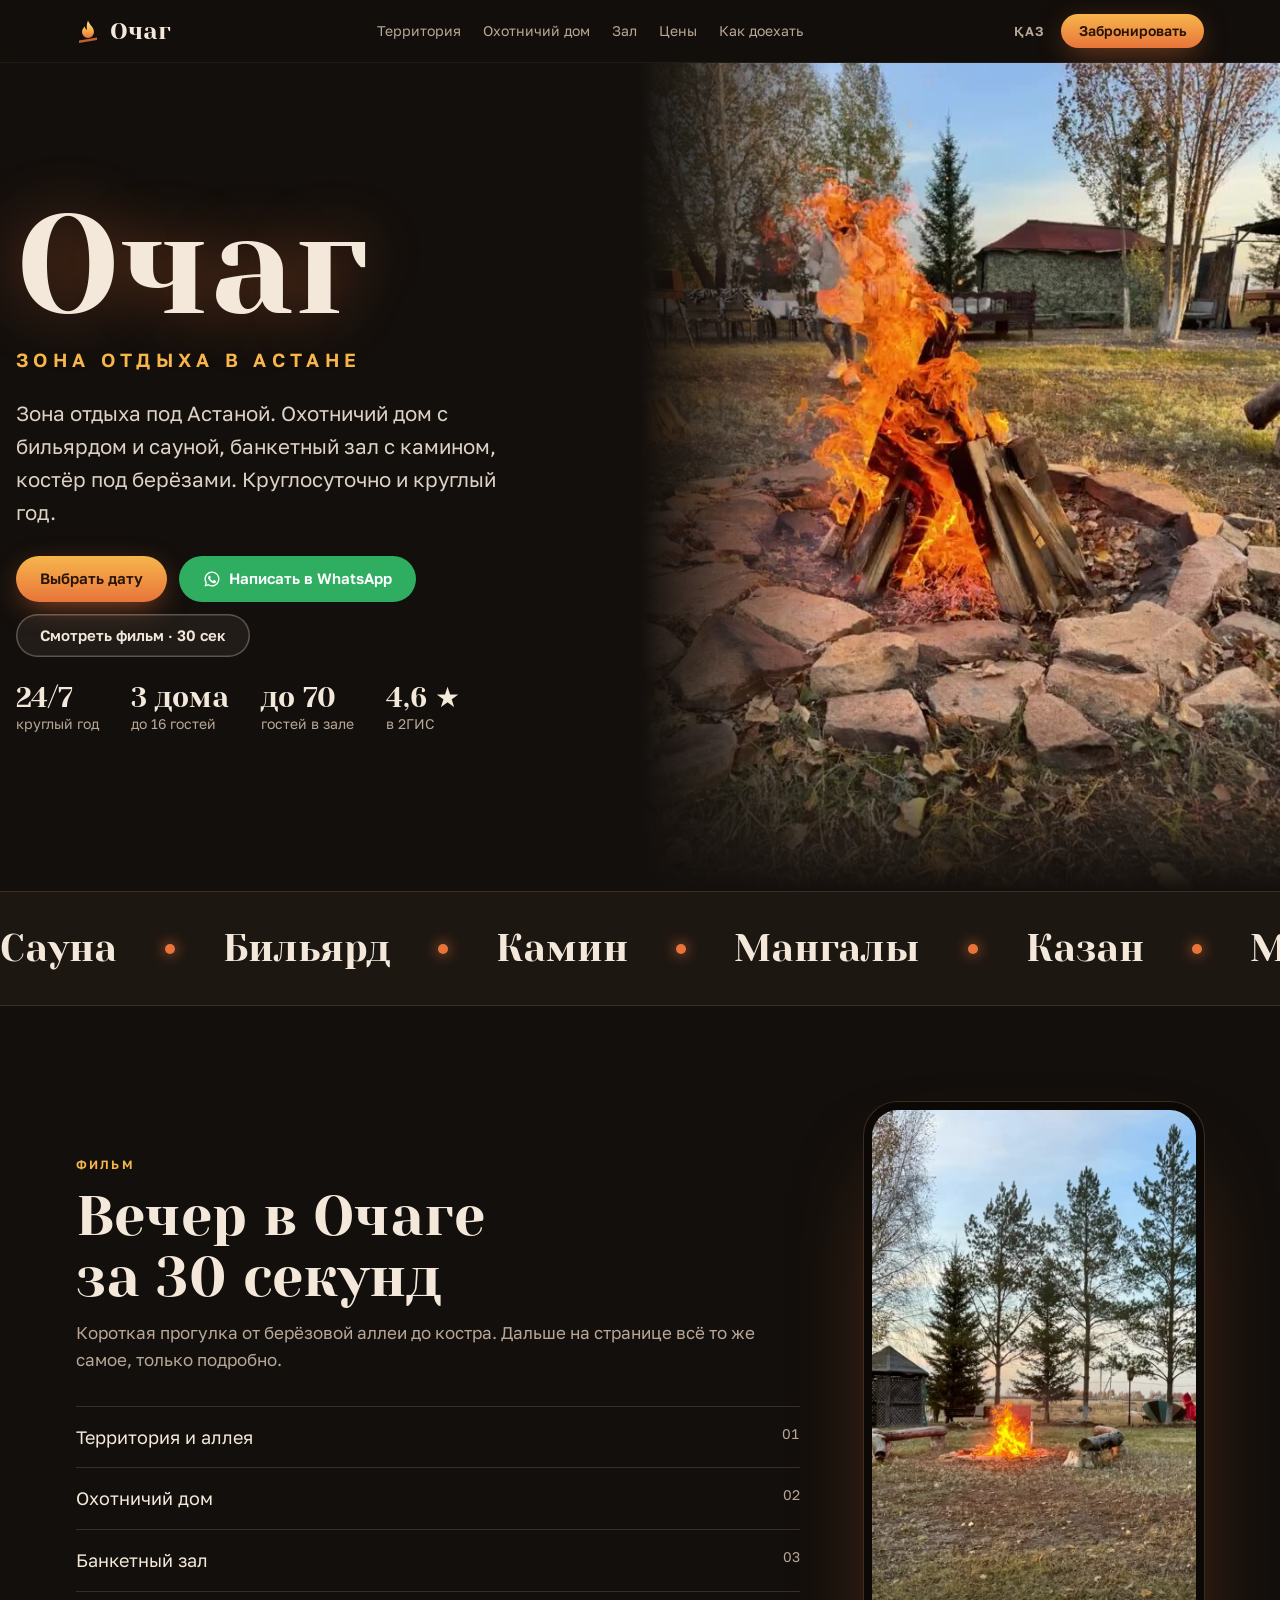
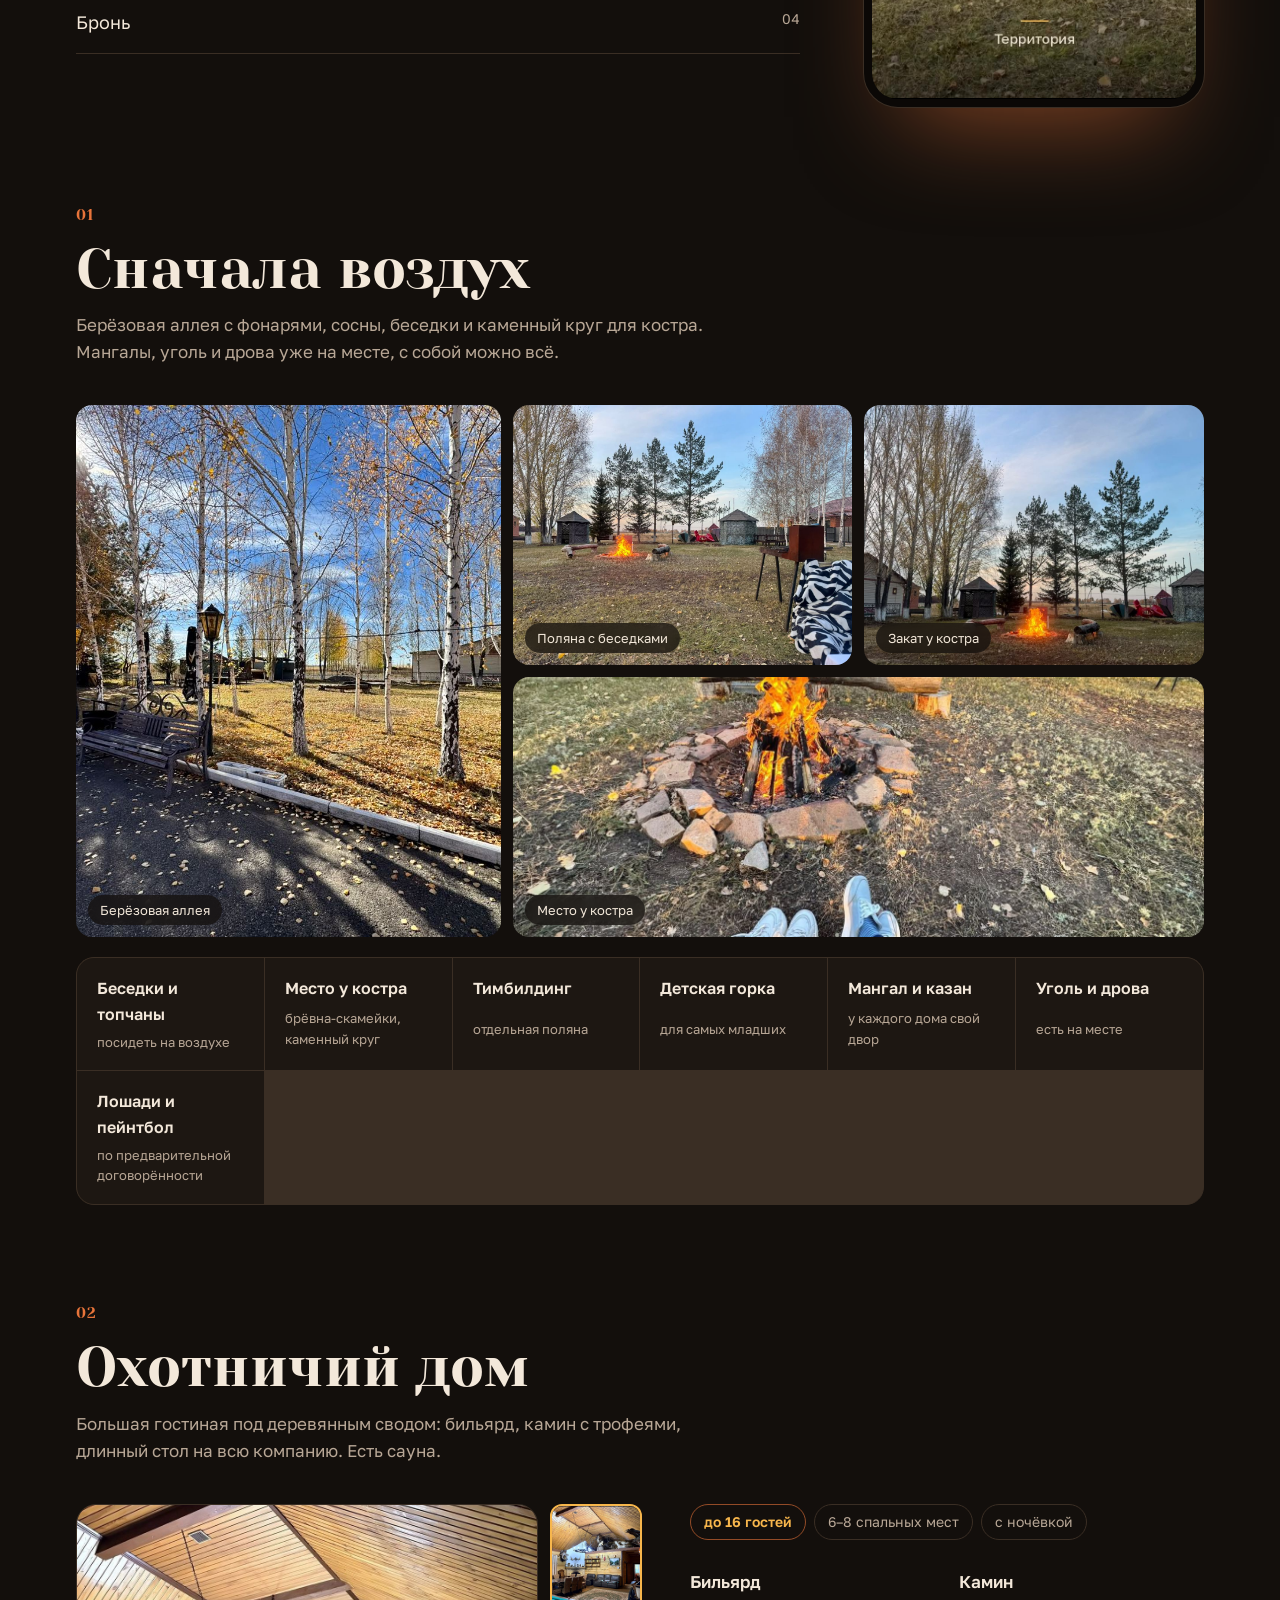
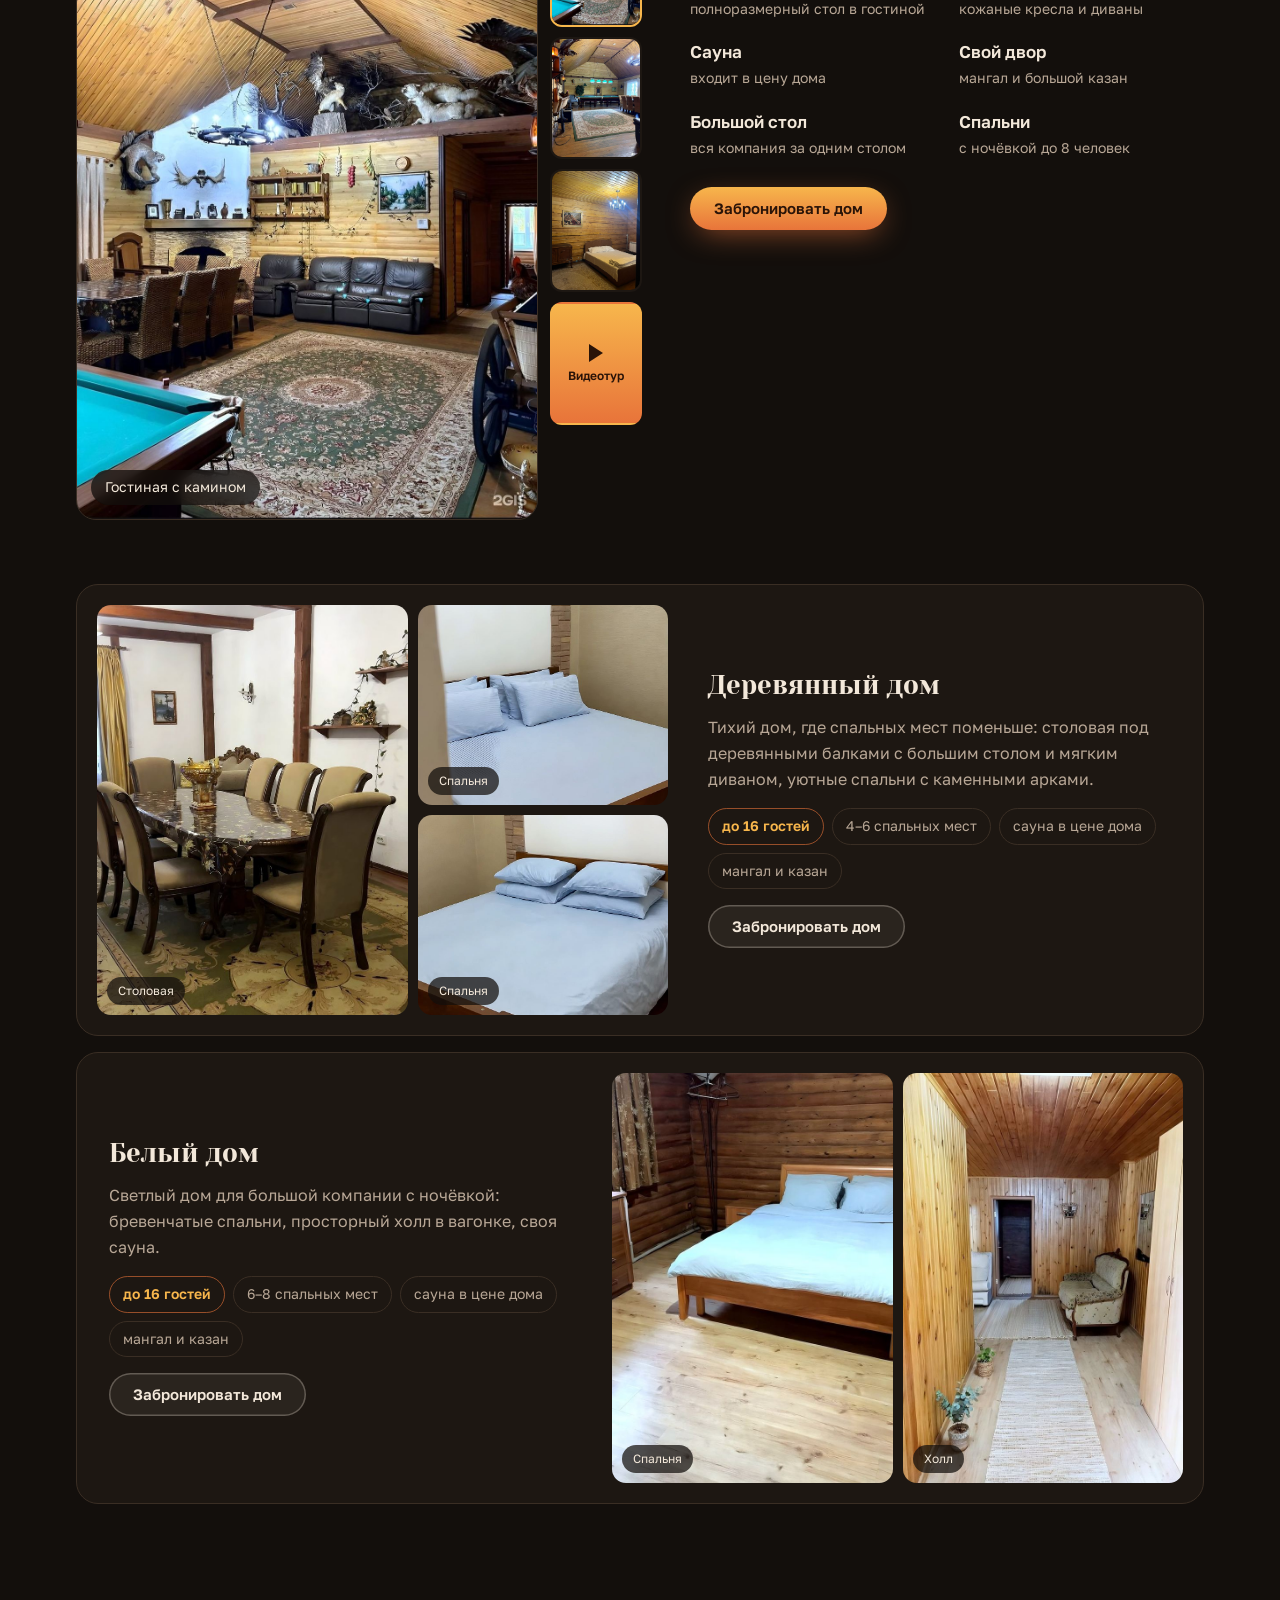
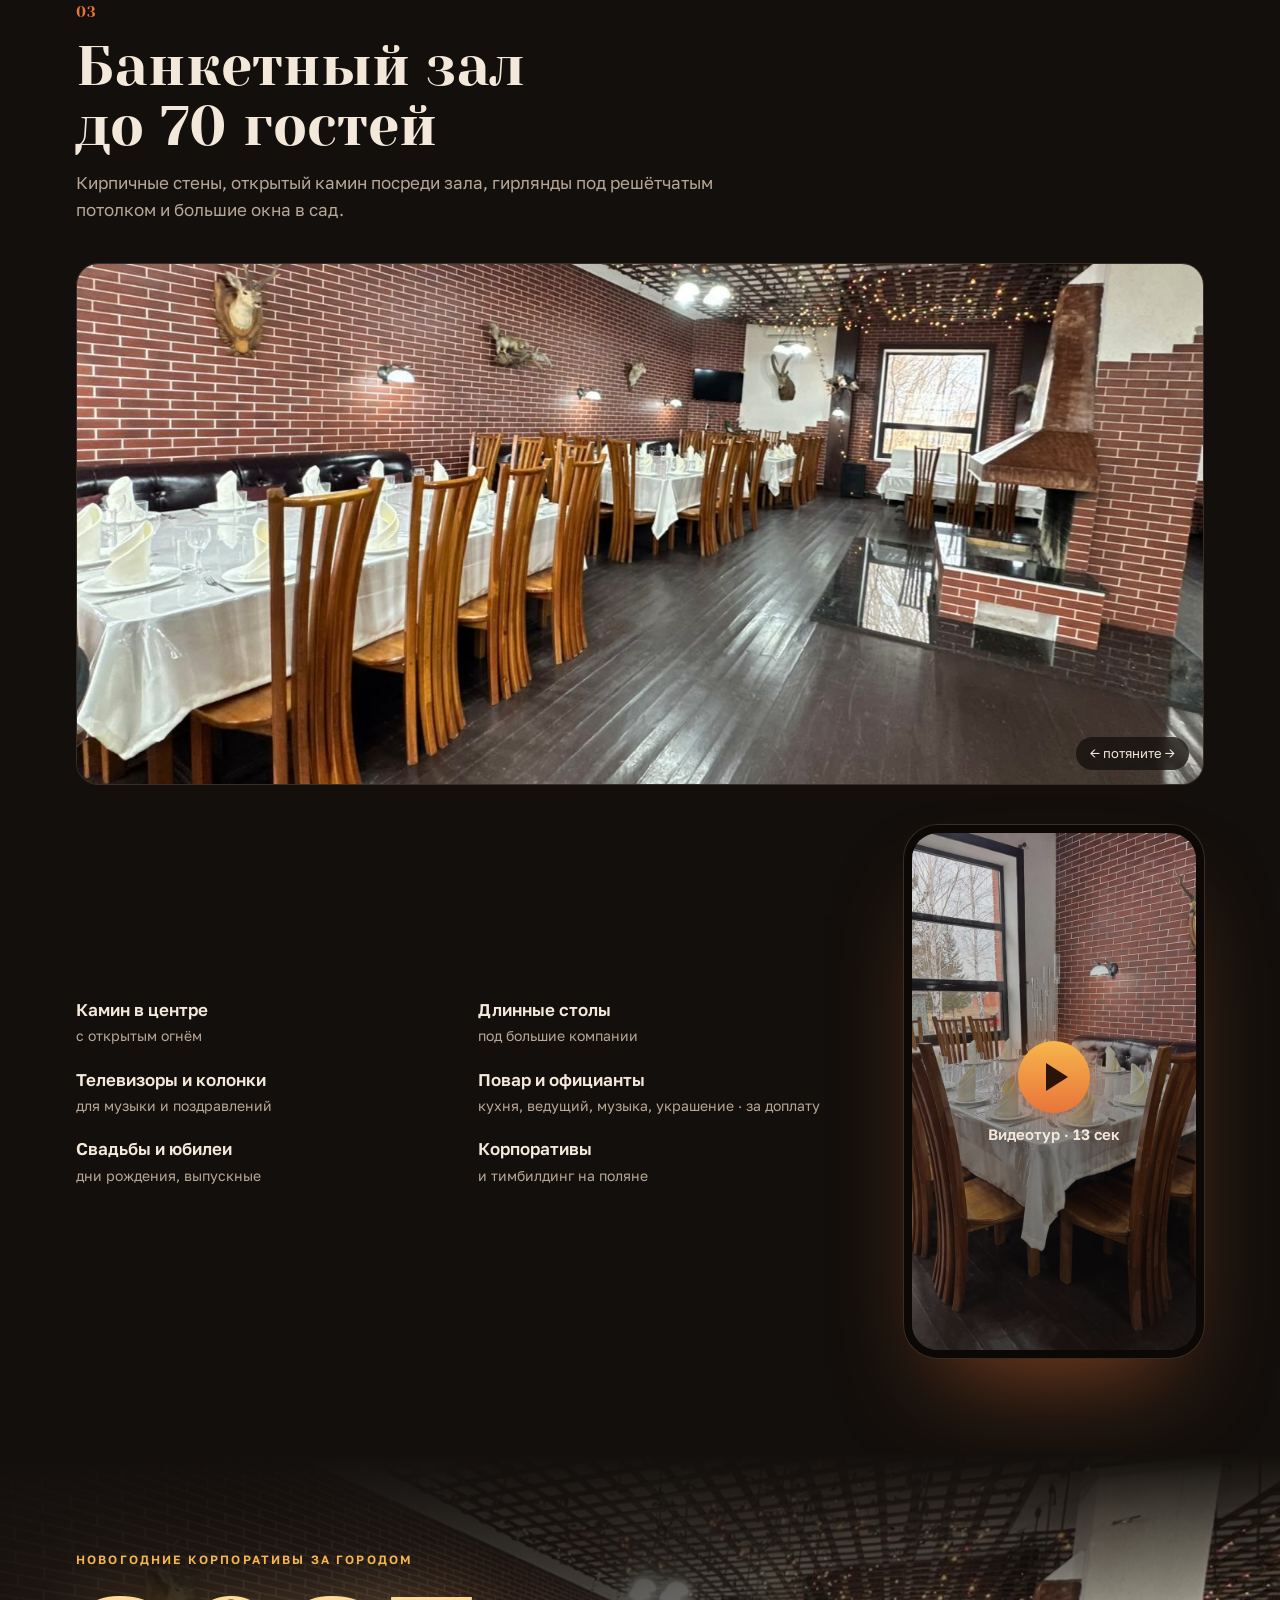
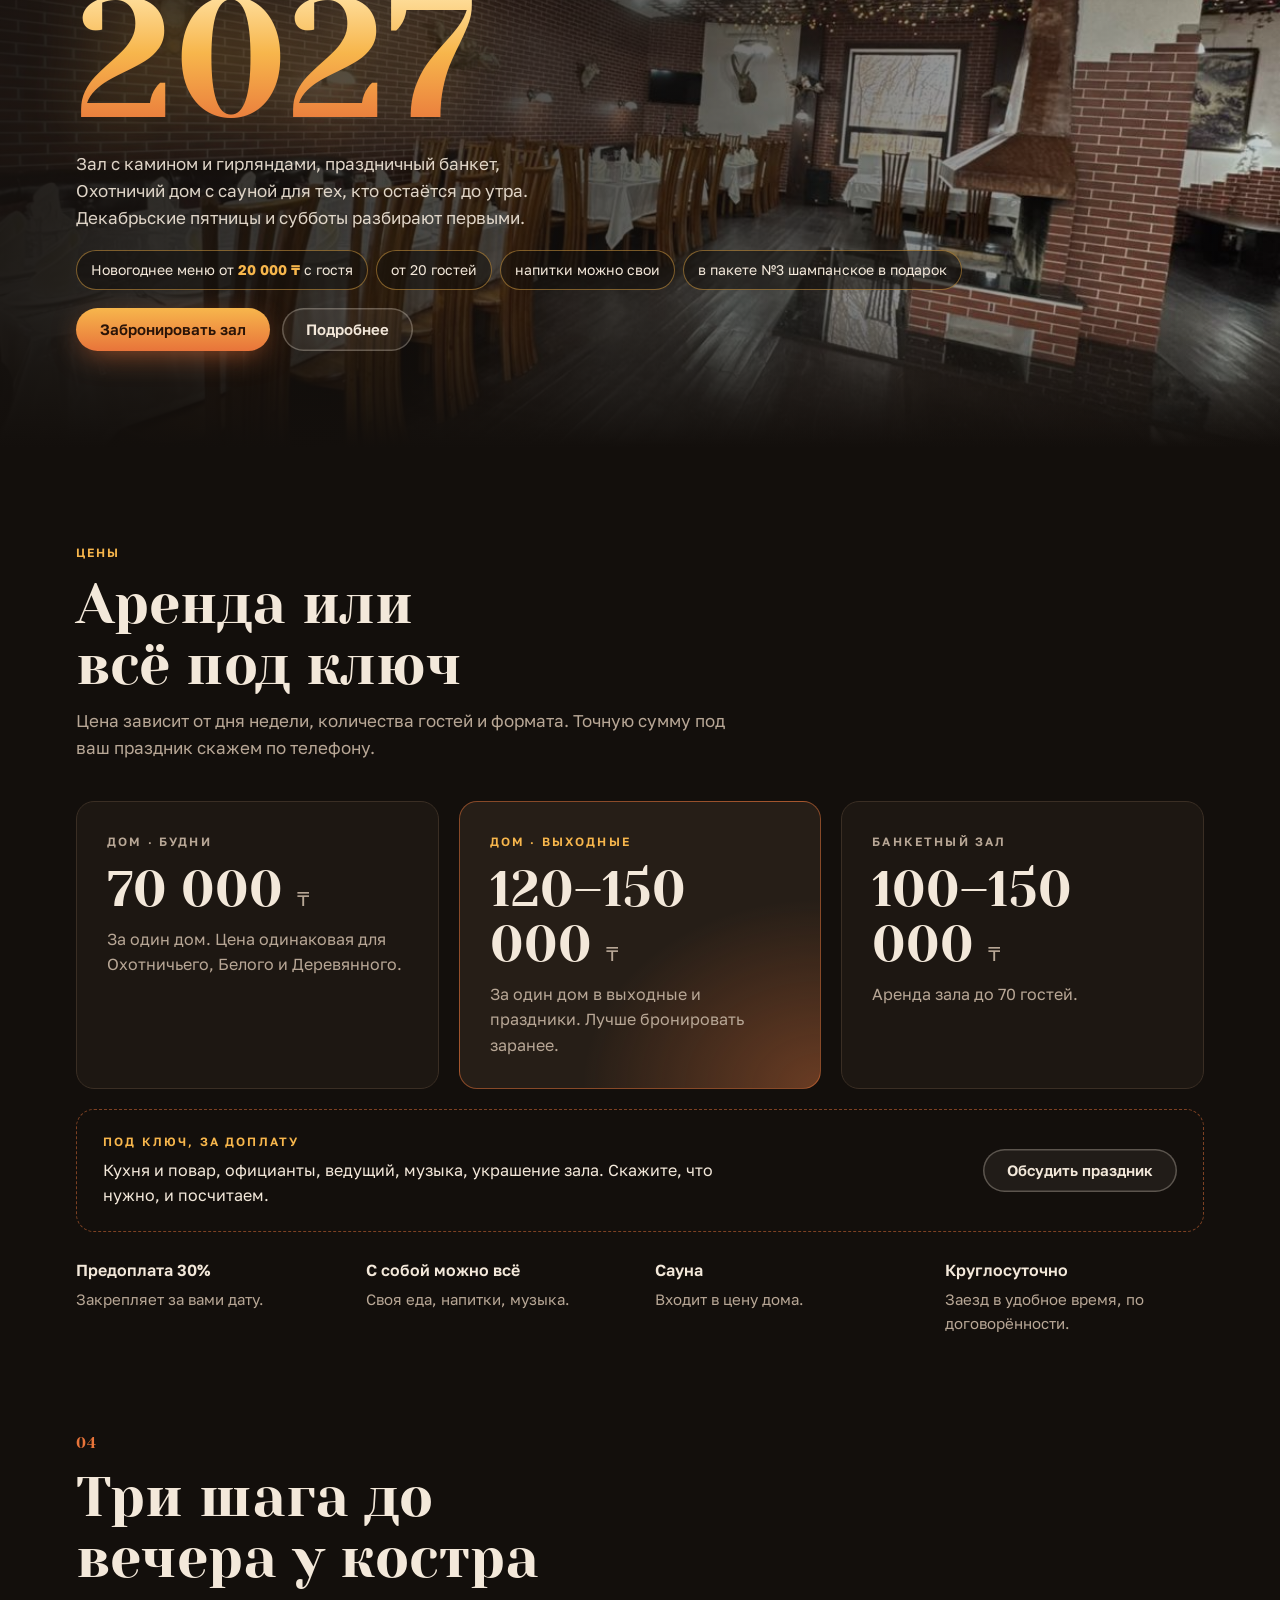
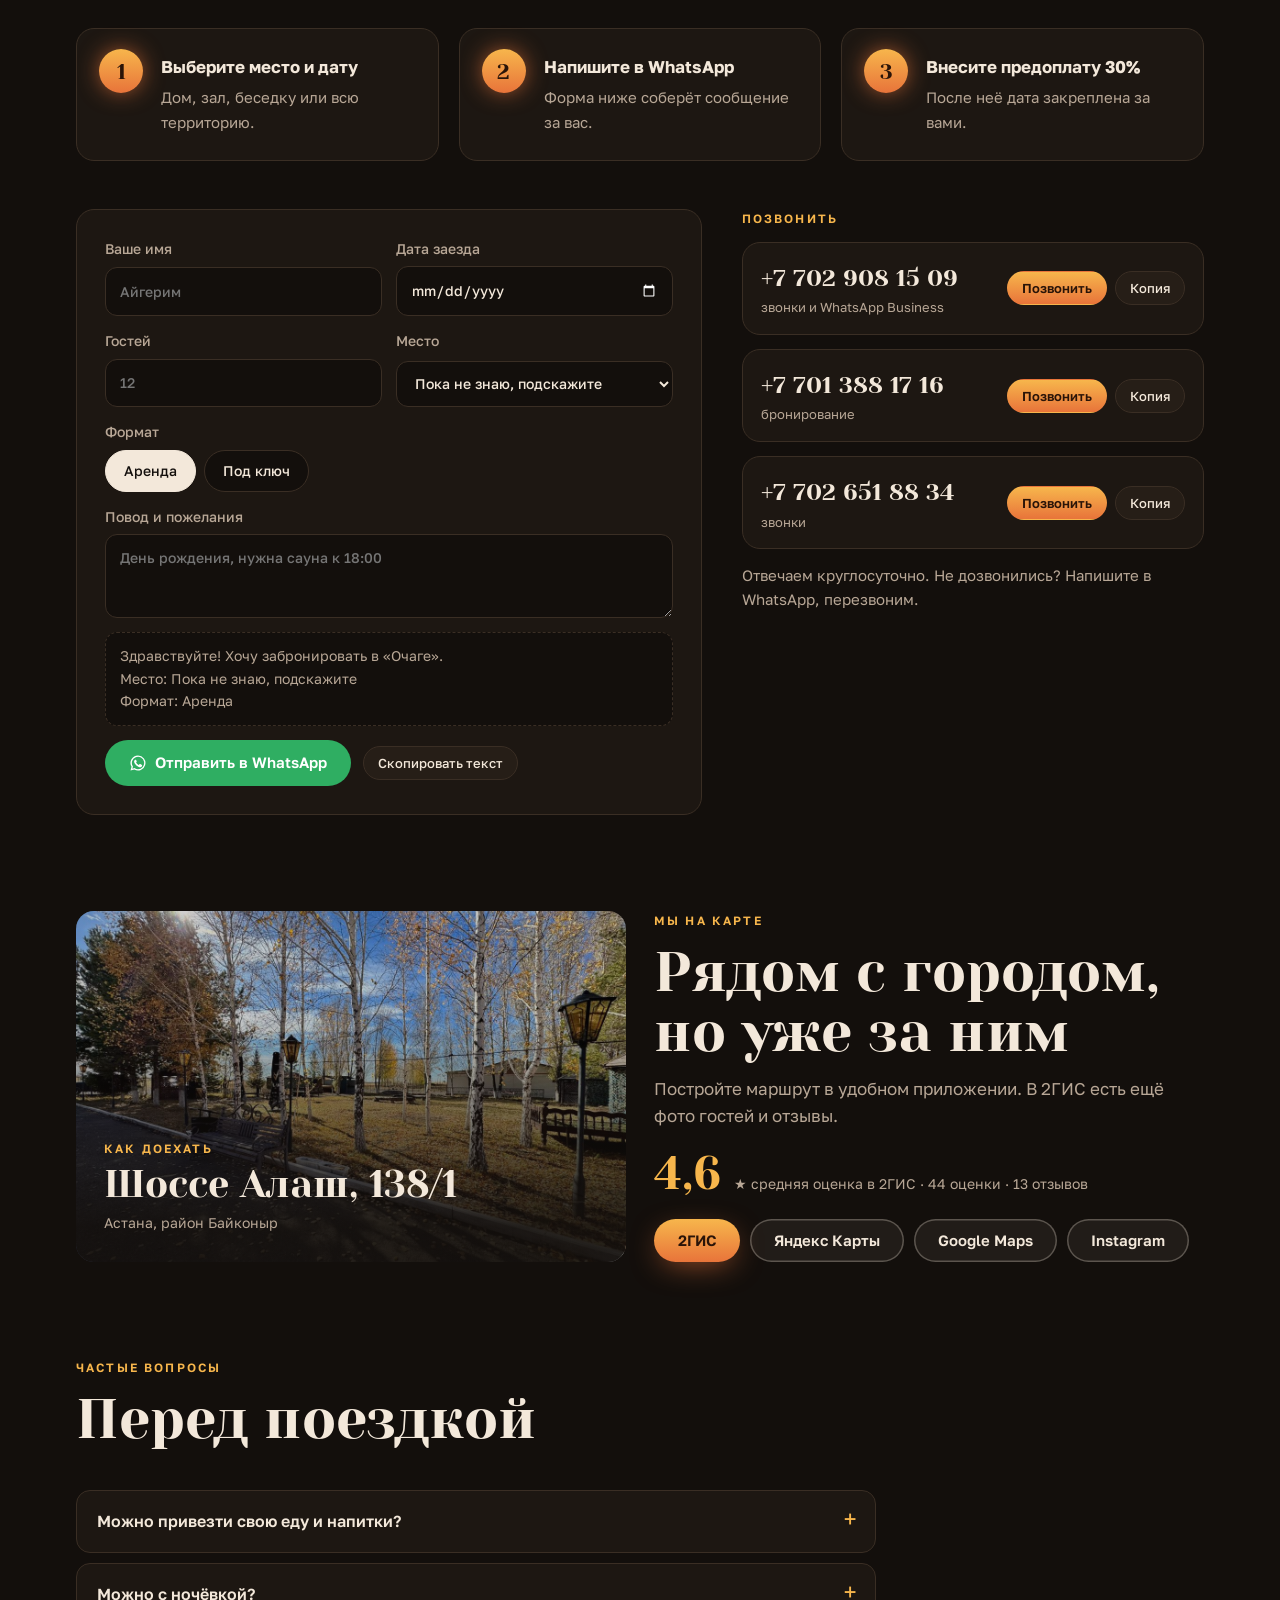
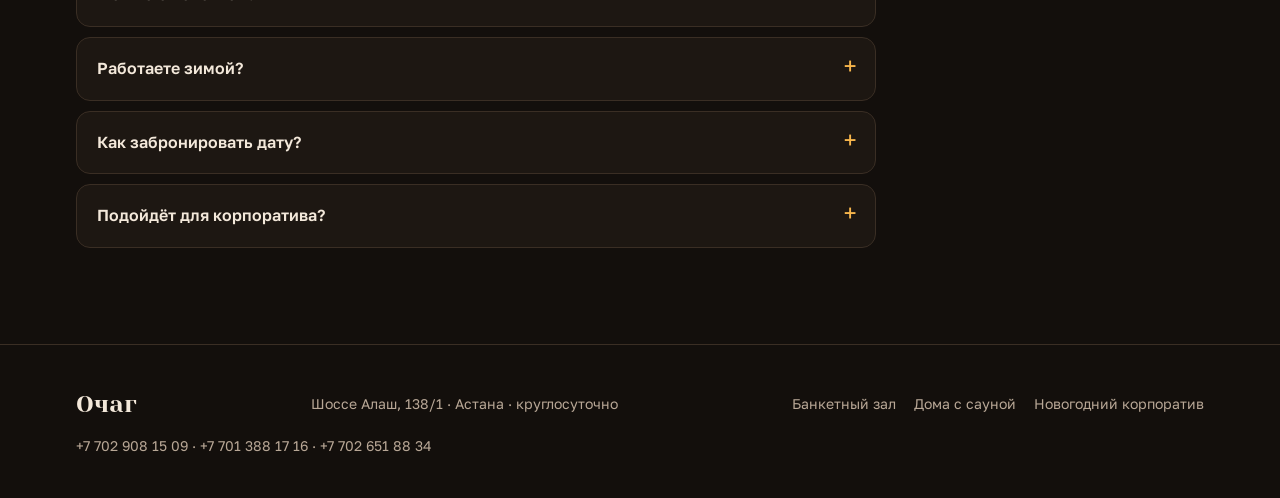
<file: index.html>
<!DOCTYPE html>
<html lang="ru">
<head>
<meta charset="utf-8">
<script>if(location.protocol==="http:"&&location.hostname.indexOf("ochag-astana.asia")>-1)location.replace("https://ochag-astana.asia"+location.pathname+location.search+location.hash);</script>
<meta name="viewport" content="width=device-width, initial-scale=1, viewport-fit=cover">
<style>
:root{padding-top:env(safe-area-inset-top,0px);padding-bottom:env(safe-area-inset-bottom,0px)}
body{margin:0}
img{max-width:100%}
[hidden]{display:none!important}
</style>
<title>Очаг — зона отдыха в Астане: дома, сауна, банкетный зал</title>
<link rel="icon" href="/favicon.svg" type="image/svg+xml">
<link rel="icon" href="/favicon.ico" sizes="32x32">
<link rel="apple-touch-icon" href="/apple-touch-icon.png">
<meta name="theme-color" content="#130F0C">
<meta name="claude:viewport-fit-sides" content="cover">
<meta name="description" content="Зона отдыха «Очаг» в Астане, шоссе Алаш 138/1: три дома посуточно от 70 000 ₸, сауна, бильярд, банкетный зал до 70 гостей, мангалы и казан. Той, корпоративы, дни рождения. Круглосуточно, круглый год.">
<link rel="canonical" href="https://ochag-astana.asia/">
<link rel="alternate" hreflang="ru" href="https://ochag-astana.asia/">
<link rel="alternate" hreflang="kk" href="https://ochag-astana.asia/kk/">
<link rel="alternate" hreflang="x-default" href="https://ochag-astana.asia/">
<meta property="og:type" content="website">
<meta property="og:url" content="https://ochag-astana.asia/">
<meta property="og:title" content="Очаг — зона отдыха в Астане">
<meta property="og:description" content="Три дома посуточно, сауна, бильярд, банкетный зал до 70 гостей. Шоссе Алаш 138/1. Круглосуточно.">
<meta property="og:image" content="https://ochag-astana.asia/img/og.jpg">
<meta property="og:image:width" content="1200">
<meta property="og:image:height" content="630">
<meta property="og:site_name" content="Очаг">
<meta name="twitter:card" content="summary_large_image">
<meta property="og:locale" content="ru_RU">
<script type="application/ld+json">{"@context":"https://schema.org","@type":"LodgingBusiness","name":"Очаг, зона отдыха","url":"https://ochag-astana.asia/","image":"https://ochag-astana.asia/img/og.jpg","description":"Зона отдыха в Астане: три дома посуточно, сауна, бильярд, банкетный зал до 70 гостей.","telephone":["+77029081509","+77013881716","+77026518834"],"address":{"@type":"PostalAddress","streetAddress":"шоссе Алаш, 138/1","addressLocality":"Астана","postalCode":"Z01C1K4","addressCountry":"KZ"},"geo":{"@type":"GeoCoordinates","latitude":51.248381,"longitude":71.586943},"openingHoursSpecification":{"@type":"OpeningHoursSpecification","dayOfWeek":["Monday","Tuesday","Wednesday","Thursday","Friday","Saturday","Sunday"],"opens":"00:00","closes":"23:59"},"priceRange":"70 000–150 000 ₸","sameAs":["https://www.instagram.com/zona_otdiha_astana/","https://2gis.kz/astana/firm/70000001032545258"]}</script>
<script type="application/ld+json">{"@context":"https://schema.org","@type":"FAQPage","mainEntity":[{"@type":"Question","name":"Можно привезти свою еду и напитки?","acceptedAnswer":{"@type":"Answer","text":"Да, с собой можно всё. Мангалы, уголь и дрова есть на месте."}},{"@type":"Question","name":"Можно с ночёвкой?","acceptedAnswer":{"@type":"Answer","text":"Да. В Охотничьем и Белом доме по 6–8 спальных мест, в Деревянном 4–6. Работаем круглосуточно."}},{"@type":"Question","name":"Работаете зимой?","acceptedAnswer":{"@type":"Answer","text":"Да, в любой сезон. Зимой особенно хороши сауна и место у костра."}},{"@type":"Question","name":"Как забронировать дату?","acceptedAnswer":{"@type":"Answer","text":"Напишите в WhatsApp или позвоните. Предоплата закрепляет дату за вами."}},{"@type":"Question","name":"Подойдёт для корпоратива?","acceptedAnswer":{"@type":"Answer","text":"Да. Банкетный зал вмещает до 70 гостей, есть поляна для тимбилдинга. Можно заказать мероприятие под ключ."}}]}</script>
<link rel="preconnect" href="https://fonts.googleapis.com">
<link rel="preconnect" href="https://fonts.gstatic.com" crossorigin>
<link rel="stylesheet" href="https://fonts.googleapis.com/css2?family=Yeseva+One&family=Golos+Text:wght@400;500;600&display=swap">
<style>
/* Сюжет: вечер в Очаге. Живой костёр → фильм 30 сек → территория → Охотничий дом → зал + Новый год → цены → бронь → дорога.
   Одна тёмная «костровая» гамма. */
:root{
  color-scheme:dark;
  --bg:#130F0C; --surface:#1D1712; --raise:#261E17;
  --fg:#F3E8DA; --muted:#B8A796; --line:#3A2E24;
  --ember:#E8743A; --flame:#F7B64C; --wa:#2FAE62;
  --display:"Yeseva One",Georgia,"Times New Roman",serif;
  --body:"Golos Text","Segoe UI",system-ui,-apple-system,sans-serif;
  --r:18px;
}
*{box-sizing:border-box}
html{scroll-behavior:smooth}
body{background:var(--bg);color:var(--fg);font-family:var(--body);font-size:16px;line-height:1.6}
.wrap{max-width:1160px;margin:0 auto;padding-left:max(16px,env(safe-area-inset-left,0px));padding-right:max(16px,env(safe-area-inset-right,0px))}
h1,h2,h3{font-family:var(--display);font-weight:400;text-wrap:balance;margin:0;line-height:1.08}
h2{font-size:clamp(32px,5vw,56px)}
h3{font-size:26px}
p{margin:0}
a{color:inherit}
.eyebrow{font-size:12px;letter-spacing:.18em;text-transform:uppercase;color:var(--flame);font-weight:600}
.chapter{font-family:var(--display);color:var(--ember);font-size:15px;letter-spacing:.06em}
section{padding-block:96px}
.sec-head{display:grid;gap:12px;margin-bottom:40px;max-width:680px}
.sec-head p{color:var(--muted);font-size:17px}

body::before{content:"";position:fixed;inset:0 0 auto;height:env(safe-area-inset-top,0px);z-index:10;background:var(--bg)}
.bar{position:sticky;top:env(safe-area-inset-top,0px);z-index:9;background:rgba(19,15,12,.74);backdrop-filter:blur(10px);-webkit-backdrop-filter:blur(10px);border-bottom:1px solid rgba(243,232,218,.06)}
.bar .wrap{display:flex;align-items:center;justify-content:space-between;gap:16px;padding-block:12px}
.logo{font-family:var(--display);font-size:24px;text-decoration:none;display:flex;align-items:center;gap:10px}
.logo svg{width:24px;height:24px}
.nav{display:flex;gap:22px;font-size:14px}
.nav a{text-decoration:none;color:var(--muted);transition:color .2s}
.nav a:hover{color:var(--fg)}
@media (max-width:900px){.bar .wrap{flex-wrap:wrap;row-gap:8px;padding-block:10px 0}.nav{order:3;width:100%;overflow-x:auto;white-space:nowrap;scrollbar-width:none;padding-bottom:10px;gap:20px}.nav::-webkit-scrollbar{display:none}.nav a{padding-block:4px}}

.bar-end{display:flex;align-items:center;gap:12px}
.lang{font-size:13px;font-weight:600;letter-spacing:.08em;color:var(--muted);text-decoration:none;padding:6px 4px}
.lang:hover{color:var(--fg)}
.pages{display:flex;flex-wrap:wrap;gap:6px 18px}
.btn{display:inline-flex;align-items:center;justify-content:center;gap:8px;border:0;border-radius:999px;padding:14px 24px;font:600 15px/1 var(--body);text-decoration:none;cursor:pointer;transition:transform .2s ease,box-shadow .2s ease,background .2s}
.btn:active{transform:translateY(1px)}
.btn:focus-visible,a:focus-visible,input:focus-visible,select:focus-visible,textarea:focus-visible,button:focus-visible,summary:focus-visible{outline:3px solid var(--flame);outline-offset:3px}
.btn-fire{background:linear-gradient(180deg,var(--flame),var(--ember));color:#2A1408;box-shadow:0 8px 30px -8px rgba(232,116,58,.7)}
.btn-fire:hover{box-shadow:0 10px 40px -6px rgba(247,182,76,.85);transform:translateY(-2px)}
.btn-wa{background:var(--wa);color:#fff}
.btn-ghost{background:rgba(243,232,218,.06);color:var(--fg);box-shadow:inset 0 0 0 1.5px rgba(243,232,218,.28)}
.btn-ghost:hover{background:rgba(243,232,218,.12)}
.btn-sm{padding:10px 18px;font-size:14px}

/* HERO — живой костёр */
.hero{position:relative;display:grid;grid-template-columns:minmax(0,1fr) minmax(0,1fr);min-height:clamp(620px,92svh,940px);padding-block:0;overflow:hidden;isolation:isolate}
.hero-media{position:relative;grid-column:2;grid-row:1;overflow:hidden;background:#2a1a0e}
.hero-media img,.hero-media video{position:absolute;inset:0;width:100%;height:100%;max-width:none;object-fit:cover;object-position:42% 55%}
.hero-media video{opacity:0;transition:opacity 1.2s ease}
.hero-media video.on{opacity:1}
.hero-media::after{content:"";position:absolute;inset:0;pointer-events:none;background:linear-gradient(90deg,var(--bg) 0,rgba(19,15,12,0) 30%),linear-gradient(0deg,var(--bg) 0,rgba(19,15,12,0) 22%)}
#embers{position:absolute;inset:0;width:100%;height:100%;pointer-events:none}
.hero .wrap{grid-column:1;grid-row:1;align-self:center;width:100%;max-width:640px;margin-left:auto;margin-right:0;display:grid;gap:26px;padding-block:80px 96px;position:relative;z-index:1}
.hero h1{font-size:clamp(72px,11vw,170px);line-height:.9;text-shadow:0 0 60px rgba(232,116,58,.45);animation:breathe 4s ease-in-out infinite}
@keyframes breathe{50%{text-shadow:0 0 90px rgba(247,182,76,.65)}}
.hero h1 .sub{display:block;margin-top:18px;font-family:var(--body);font-weight:600;font-size:clamp(14px,1.5vw,19px);line-height:1.3;letter-spacing:.28em;text-transform:uppercase;color:var(--flame);text-shadow:none}
.hero .tag{font-size:13px;letter-spacing:.32em;text-transform:uppercase;color:var(--flame)}
.hero .lead{font-size:clamp(17px,1.6vw,21px);max-width:38ch;opacity:.9}
.hero .ctas{display:flex;flex-wrap:wrap;gap:12px}
.facts{display:flex;flex-wrap:wrap;gap:12px 32px;font-size:14px;color:var(--muted)}
.facts b{font-family:var(--display);font-weight:400;font-size:28px;display:block;color:var(--fg);line-height:1.1}
@media (max-width:860px){
  .hero{grid-template-columns:1fr;min-height:0}
  .hero-media{grid-column:1;grid-row:1;height:68svh;min-height:420px}
  .hero-media::after{background:linear-gradient(0deg,var(--bg) 0,rgba(19,15,12,0) 32%),linear-gradient(180deg,rgba(19,15,12,.45),transparent 18%)}
  .hero .wrap{grid-column:1;grid-row:2;margin:-70px 0 0;max-width:none;padding-block:0 60px}
}

/* Marquee */
.marquee{padding-block:26px;border-block:1px solid var(--line);overflow:hidden;background:var(--surface)}
.marquee .track{display:flex;gap:48px;width:max-content;animation:slide 40s linear infinite;font-family:var(--display);font-size:clamp(24px,3.4vw,38px);white-space:nowrap}
.marquee span{display:inline-flex;align-items:center;gap:48px}
.marquee span::after{content:"";width:10px;height:10px;border-radius:50%;background:var(--ember);box-shadow:0 0 14px var(--ember)}
@keyframes slide{to{transform:translateX(-50%)}}

/* Film */
.film{display:grid;grid-template-columns:minmax(0,1fr) auto;gap:64px;align-items:center}
.phone{position:relative;width:min(340px,80vw);aspect-ratio:9/16;border-radius:34px;overflow:hidden;background:#000;border:8px solid #0b0806;box-shadow:0 0 0 1px var(--line),0 50px 100px -40px rgba(232,116,58,.55);justify-self:center}
.phone video{position:absolute;inset:0;width:100%;height:100%;object-fit:cover}
.toc{display:grid;gap:0;margin:0;padding:0;list-style:none;border-top:1px solid var(--line)}
.toc a{display:flex;justify-content:space-between;gap:16px;padding:16px 0;border-bottom:1px solid var(--line);text-decoration:none;font-size:18px;transition:color .2s,padding .3s}
.toc a:hover{color:var(--flame);padding-left:8px}
.toc a span{color:var(--muted);font-size:14px;font-variant-numeric:tabular-nums}
@media (max-width:860px){.film{grid-template-columns:1fr;gap:40px}}

/* Territory */
.terr{display:grid;grid-template-columns:1.25fr 1fr 1fr;grid-template-rows:260px 260px;gap:12px}
.terr figure{margin:0;position:relative;overflow:hidden;border-radius:16px;background:var(--surface)}
.terr img{width:100%;height:100%;object-fit:cover;display:block;transition:transform .8s ease}
.terr figure:hover img{transform:scale(1.05)}
.terr figcaption{position:absolute;left:12px;bottom:12px;font-size:13px;background:rgba(19,15,12,.72);padding:5px 12px;border-radius:999px;backdrop-filter:blur(6px)}
.terr .big{grid-row:span 2}
@media (max-width:760px){.terr{grid-template-columns:1fr 1fr;grid-template-rows:300px 180px 180px}.terr .big{grid-column:span 2;grid-row:auto}}
.amen{margin-top:20px;display:grid;grid-template-columns:repeat(auto-fit,minmax(min(100%,180px),1fr));gap:1px;background:var(--line);border:1px solid var(--line);border-radius:var(--r);overflow:hidden}
.amen div{background:var(--surface);padding:18px 20px;display:grid;gap:4px}
.amen b{font-weight:600}
.amen small{color:var(--muted);font-size:13px}

/* House showcase */
.house{display:grid;grid-template-columns:minmax(0,1.1fr) minmax(0,1fr);gap:48px;align-items:start}
@media (max-width:900px){.house{grid-template-columns:1fr;gap:32px}}
.viewer{display:grid;grid-template-columns:minmax(0,1fr) 92px;gap:12px}
.stage{position:relative;aspect-ratio:3/4;max-height:78svh;border-radius:20px;overflow:hidden;background:var(--surface);border:1px solid var(--line)}
.stage img,.stage video{position:absolute;inset:0;width:100%;height:100%;object-fit:cover}
.stage img{transition:opacity .45s ease}
.stage .label{position:absolute;left:14px;bottom:14px;background:rgba(19,15,12,.75);padding:6px 14px;border-radius:999px;font-size:14px;backdrop-filter:blur(6px)}
.thumbs{display:grid;gap:10px;align-content:start}
.thumbs button{padding:0;border:2px solid transparent;border-radius:12px;overflow:hidden;background:var(--surface);cursor:pointer;aspect-ratio:3/4;transition:border-color .2s,transform .2s}
.thumbs button:hover{transform:translateY(-2px)}
.thumbs button[aria-pressed="true"]{border-color:var(--flame)}
.thumbs img{width:100%;height:100%;object-fit:cover;display:block}
.thumbs .play{display:grid;place-items:center;background:linear-gradient(180deg,var(--flame),var(--ember));color:#2A1408;font:600 12px var(--body);text-align:center;padding:6px}
.thumbs .play i{display:block;width:0;height:0;margin:0 auto 6px;border-left:14px solid #2A1408;border-top:9px solid transparent;border-bottom:9px solid transparent}
@media (max-width:540px){.viewer{grid-template-columns:1fr}.thumbs{grid-template-columns:repeat(6,1fr)}.thumbs button{aspect-ratio:1}.thumbs .play{font-size:0}.thumbs .play i{margin:0 auto}}
.specs{display:flex;flex-wrap:wrap;gap:8px}
.chip{font-size:14px;border:1px solid var(--line);border-radius:999px;padding:6px 13px;color:var(--muted)}
.chip.strong{border-color:rgba(232,116,58,.6);color:var(--flame);font-weight:600}
.feat{display:grid;grid-template-columns:1fr 1fr;gap:18px 24px;margin:0;padding:0;list-style:none}
.feat li{display:grid;gap:2px}
.feat b{font-weight:600;font-size:17px}
.feat span{color:var(--muted);font-size:14px}
@media (max-width:480px){.feat{grid-template-columns:1fr}}
.wood{margin-top:64px;display:grid;grid-template-columns:minmax(0,1.2fr) minmax(0,1fr);gap:40px;align-items:center;border:1px solid var(--line);border-radius:22px;padding:20px;background:var(--surface)}
.wood-pics{display:grid;grid-template-columns:1.25fr 1fr;grid-template-rows:200px 200px;gap:10px}
.wood-pics figure{margin:0;position:relative;overflow:hidden;border-radius:14px;background:var(--raise)}
.wood-pics img{width:100%;height:100%;object-fit:cover;display:block;transition:transform .8s ease}
.wood-pics figure:hover img{transform:scale(1.05)}
.wood-pics .wp-main{grid-row:span 2}
.wood-pics .wp-main img{object-position:center 25%}
.wood-pics figcaption{position:absolute;left:10px;bottom:10px;font-size:12px;background:rgba(19,15,12,.72);padding:4px 11px;border-radius:999px}
.wood.white{margin-top:16px;grid-template-columns:minmax(0,1fr) minmax(0,1.2fr)}
.wood-pics.two{grid-template-columns:1fr 1fr;grid-template-rows:410px}
.wood.white .wood-txt{padding:8px 0 8px 12px}
@media (max-width:860px){.wood.white{grid-template-columns:1fr}.wood.white .wood-pics{order:-1}.wood-pics.two{grid-template-rows:320px}.wood.white .wood-txt{padding:4px}}
.wood-txt{display:grid;gap:16px;padding:8px 12px 8px 0}
.wood-txt p{color:var(--muted)}
@media (max-width:860px){.wood{grid-template-columns:1fr;padding:14px}.wood-pics{grid-template-rows:180px 180px}.wood-txt{padding:4px}}
.others{margin-top:16px;display:grid;grid-template-columns:repeat(auto-fit,minmax(min(100%,320px),1fr));gap:16px}
.other{border:1px solid var(--line);border-radius:var(--r);padding:24px;background:var(--surface);display:grid;gap:12px}
.other p{color:var(--muted);font-size:15px}

/* Hall */
.pano{position:relative;border-radius:22px;overflow:hidden;border:1px solid var(--line);background:var(--surface)}
.pano-track{overflow-x:auto;overflow-y:hidden;scrollbar-width:none;cursor:grab;touch-action:pan-x pan-y}
.pano-track::-webkit-scrollbar{display:none}
.pano-track img{display:block;height:clamp(300px,42vw,520px);width:auto;max-width:none;user-select:none;-webkit-user-drag:none}
.pano .hint{position:absolute;right:14px;bottom:14px;background:rgba(19,15,12,.75);padding:6px 14px;border-radius:999px;font-size:13px;color:var(--fg);pointer-events:none;backdrop-filter:blur(6px)}
.hall-grid{margin-top:40px;display:grid;grid-template-columns:minmax(0,1fr) auto;gap:48px;align-items:center}
.hall-grid .phone{width:min(300px,78vw)}
@media (max-width:860px){.hall-grid{grid-template-columns:1fr}}
.play-btn{position:absolute;inset:0;display:grid;place-items:center;background:linear-gradient(0deg,rgba(19,15,12,.55),rgba(19,15,12,.05));border:0;cursor:pointer;color:var(--fg);font:600 15px var(--body)}
.play-btn span{display:grid;justify-items:center;gap:12px}
.play-btn i{width:72px;height:72px;border-radius:50%;display:grid;place-items:center;background:linear-gradient(180deg,var(--flame),var(--ember));box-shadow:0 0 40px -6px var(--ember)}
.play-btn i::before{content:"";margin-left:6px;border-left:22px solid #2A1408;border-top:14px solid transparent;border-bottom:14px solid transparent}

.ny{position:relative;overflow:hidden;padding-block:0;min-height:520px;display:grid;align-items:center;isolation:isolate;margin-top:96px}
.ny .bg{position:absolute;inset:0;width:100%;height:100%;max-width:none;object-fit:cover;z-index:-2}
.ny::after{content:"";position:absolute;inset:0;z-index:-1;background:linear-gradient(90deg,rgba(19,15,12,.94) 0,rgba(19,15,12,.7) 45%,rgba(19,15,12,.2)),linear-gradient(0deg,var(--bg),transparent 25%),linear-gradient(180deg,var(--bg),transparent 25%)}
.ny .wrap{width:100%;display:grid;gap:18px;padding-block:96px}
.ny .yr{font-family:var(--display);font-size:clamp(84px,14vw,170px);line-height:.85;background:linear-gradient(180deg,#FFE3A6,var(--flame) 45%,var(--ember));-webkit-background-clip:text;background-clip:text;color:transparent;filter:drop-shadow(0 0 30px rgba(247,182,76,.35))}
.ny p{opacity:.9;max-width:46ch;font-size:17px}
.ny-chips{list-style:none;margin:0;padding:0;display:flex;flex-wrap:wrap;gap:8px}.ny-chips li{padding:8px 14px;border:1px solid rgba(247,182,76,.45);border-radius:999px;font-size:14px;background:rgba(19,15,12,.55)}.ny-chips b{color:var(--flame)}
@media (max-width:760px){.ny::after{background:linear-gradient(0deg,rgba(19,15,12,.95) 0,rgba(19,15,12,.82) 60%,rgba(19,15,12,.5)),linear-gradient(180deg,var(--bg),transparent 20%)}}

/* Prices */
.prices{display:grid;grid-template-columns:repeat(auto-fit,minmax(min(100%,300px),1fr));gap:20px}
.price{border-radius:var(--r);padding:30px;display:grid;gap:10px;align-content:start;border:1px solid var(--line);background:var(--surface)}
.price.hot{background:radial-gradient(120% 120% at 100% 100%,rgba(232,116,58,.35),transparent 55%),var(--raise);border-color:rgba(232,116,58,.5)}
.price .num{font-family:var(--display);font-size:clamp(36px,4.6vw,50px);font-variant-numeric:tabular-nums;line-height:1.1}
.price .num small{font-family:var(--body);font-size:.4em;color:var(--muted)}
.price p{color:var(--muted)}
.extra{margin-top:20px;display:flex;flex-wrap:wrap;gap:16px 32px;align-items:center;justify-content:space-between;border:1px dashed rgba(232,116,58,.5);border-radius:var(--r);padding:22px 26px}
.extra div{display:grid;gap:6px;max-width:640px}
.notes{margin-top:26px;display:grid;grid-template-columns:repeat(auto-fit,minmax(min(100%,240px),1fr));gap:16px 30px}
.notes div{display:grid;gap:4px;align-content:start}
.notes b{font-weight:600}
.notes span{color:var(--muted);font-size:15px}

/* Booking */
.steps{display:grid;grid-template-columns:repeat(3,1fr);gap:20px;margin-bottom:48px;counter-reset:s}
@media (max-width:760px){.steps{grid-template-columns:1fr}}
.step{position:relative;padding:24px 24px 24px 84px;border-radius:var(--r);background:var(--surface);border:1px solid var(--line);counter-increment:s;min-height:110px}
.step::before{content:counter(s);position:absolute;left:22px;top:20px;width:44px;height:44px;border-radius:50%;display:grid;place-items:center;font-family:var(--display);font-size:22px;color:#2A1408;background:linear-gradient(180deg,var(--flame),var(--ember));box-shadow:0 0 24px -4px var(--ember)}
.step b{display:block;font-size:17px;margin-bottom:4px}
.step span{color:var(--muted);font-size:15px}
.book-grid{display:grid;grid-template-columns:1.15fr .85fr;gap:40px;align-items:start}
@media (max-width:900px){.book-grid{grid-template-columns:1fr}}
.card{background:var(--surface);border:1px solid var(--line);border-radius:var(--r);padding:28px}
form{display:grid;grid-template-columns:minmax(0,1fr) minmax(0,1fr);gap:14px}
form .full{grid-column:1/-1}
@media (max-width:540px){form{grid-template-columns:minmax(0,1fr)}.card{padding:20px}}
label{display:grid;min-width:0;gap:6px;font-size:14px;font-weight:500;color:var(--muted)}
input,select,textarea{font:inherit;color:var(--fg);background:var(--bg);border:1px solid var(--line);border-radius:12px;padding:12px 14px;width:100%;min-width:0}
input:focus,select:focus,textarea:focus{border-color:var(--ember)}
textarea{resize:vertical;min-height:84px}
input[type=date]{-webkit-appearance:none;appearance:none;min-height:46px}
.seg{display:flex;gap:8px;flex-wrap:wrap}
.seg input{position:absolute;opacity:0;pointer-events:none;width:1px;height:1px;padding:0;margin:0}
.seg label{display:inline-flex;cursor:pointer;border:1px solid var(--line);border-radius:999px;padding:9px 18px;font-size:14px;background:var(--bg);color:var(--fg)}
.seg input:checked+label{background:var(--fg);color:var(--bg);border-color:var(--fg)}
.seg input:focus-visible+label{outline:3px solid var(--flame);outline-offset:2px}
.preview{grid-column:1/-1;font-size:14px;color:var(--muted);background:var(--bg);border:1px dashed var(--line);border-radius:12px;padding:12px 14px;white-space:pre-wrap;min-width:0;overflow-wrap:anywhere}
.contacts{display:grid;gap:14px}
.tel{display:flex;align-items:center;justify-content:space-between;gap:12px;border:1px solid var(--line);border-radius:var(--r);padding:16px 18px;background:var(--surface)}
@media (max-width:540px){.tel{flex-wrap:wrap}}
.tel .n{white-space:nowrap;text-decoration:none;font-family:var(--display);font-size:clamp(20px,2.6vw,24px);font-variant-numeric:tabular-nums;user-select:all}
.tel small{display:block;color:var(--muted);font-size:13px}
.copy{border:1px solid var(--line);background:var(--raise);color:var(--fg);border-radius:999px;padding:8px 14px;font:500 13px var(--body);cursor:pointer;flex:none}
.copy:hover{border-color:var(--ember)}

/* Where */
.where{display:grid;grid-template-columns:1fr 1fr;gap:28px;align-items:stretch}
@media (max-width:900px){.where{grid-template-columns:1fr}}
.mapcard{position:relative;border-radius:var(--r);overflow:hidden;min-height:340px;display:grid;align-content:end;padding:28px;gap:6px;isolation:isolate}
.mapcard img{position:absolute;inset:0;width:100%;height:100%;object-fit:cover;z-index:-2}
.mapcard::after{content:"";position:absolute;inset:0;z-index:-1;background:linear-gradient(0deg,rgba(19,15,12,.92) 10%,rgba(19,15,12,.2) 70%)}
.addr{font-family:var(--display);font-size:clamp(28px,3.6vw,38px);line-height:1.1}
.where-info{display:grid;gap:22px;align-content:center}
.links{display:flex;flex-wrap:wrap;gap:10px}
.rating{display:flex;align-items:baseline;gap:12px;flex-wrap:wrap}
.rating b{font-family:var(--display);font-size:46px;font-weight:400;color:var(--flame);line-height:1}
.rating span{color:var(--muted);font-size:14px}

.faq{display:grid;gap:10px;max-width:800px}
details{border:1px solid var(--line);border-radius:14px;background:var(--surface);padding:0 20px}
details[open]{border-color:rgba(232,116,58,.45)}
summary{cursor:pointer;padding:18px 0;font-weight:600;list-style:none;display:flex;justify-content:space-between;gap:12px}
summary::-webkit-details-marker{display:none}
summary::after{content:"+";font-family:var(--display);font-size:22px;line-height:1;color:var(--flame);transition:transform .3s}
details[open] summary::after{transform:rotate(45deg)}
details p{padding:0 0 18px;color:var(--muted)}

footer{border-top:1px solid var(--line);padding-block:40px;font-size:14px;color:var(--muted)}
footer .wrap{display:flex;flex-wrap:wrap;gap:12px 32px;justify-content:space-between;align-items:center}
footer .logo{color:var(--fg)}
footer a{text-decoration:none;white-space:nowrap}
.tel-row{display:flex;gap:8px;flex:none}
.copy.call{background:linear-gradient(180deg,var(--flame),var(--ember));color:#2A1408;border-color:transparent;text-decoration:none;font-weight:600}
.fab{position:fixed;right:calc(16px + env(safe-area-inset-right,0px));bottom:calc(16px + env(safe-area-inset-bottom,0px));z-index:8;box-shadow:0 10px 30px rgba(0,0,0,.45)}
@media (min-width:901px){.fab{display:none}}
@media (max-width:900px){footer{padding-bottom:96px}}
.toast{position:fixed;left:50%;bottom:calc(24px + env(safe-area-inset-bottom,0px));transform:translateX(-50%);background:var(--fg);color:var(--bg);padding:10px 18px;border-radius:999px;font-size:14px;z-index:20}

@media (prefers-reduced-motion:no-preference){
  @supports (animation-timeline: view()){
    .reveal{animation:rise linear both;animation-timeline:view();animation-range:entry 0% cover 26%}
    @keyframes rise{from{opacity:.3;transform:translateY(46px) scale(.985)}to{opacity:1;transform:none}}
    .terr figure{animation:lift linear both;animation-timeline:view();animation-range:entry 0% cover 30%}
    @keyframes lift{from{opacity:.35;transform:perspective(900px) rotateX(12deg) translateY(36px)}to{opacity:1;transform:none}}
  }
}
@media (prefers-reduced-motion:reduce){
  html{scroll-behavior:auto}
  .marquee .track,.hero h1{animation:none}
}
</style>
<!-- Yandex.Metrika counter -->
<script>
window.__YM=114222479;
(function(m,e,t,r,i,k,a){m[i]=m[i]||function(){(m[i].a=m[i].a||[]).push(arguments)};m[i].l=1*new Date();for(var j=0;j<document.scripts.length;j++){if(document.scripts[j].src===r){return;}}k=e.createElement(t),a=e.getElementsByTagName(t)[0],k.async=1,k.src=r,a.parentNode.insertBefore(k,a)})(window,document,"script","https://mc.yandex.ru/metrika/tag.js","ym");
ym(114222479,"init",{clickmap:true,trackLinks:true,accurateTrackBounce:true,webvisor:true});
</script>
<noscript><div><img src="https://mc.yandex.ru/watch/114222479" style="position:absolute;left:-9999px" alt=""></div></noscript>
<!-- /Yandex.Metrika counter -->
</head>
<body>


<header class="bar">
  <div class="wrap">
    <a class="logo" href="#top" aria-label="Очаг, наверх">
      <svg viewBox="0 0 24 24" aria-hidden="true"><defs><linearGradient id="lg" x1="0" y1="0" x2="0" y2="1"><stop offset="0" stop-color="#FFE3A6"/><stop offset=".5" stop-color="#F7B64C"/><stop offset="1" stop-color="#E8743A"/></linearGradient></defs><path fill="url(#lg)" d="M12 1.5c1.2 4.3 6 6.2 6 11.6A6 6 0 0 1 12 19a6 6 0 0 1-6-5.9c0-2.8 1.5-4.3 2.7-5.6.3 2 1.3 3 2.3 3.3C10.6 8 10.6 4.8 12 1.5Z"/><path fill="#E8743A" d="M3 21.5 21 18.5V21L3 24z" opacity=".8"/></svg>
      Очаг
    </a>
    <nav class="nav" aria-label="Разделы">
      <a href="#territory">Территория</a>
      <a href="#hunt">Охотничий дом</a>
      <a href="#hall">Зал</a>
      <a href="#prices">Цены</a>
      <a href="#where">Как доехать</a>
    </nav>
    <div class="bar-end"><a class="lang" href="/kk/" lang="kk" hreflang="kk">ҚАЗ</a><a class="btn btn-fire btn-sm" href="#book">Забронировать</a></div>
  </div>
</header>

<main id="top">
  <section class="hero">
    <div class="hero-media" id="hero-media">
      <img src="img/fire-hero.jpg" data-cms-img="hero_fire" alt="Костёр в каменном круге на территории «Очага»">
      <video id="hero-video" muted loop playsinline preload="auto" aria-hidden="true"><source src="img/fire-hero.mp4" type="video/mp4"></video>
      <canvas id="embers" aria-hidden="true"></canvas>
    </div>
    <div class="wrap">
      <h1>Очаг<span class="sub">зона отдыха в Астане</span></h1>
      <p class="lead">Зона отдыха под Астаной. Охотничий дом с бильярдом и сауной, банкетный зал с камином, костёр под берёзами. Круглосуточно и круглый год.</p>
      <div class="ctas">
        <a class="btn btn-fire" href="#book">Выбрать дату</a>
        <a class="btn btn-wa" data-wa="Здравствуйте! Хочу узнать про отдых в «Очаге»." data-goal="whatsapp" href="https://wa.me/77029081509?text=%D0%97%D0%B4%D1%80%D0%B0%D0%B2%D1%81%D1%82%D0%B2%D1%83%D0%B9%D1%82%D0%B5%21%20%D0%A5%D0%BE%D1%87%D1%83%20%D1%83%D0%B7%D0%BD%D0%B0%D1%82%D1%8C%20%D0%BF%D1%80%D0%BE%20%D0%BE%D1%82%D0%B4%D1%8B%D1%85%20%D0%B2%20%C2%AB%D0%9E%D1%87%D0%B0%D0%B3%D0%B5%C2%BB." target="_blank" rel="noopener"><svg width="18" height="18" viewBox="0 0 24 24" aria-hidden="true"><path fill="currentColor" d="M12 2a10 10 0 0 0-8.6 15.1L2 22l5-1.3A10 10 0 1 0 12 2Zm0 18.2a8.2 8.2 0 0 1-4.2-1.2l-.3-.2-3 .8.8-2.9-.2-.3A8.2 8.2 0 1 1 12 20.2Zm4.5-6.1c-.2-.1-1.5-.7-1.7-.8-.2-.1-.4-.1-.6.1l-.8 1c-.1.2-.3.2-.5.1a6.7 6.7 0 0 1-3.3-2.9c-.3-.4.2-.4.7-1.3.1-.2 0-.3 0-.4l-.8-1.8c-.2-.5-.4-.4-.6-.4h-.5a1 1 0 0 0-.7.3 3 3 0 0 0-.9 2.2 5.2 5.2 0 0 0 1.1 2.7 11.8 11.8 0 0 0 4.5 4c1.7.7 2.3.8 3.2.6.5-.1 1.5-.6 1.7-1.2.2-.6.2-1.1.2-1.2-.1-.1-.3-.2-.5-.3Z"/></svg>Написать в WhatsApp</a>
        <a class="btn btn-ghost" href="#film">Смотреть фильм · 30 сек</a>
      </div>
      <div class="facts">
        <div><b>24/7</b>круглый год</div>
        <div><b>3 дома</b>до 16 гостей</div>
        <div><b>до 70</b>гостей в зале</div>
        <div><b>4,6 ★</b>в 2ГИС</div>
      </div>
    </div>
  </section>

  <div class="marquee" aria-label="На территории: сауна, бильярд, камин, казан, мангалы, костёр, беседки, топчаны, тимбилдинг, детская горка">
    <div class="track" aria-hidden="true">
      <span>Сауна</span><span>Бильярд</span><span>Камин</span><span>Мангалы</span><span>Казан</span><span>Место у костра</span><span>Беседки</span><span>Топчаны</span><span>Тимбилдинг</span><span>Детская горка</span>
      <span>Сауна</span><span>Бильярд</span><span>Камин</span><span>Мангалы</span><span>Казан</span><span>Место у костра</span><span>Беседки</span><span>Топчаны</span><span>Тимбилдинг</span><span>Детская горка</span>
    </div>
  </div>

  <section id="film">
    <div class="wrap film">
      <div style="display:grid;gap:32px;min-width:0">
        <div class="sec-head reveal" style="margin:0">
          <span class="eyebrow">Фильм</span>
          <h2>Вечер в Очаге за 30 секунд</h2>
          <p>Короткая прогулка от берёзовой аллеи до костра. Дальше на странице всё то же самое, только подробно.</p>
        </div>
        <ul class="toc reveal">
          <li><a href="#territory">Территория и аллея<span>01</span></a></li>
          <li><a href="#hunt">Охотничий дом<span>02</span></a></li>
          <li><a href="#hall">Банкетный зал<span>03</span></a></li>
          <li><a href="#book">Бронь<span>04</span></a></li>
        </ul>
      </div>
      <div class="phone reveal">
        <video id="film-video" muted loop playsinline preload="none" poster="img/film-poster.jpg" aria-label="Фильм о зоне отдыха «Очаг»"><source src="img/film.mp4" type="video/mp4"></video>
      </div>
    </div>
  </section>

  <section id="territory" style="padding-top:0">
    <div class="wrap">
      <div class="sec-head reveal">
        <span class="chapter">01</span>
        <h2>Сначала воздух</h2>
        <p>Берёзовая аллея с фонарями, сосны, беседки и каменный круг для костра. Мангалы, уголь и дрова уже на месте, с собой можно всё.</p>
      </div>
      <div class="terr">
        <figure class="big"><img src="img/birch.jpg" data-cms-img="t_birch" alt="Берёзовая аллея с фонарями и скамейкой" loading="lazy"><figcaption>Берёзовая аллея</figcaption></figure>
        <figure><img src="img/yard.jpg" data-cms-img="t_yard" alt="Беседки, мангал и костёр на поляне" loading="lazy"><figcaption>Поляна с беседками</figcaption></figure>
        <figure><img src="img/trees.jpg" data-cms-img="t_trees" alt="Костёр среди сосен на закате" loading="lazy"><figcaption>Закат у костра</figcaption></figure>
        <figure style="grid-column:span 2"><img src="img/hero.jpg" data-cms-img="t_hero" alt="Костёр перед кирпичным домом" loading="lazy" style="object-position:center 70%"><figcaption>Место у костра</figcaption></figure>
      </div>
      <div class="amen reveal" aria-label="На территории">
        <div><b>Беседки и топчаны</b><small>посидеть на воздухе</small></div>
        <div><b>Место у костра</b><small>брёвна-скамейки, каменный круг</small></div>
        <div><b>Тимбилдинг</b><small>отдельная поляна</small></div>
        <div><b>Детская горка</b><small>для самых младших</small></div>
        <div><b>Мангал и казан</b><small>у каждого дома свой двор</small></div>
        <div><b>Уголь и дрова</b><small>есть на месте</small></div>
        <div><b>Лошади и пейнтбол</b><small>по предварительной договорённости</small></div>
      </div>
    </div>
  </section>

  <section id="hunt" style="padding-top:0">
    <div class="wrap">
      <div class="sec-head reveal">
        <span class="chapter">02</span>
        <h2>Охотничий дом</h2>
        <p>Большая гостиная под деревянным сводом: бильярд, камин с трофеями, длинный стол на всю компанию. Есть сауна.</p>
      </div>
      <div class="house">
        <div class="viewer reveal">
          <div class="stage" id="stage">
            <img id="stage-img" src="img/hh-living.jpg" data-cms-img="hh_living" alt="Гостиная Охотничьего дома: камин, кожаные диваны, охотничьи трофеи под сводом">
            <span class="label" id="stage-label">Гостиная с камином</span>
          </div>
          <div class="thumbs" role="group" aria-label="Фото Охотничьего дома">
            <button type="button" aria-pressed="true" data-src="img/hh-living.jpg" data-cms-src="hh_living" data-label="Гостиная с камином" data-alt="Гостиная Охотничьего дома: камин, кожаные диваны, охотничьи трофеи под сводом"><img src="img/hh-living.jpg" data-cms-img="hh_living" alt="" loading="lazy"></button>
            <button type="button" aria-pressed="false" data-src="img/hh-billiard.jpg" data-cms-src="hh_billiard" data-label="Бильярдная" data-alt="Бильярдный стол под зелёными лампами"><img src="img/hh-billiard.jpg" data-cms-img="hh_billiard" alt="" loading="lazy"></button>
            <button type="button" aria-pressed="false" data-src="img/hh-bed.jpg" data-cms-src="hh_bed" data-label="Спальня" data-alt="Спальня с бревенчатыми стенами и люстрой"><img src="img/hh-bed.jpg" data-cms-img="hh_bed" alt="" loading="lazy"></button>
            <button type="button" aria-pressed="false" class="play" data-video="img/hunt-tour.mp4" data-label="Видеотур · 11 сек" aria-label="Смотреть видеотур по Охотничьему дому"><span><i></i>Видеотур</span></button>
          </div>
        </div>
        <div style="display:grid;gap:28px;min-width:0">
          <div class="specs reveal"><span class="chip strong">до 16 гостей</span><span class="chip">6–8 спальных мест</span><span class="chip">с ночёвкой</span></div>
          <ul class="feat reveal">
            <li><b>Бильярд</b><span>полноразмерный стол в гостиной</span></li>
            <li><b>Камин</b><span>кожаные кресла и диваны</span></li>
            <li><b>Сауна</b><span>входит в цену дома</span></li>
            <li><b>Свой двор</b><span>мангал и большой казан</span></li>
            <li><b>Большой стол</b><span>вся компания за одним столом</span></li>
            <li><b>Спальни</b><span>с ночёвкой до 8 человек</span></li>
          </ul>
          <div class="reveal" style="display:flex;flex-wrap:wrap;gap:12px"><a class="btn btn-fire" href="#book" data-pick="Охотничий дом">Забронировать дом</a></div>
        </div>
      </div>
      <div class="wood reveal">
        <div class="wood-pics">
          <figure class="wp-main"><img src="img/w-dining.jpg" data-cms-img="w_dining" alt="Столовая Деревянного дома: большой стол, стулья с мягкими спинками, деревянные балки" loading="lazy"><figcaption>Столовая</figcaption></figure>
          <figure><img src="img/w-bed1.jpg" data-cms-img="w_bed1" alt="Спальня с аркой из камня и двуспальной кроватью" loading="lazy"><figcaption>Спальня</figcaption></figure>
          <figure><img src="img/w-bed2.jpg" data-cms-img="w_bed2" alt="Вторая спальня с картиной над кроватью" loading="lazy"><figcaption>Спальня</figcaption></figure>
        </div>
        <div class="wood-txt">
          <h3>Деревянный дом</h3>
          <p>Тихий дом, где спальных мест поменьше: столовая под деревянными балками с большим столом и мягким диваном, уютные спальни с каменными арками.</p>
          <div class="specs"><span class="chip strong">до 16 гостей</span><span class="chip">4–6 спальных мест</span><span class="chip">сауна в цене дома</span><span class="chip">мангал и казан</span></div>
          <div><a class="btn btn-ghost" href="#book" data-pick="Деревянный дом">Забронировать дом</a></div>
        </div>
      </div>
      <div class="wood white reveal">
        <div class="wood-txt">
          <h3>Белый дом</h3>
          <p>Светлый дом для большой компании с ночёвкой: бревенчатые спальни, просторный холл в вагонке, своя сауна.</p>
          <div class="specs"><span class="chip strong">до 16 гостей</span><span class="chip">6–8 спальных мест</span><span class="chip">сауна в цене дома</span><span class="chip">мангал и казан</span></div>
          <div><a class="btn btn-ghost" href="#book" data-pick="Белый дом">Забронировать дом</a></div>
        </div>
        <div class="wood-pics two">
          <figure><img src="img/wh-bed.jpg" data-cms-img="wh_bed" alt="Спальня Белого дома с бревенчатыми стенами и большой кроватью" loading="lazy"><figcaption>Спальня</figcaption></figure>
          <figure><img src="img/wh-hall.jpg" data-cms-img="wh_hall" alt="Холл Белого дома, отделанный вагонкой" loading="lazy"><figcaption>Холл</figcaption></figure>
        </div>
      </div>
    </div>
  </section>

  <section id="hall" style="padding-top:0;padding-bottom:0">
    <div class="wrap">
      <div class="sec-head reveal">
        <span class="chapter">03</span>
        <h2>Банкетный зал до 70 гостей</h2>
        <p>Кирпичные стены, открытый камин посреди зала, гирлянды под решётчатым потолком и большие окна в сад.</p>
      </div>
      <div class="pano reveal">
        <div class="pano-track" id="pano" tabindex="0" aria-label="Панорама банкетного зала, можно прокрутить в сторону"><img src="img/hall-pano.jpg" alt="Панорама банкетного зала: столы вдоль кирпичных стен, камин справа"></div>
        <span class="hint" id="pano-hint" hidden>← потяните →</span>
      </div>
      <div class="hall-grid">
        <ul class="feat reveal">
          <li><b>Камин в центре</b><span>с открытым огнём</span></li>
          <li><b>Длинные столы</b><span>под большие компании</span></li>
          <li><b>Телевизоры и колонки</b><span>для музыки и поздравлений</span></li>
          <li><b>Повар и официанты</b><span>кухня, ведущий, музыка, украшение · за доплату</span></li>
          <li><b>Свадьбы и юбилеи</b><span>дни рождения, выпускные</span></li>
          <li><b>Корпоративы</b><span>и тимбилдинг на поляне</span></li>
        </ul>
        <div class="phone reveal">
          <video id="hall-video" playsinline preload="none" poster="img/hall-window.jpg" aria-label="Видеотур по банкетному залу"><source src="img/hall-tour.mp4" type="video/mp4"></video>
          <button class="play-btn" type="button" data-for="hall-video" aria-label="Смотреть видеотур по залу"><span><i></i>Видеотур · 13 сек</span></button>
        </div>
      </div>
    </div>
    <div class="ny" aria-label="Новогодние корпоративы">
      <video class="bg" autoplay muted loop playsinline preload="metadata" poster="img/hall.jpg" aria-hidden="true" data-ambient><source src="img/hall-loop.mp4" type="video/mp4"></video>
      <div class="wrap reveal">
        <span class="eyebrow">Новогодние корпоративы за городом</span>
        <span class="yr">2027</span>
        <p data-cms="ny_text">Зал с камином и гирляндами, праздничный банкет, Охотничий дом с сауной для тех, кто остаётся до утра. Декабрьские пятницы и субботы разбирают первыми.</p>
        <ul class="ny-chips"><li>Новогоднее меню от <b>20 000 ₸</b> с гостя</li><li>от 20 гостей</li><li>напитки можно свои</li><li>в пакете №3 шампанское в подарок</li></ul>
        <div style="display:flex;flex-wrap:wrap;gap:12px"><a class="btn btn-fire" href="#book" data-pick="Банкетный зал">Забронировать зал</a><a class="btn btn-ghost" data-more href="/novogodnii-korporativ/">Подробнее</a></div>
      </div>
    </div>
  </section>

  <section id="prices">
    <div class="wrap">
      <div class="sec-head reveal">
        <span class="eyebrow">Цены</span>
        <h2>Аренда или всё под ключ</h2>
        <p>Цена зависит от дня недели, количества гостей и формата. Точную сумму под ваш праздник скажем по телефону.</p>
      </div>
      <div class="prices">
        <div class="price reveal"><span class="eyebrow" style="color:var(--muted)">Дом · будни</span><div class="num"><span data-cms="price_weekday">70 000</span> <small>₸</small></div><p data-cms="price_weekday_note">За один дом. Цена одинаковая для Охотничьего, Белого и Деревянного.</p></div>
        <div class="price hot reveal"><span class="eyebrow">Дом · выходные</span><div class="num"><span data-cms="price_weekend">120–150 000</span> <small>₸</small></div><p data-cms="price_weekend_note">За один дом в выходные и праздники. Лучше бронировать заранее.</p></div>
        <div class="price reveal"><span class="eyebrow" style="color:var(--muted)">Банкетный зал</span><div class="num"><span data-cms="price_hall">100–150 000</span> <small>₸</small></div><p data-cms="price_hall_note">Аренда зала до 70 гостей.</p></div>
      </div>
      <div class="extra reveal">
        <div><span class="eyebrow">Под ключ, за доплату</span><p data-cms="turnkey">Кухня и повар, официанты, ведущий, музыка, украшение зала. Скажите, что нужно, и посчитаем.</p></div>
        <a class="btn btn-ghost" href="#book">Обсудить праздник</a>
      </div>
      <div class="notes reveal">
        <div><b>Предоплата 30%</b><span>Закрепляет за вами дату.</span></div>
        <div><b>С собой можно всё</b><span>Своя еда, напитки, музыка.</span></div>
        <div><b>Сауна</b><span>Входит в цену дома.</span></div>
        <div><b>Круглосуточно</b><span>Заезд в удобное время, по договорённости.</span></div>
      </div>
    </div>
  </section>

  <section id="book" style="padding-top:0">
    <div class="wrap">
      <div class="sec-head reveal"><span class="chapter">04</span><h2>Три шага до вечера у костра</h2></div>
      <div class="steps">
        <div class="step reveal"><b>Выберите место и дату</b><span>Дом, зал, беседку или всю территорию.</span></div>
        <div class="step reveal"><b>Напишите в WhatsApp</b><span>Форма ниже соберёт сообщение за вас.</span></div>
        <div class="step reveal"><b>Внесите предоплату 30%</b><span>После неё дата закреплена за вами.</span></div>
      </div>
      <div class="book-grid">
        <div class="card reveal" style="min-width:0">
          <form id="f" novalidate>
            <label>Ваше имя<input id="f-name" name="name" autocomplete="name" placeholder="Айгерим"></label>
            <label>Дата заезда<input id="f-date" name="date" type="date"></label>
            <label>Гостей<input id="f-guests" name="guests" type="number" min="1" max="200" inputmode="numeric" placeholder="12"></label>
            <label>Место
              <select id="f-place" name="place">
                <option>Пока не знаю, подскажите</option>
                <option>Охотничий дом</option>
                <option>Белый дом</option>
                <option>Деревянный дом</option>
                <option>Банкетный зал</option>
                <option>Беседка / топчан</option>
                <option>Вся территория</option>
              </select>
            </label>
            <div class="full" style="display:grid;gap:6px">
              <span style="font-size:14px;font-weight:500;color:var(--muted)">Формат</span>
              <div class="seg" role="radiogroup" aria-label="Формат">
                <input type="radio" name="fmt" id="fmt-rent" value="Аренда" checked><label for="fmt-rent">Аренда</label>
                <input type="radio" name="fmt" id="fmt-key" value="Под ключ"><label for="fmt-key">Под ключ</label>
              </div>
            </div>
            <label class="full">Повод и пожелания<textarea id="f-note" name="note" placeholder="День рождения, нужна сауна к 18:00"></textarea></label>
            <div class="preview full" id="pv" aria-live="polite"></div>
            <div class="full" style="display:flex;flex-wrap:wrap;gap:12px;align-items:center">
              <a class="btn btn-wa" id="wa" data-goal="whatsapp_form" href="https://wa.me/77029081509" target="_blank" rel="noopener">
                <svg width="18" height="18" viewBox="0 0 24 24" aria-hidden="true"><path fill="currentColor" d="M12 2a10 10 0 0 0-8.6 15.1L2 22l5-1.3A10 10 0 1 0 12 2Zm0 18.2a8.2 8.2 0 0 1-4.2-1.2l-.3-.2-3 .8.8-2.9-.2-.3A8.2 8.2 0 1 1 12 20.2Zm4.5-6.1c-.2-.1-1.5-.7-1.7-.8-.2-.1-.4-.1-.6.1l-.8 1c-.1.2-.3.2-.5.1a6.7 6.7 0 0 1-3.3-2.9c-.3-.4.2-.4.7-1.3.1-.2 0-.3 0-.4l-.8-1.8c-.2-.5-.4-.4-.6-.4h-.5a1 1 0 0 0-.7.3 3 3 0 0 0-.9 2.2 5.2 5.2 0 0 0 1.1 2.7 11.8 11.8 0 0 0 4.5 4c1.7.7 2.3.8 3.2.6.5-.1 1.5-.6 1.7-1.2.2-.6.2-1.1.2-1.2-.1-.1-.3-.2-.5-.3Z"/></svg>
                Отправить в WhatsApp
              </a>
              <button type="button" class="copy" id="copy-msg">Скопировать текст</button>
            </div>
          </form>
        </div>
        <aside class="contacts reveal" aria-label="Телефоны">
          <span class="eyebrow">Позвонить</span>
          <div class="tel"><div><a class="n" data-cms="phone1" data-cms-tel="phone1" data-goal="call" href="tel:+77029081509">+7 702 908 15 09</a><small>звонки и WhatsApp Business</small></div><span class="tel-row"><a class="copy call" data-cms-tel="phone1" data-goal="call" href="tel:+77029081509">Позвонить</a><button class="copy" data-copy="+77029081509" data-cms-copy="phone1" aria-label="Копировать номер">Копия</button></span></div>
          <div class="tel"><div><a class="n" data-cms="phone2" data-cms-tel="phone2" data-goal="call" href="tel:+77013881716">+7 701 388 17 16</a><small>бронирование</small></div><span class="tel-row"><a class="copy call" data-cms-tel="phone2" data-goal="call" href="tel:+77013881716">Позвонить</a><button class="copy" data-copy="+77013881716" data-cms-copy="phone2" aria-label="Копировать номер">Копия</button></span></div>
          <div class="tel"><div><a class="n" data-cms="phone3" data-cms-tel="phone3" data-goal="call" href="tel:+77026518834">+7 702 651 88 34</a><small>звонки</small></div><span class="tel-row"><a class="copy call" data-cms-tel="phone3" data-goal="call" href="tel:+77026518834">Позвонить</a><button class="copy" data-copy="+77026518834" data-cms-copy="phone3" aria-label="Копировать номер">Копия</button></span></div>
          <p style="color:var(--muted);font-size:15px">Отвечаем круглосуточно. Не дозвонились? Напишите в WhatsApp, перезвоним.</p>
        </aside>
      </div>
    </div>
  </section>

  <section id="where" style="padding-top:0">
    <div class="wrap where">
      <div class="mapcard reveal">
        <img src="img/birch.jpg" data-cms-img="t_birch" alt="Берёзовая аллея на территории" loading="lazy">
        <span class="eyebrow">Как доехать</span>
        <span class="addr">Шоссе Алаш, 138/1</span>
        <span style="color:var(--muted);font-size:14px">Астана, район Байконыр</span>
      </div>
      <div class="where-info reveal">
        <div class="sec-head" style="margin:0">
          <span class="eyebrow">Мы на карте</span>
          <h2>Рядом с городом, но уже за ним</h2>
          <p>Постройте маршрут в удобном приложении. В 2ГИС есть ещё фото гостей и отзывы.</p>
        </div>
        <div class="rating"><b>4,6</b><span>★ средняя оценка в 2ГИС · 44 оценки · 13 отзывов</span></div>
        <div class="links">
          <a class="btn btn-fire" href="https://2gis.kz/astana/geo/70000001032545258/71.586943,51.248381" target="_blank" rel="noopener">2ГИС</a>
          <a class="btn btn-ghost" href="https://yandex.kz/maps/?rtext=~51.248381%2C71.586943&rtt=auto" target="_blank" rel="noopener">Яндекс Карты</a>
          <a class="btn btn-ghost" href="https://www.google.com/maps/dir/?api=1&destination=51.248381,71.586943" target="_blank" rel="noopener">Google Maps</a>
          <a class="btn btn-ghost" href="https://www.instagram.com/zona_otdiha_astana/" target="_blank" rel="noopener">Instagram</a>
        </div>
      </div>
    </div>
  </section>

  <section style="padding-top:0">
    <div class="wrap">
      <div class="sec-head reveal"><span class="eyebrow">Частые вопросы</span><h2>Перед поездкой</h2></div>
      <div class="faq reveal">
        <details><summary>Можно привезти свою еду и напитки?</summary><p>Да, с собой можно всё. Мангалы, уголь и дрова есть на месте.</p></details>
        <details><summary>Можно с ночёвкой?</summary><p>Да. В Охотничьем и Белом доме по 6–8 спальных мест, в Деревянном 4–6. Работаем круглосуточно.</p></details>
        <details><summary>Работаете зимой?</summary><p>Да, в любой сезон. Зимой особенно хороши сауна и место у костра.</p></details>
        <details><summary>Как забронировать дату?</summary><p>Напишите в WhatsApp или позвоните. Предоплата закрепляет дату за вами.</p></details>
        <details><summary>Подойдёт для корпоратива?</summary><p>Да. Банкетный зал вмещает до 70 гостей, есть поляна для тимбилдинга. Можно заказать мероприятие под ключ.</p></details>
      </div>
    </div>
  </section>
</main>

<footer>
  <div class="wrap">
    <span class="logo">Очаг</span>
    <span>Шоссе Алаш, 138/1 · Астана · круглосуточно</span>
    <span class="pages"><a href="/banketnyi-zal/">Банкетный зал</a><a href="/doma-s-saunoi/">Дома с сауной</a><a href="/novogodnii-korporativ/">Новогодний корпоратив</a></span>
    <span data-cms-phones><a data-goal="call" href="tel:+77029081509">+7 702 908 15 09</a> · <a data-goal="call" href="tel:+77013881716">+7 701 388 17 16</a> · <a data-goal="call" href="tel:+77026518834">+7 702 651 88 34</a></span>
  </div>
</footer>

<a class="btn btn-wa fab" data-wa="Здравствуйте! Хочу узнать про отдых в «Очаге»." data-goal="whatsapp" href="https://wa.me/77029081509?text=%D0%97%D0%B4%D1%80%D0%B0%D0%B2%D1%81%D1%82%D0%B2%D1%83%D0%B9%D1%82%D0%B5%21%20%D0%A5%D0%BE%D1%87%D1%83%20%D1%83%D0%B7%D0%BD%D0%B0%D1%82%D1%8C%20%D0%BF%D1%80%D0%BE%20%D0%BE%D1%82%D0%B4%D1%8B%D1%85%20%D0%B2%20%C2%AB%D0%9E%D1%87%D0%B0%D0%B3%D0%B5%C2%BB." target="_blank" rel="noopener" aria-label="Написать в WhatsApp"><svg width="18" height="18" viewBox="0 0 24 24" aria-hidden="true"><path fill="currentColor" d="M12 2a10 10 0 0 0-8.6 15.1L2 22l5-1.3A10 10 0 1 0 12 2Zm0 18.2a8.2 8.2 0 0 1-4.2-1.2l-.3-.2-3 .8.8-2.9-.2-.3A8.2 8.2 0 1 1 12 20.2Zm4.5-6.1c-.2-.1-1.5-.7-1.7-.8-.2-.1-.4-.1-.6.1l-.8 1c-.1.2-.3.2-.5.1a6.7 6.7 0 0 1-3.3-2.9c-.3-.4.2-.4.7-1.3.1-.2 0-.3 0-.4l-.8-1.8c-.2-.5-.4-.4-.6-.4h-.5a1 1 0 0 0-.7.3 3 3 0 0 0-.9 2.2 5.2 5.2 0 0 0 1.1 2.7 11.8 11.8 0 0 0 4.5 4c1.7.7 2.3.8 3.2.6.5-.1 1.5-.6 1.7-1.2.2-.6.2-1.1.2-1.2-.1-.1-.3-.2-.5-.3Z"/></svg>WhatsApp</a>
<div class="toast" id="toast" hidden></div>

<script>
(function(){
  const $=id=>document.getElementById(id);
  const reduce=matchMedia("(prefers-reduced-motion: reduce)").matches;
  const io=(el,fn,opts)=>{ if("IntersectionObserver" in window) new IntersectionObserver(es=>es.forEach(e=>fn(e.isIntersecting)),opts||{}).observe(el); };

  /* WhatsApp */
  let WA="77029081509";
  function waLinks(){ document.querySelectorAll("a[data-wa]").forEach(a=>a.href="https://wa.me/"+WA+"?text="+encodeURIComponent(a.dataset.wa)); }
  window.__setWA=v=>{WA=v; waLinks(); update();};
  function fmtDate(v){ if(!v) return ""; const [y,m,d]=v.split("-"); return d&&m&&y?`${d}.${m}.${y}`:v; }
  function build(){
    const fmt=(document.querySelector('input[name="fmt"]:checked')||{}).value||"Аренда";
    const L=["Здравствуйте! Хочу забронировать в «Очаге»."];
    if($("f-name").value.trim()) L.push("Имя: "+$("f-name").value.trim());
    if($("f-date").value) L.push("Дата: "+fmtDate($("f-date").value));
    if($("f-guests").value) L.push("Гостей: "+$("f-guests").value);
    L.push("Место: "+$("f-place").value); L.push("Формат: "+fmt);
    if($("f-note").value.trim()) L.push("Пожелания: "+$("f-note").value.trim());
    return L.join("\n");
  }
  function update(){ const m=build(); $("pv").textContent=m; $("wa").href="https://wa.me/"+WA+"?text="+encodeURIComponent(m); }
  ["f-name","f-date","f-guests","f-place","f-note"].forEach(id=>$(id).addEventListener("input",update));
  document.querySelectorAll('input[name="fmt"]').forEach(r=>r.addEventListener("change",update));
  $("f").addEventListener("submit",e=>e.preventDefault());
  document.querySelectorAll("[data-pick]").forEach(a=>a.addEventListener("click",()=>{ $("f-place").value=a.dataset.pick; update(); }));
  (function(){ const t=new Date(); t.setMinutes(t.getMinutes()-t.getTimezoneOffset()); $("f-date").min=t.toISOString().slice(0,10); })();
  update();
  /* Цели для счётчиков: звонок и WhatsApp */
  document.addEventListener("click",e=>{ const a=e.target.closest("[data-goal]"); if(!a) return; const g=a.dataset.goal; try{ if(window.ym&&window.__YM) ym(window.__YM,"reachGoal",g); if(window.gtag) gtag("event",g); }catch(_){} });
  let tt; function toast(s){ const el=$("toast"); el.textContent=s; el.hidden=false; clearTimeout(tt); tt=setTimeout(()=>el.hidden=true,1800); }
  async function copy(text,ok){ try{ await navigator.clipboard.writeText(text); toast(ok); }catch(e){ toast("Выделите текст и скопируйте вручную"); } }
  document.querySelectorAll("[data-copy]").forEach(b=>b.addEventListener("click",()=>copy(b.dataset.copy,"Номер скопирован")));
  $("copy-msg").addEventListener("click",()=>copy(build(),"Текст заявки скопирован"));

  /* Фильм: играет, когда виден */
  const film=$("film-video");
  if(!reduce){ io(film,v=>{ if(v){ film.preload="auto"; film.play().catch(()=>{}); } else film.pause(); },{threshold:.35}); }
  else { film.controls=true; }

  /* Фоновое видео зала */
  document.querySelectorAll("video[data-ambient]").forEach(v=>{ if(reduce){ v.removeAttribute("autoplay"); v.pause(); } else io(v,on=>on?v.play().catch(()=>{}):v.pause()); });

  /* Видеотур зала */
  document.querySelectorAll(".play-btn").forEach(b=>{
    const v=$(b.dataset.for);
    b.addEventListener("click",()=>{ b.hidden=true; v.controls=true; v.play().catch(()=>{ b.hidden=false; }); });
    v.addEventListener("ended",()=>{ b.hidden=false; v.controls=false; v.load(); });
  });

  /* Охотничий дом: просмотр фото и видеотур */
  const stage=$("stage"), simg=$("stage-img"), slab=$("stage-label");
  let tourV=null;
  document.querySelectorAll(".thumbs button").forEach(b=>b.addEventListener("click",()=>{
    document.querySelectorAll(".thumbs button").forEach(x=>x.setAttribute("aria-pressed",x===b?"true":"false"));
    slab.textContent=b.dataset.label;
    if(b.dataset.video){
      if(!tourV){ tourV=document.createElement("video"); tourV.src=b.dataset.video; tourV.playsInline=true; tourV.muted=true; tourV.controls=true; tourV.poster="img/hunt-tour.jpg"; tourV.setAttribute("aria-label","Видеотур по Охотничьему дому"); stage.insertBefore(tourV,slab); }
      tourV.hidden=false; tourV.currentTime=0; tourV.play().catch(()=>{});
    } else {
      if(tourV){ tourV.pause(); tourV.hidden=true; }
      simg.style.opacity=0;
      setTimeout(()=>{ simg.src=b.dataset.src; simg.alt=b.dataset.alt; simg.onload=()=>simg.style.opacity=1; },180);
    }
  }));

  /* Панорама зала: перетаскивание + медленный сам-проход */
  const pano=$("pano"), hint=$("pano-hint");
  let drag=null, auto=!reduce, dir=1, pv=false;
  function canPan(){ return pano.scrollWidth>pano.clientWidth+4; }
  function setHint(){ hint.hidden=!canPan(); }
  addEventListener("resize",setHint); pano.querySelector("img").addEventListener("load",setHint); setHint();
  pano.addEventListener("pointerdown",e=>{ if(e.pointerType!=="mouse") { auto=false; return; } auto=false; drag={x:e.clientX,s:pano.scrollLeft}; pano.setPointerCapture(e.pointerId); pano.style.cursor="grabbing"; });
  pano.addEventListener("pointermove",e=>{ if(drag) pano.scrollLeft=drag.s-(e.clientX-drag.x); });
  pano.addEventListener("pointerup",()=>{ drag=null; pano.style.cursor=""; });
  pano.addEventListener("wheel",()=>auto=false,{passive:true});
  io(pano,v=>{ pv=v; if(v&&auto) requestAnimationFrame(drift); });
  function drift(){
    if(!auto||!pv||!canPan()) return;
    const max=pano.scrollWidth-pano.clientWidth;
    pano.scrollLeft+=dir*.6;
    if(pano.scrollLeft>=max-1) dir=-1; else if(pano.scrollLeft<=0) dir=1;
    requestAnimationFrame(drift);
  }

  /* Первый экран: живой костёр + искры */
  const media=$("hero-media"), vid=$("hero-video"), cv=$("embers"), ctx=cv.getContext("2d");
  const SRC=3/4, FIRE={x:.42,y:.5};
  let W=0,H=0,fx=0,fy=0,k=1,parts=[],on=true;
  function place(){
    W=media.clientWidth;H=media.clientHeight; const d=Math.min(devicePixelRatio||1,2);
    cv.width=W*d;cv.height=H*d;ctx.setTransform(d,0,0,d,0,0);
    const s=Math.max(W/SRC,H); const vw=SRC*s, vh=s; const ox=(W-vw)*.42, oy=(H-vh)*.55;
    fx=ox+FIRE.x*vw; fy=oy+FIRE.y*vh; k=vh/900;
    parts=Array.from({length:55},()=>spawn(true));
  }
  function spawn(any){ return {x:fx+(Math.random()-.5)*120*k, y:any?fy-Math.random()*fy:fy-Math.random()*60*k, vx:(Math.random()-.5)*.6, vy:.8+Math.random()*1.8, r:.7+Math.random()*1.8, life:1, decay:.004+Math.random()*.009, ph:Math.random()*6}; }
  function draw(){
    ctx.clearRect(0,0,W,H); ctx.shadowColor="rgba(255,140,50,.9)"; ctx.shadowBlur=8;
    for(const p of parts){
      p.y-=p.vy; p.ph+=.06; p.x+=p.vx+Math.sin(p.ph)*.5; p.life-=p.decay;
      if(p.life<=0||p.y<-10) Object.assign(p,spawn(false));
      ctx.fillStyle=`rgba(255,${170+((1-p.life)*50|0)},80,${Math.max(0,p.life)*(.5+.5*Math.sin(p.ph*3))})`;
      ctx.beginPath(); ctx.arc(p.x,p.y,p.r,0,Math.PI*2); ctx.fill();
    }
    if(!reduce&&on) requestAnimationFrame(draw);
  }
  place(); if(!reduce) draw();
  let rt; addEventListener("resize",()=>{clearTimeout(rt);rt=setTimeout(place,150);});
  io(media,v=>{ const was=on; on=v; if(on&&!was&&!reduce) requestAnimationFrame(draw); if(vid.isConnected){ v?vid.play().catch(()=>{}):vid.pause(); } });
  if(reduce) vid.remove();
  else { vid.addEventListener("playing",()=>vid.classList.add("on"),{once:true}); vid.addEventListener("error",()=>vid.remove(),true); vid.play().catch(()=>{}); }
})();
</script>

<script>
/* Данные из админки (content/site.json) */
(function(){
  fetch("content/site.json?ts="+Date.now(),{cache:"no-store"}).then(r=>r.ok?r.json():null).then(d=>{
    if(!d) return;
    const g=k=>{ for(const s of [d.prices||{},d.contacts||{},d.texts||{},d.photos||{}]) if(s[k]!=null && s[k]!=="") return s[k]; };
    document.querySelectorAll("[data-cms]").forEach(el=>{ const v=g(el.dataset.cms); if(v!=null) el.textContent=v; });
    const digits=s=>"+"+String(s).replace(/\D/g,"");
    document.querySelectorAll("[data-cms-copy]").forEach(el=>{ const v=g(el.dataset.cmsCopy); if(v) el.dataset.copy=digits(v); });
    const ph=[g("phone1"),g("phone2"),g("phone3")].filter(Boolean);
    document.querySelectorAll("[data-cms-phones]").forEach(el=>{ if(!ph.length) return; el.textContent=""; ph.forEach((n,i)=>{ if(i) el.append(" · "); const a=document.createElement("a"); a.href="tel:"+digits(n); a.dataset.goal="call"; a.textContent=n; el.append(a); }); });
    const wa=g("whatsapp"); if(wa){ const w=String(wa).replace(/\D/g,""); window.__setWA&&window.__setWA(w); }
    document.querySelectorAll("[data-cms-tel]").forEach(el=>{ const v=g(el.dataset.cmsTel); if(v) el.href="tel:"+digits(v); });
    const fix=v=>String(v).replace(/^\//,"");
    document.querySelectorAll("[data-cms-img]").forEach(el=>{ const v=g(el.dataset.cmsImg); if(v) el.src=fix(v); });
    document.querySelectorAll("[data-cms-src]").forEach(el=>{ const v=g(el.dataset.cmsSrc); if(v){ el.dataset.src=fix(v); const i=el.querySelector("img"); if(i) i.src=fix(v); } });
  }).catch(()=>{});
})();
</script>
</body>
</html>
</file>
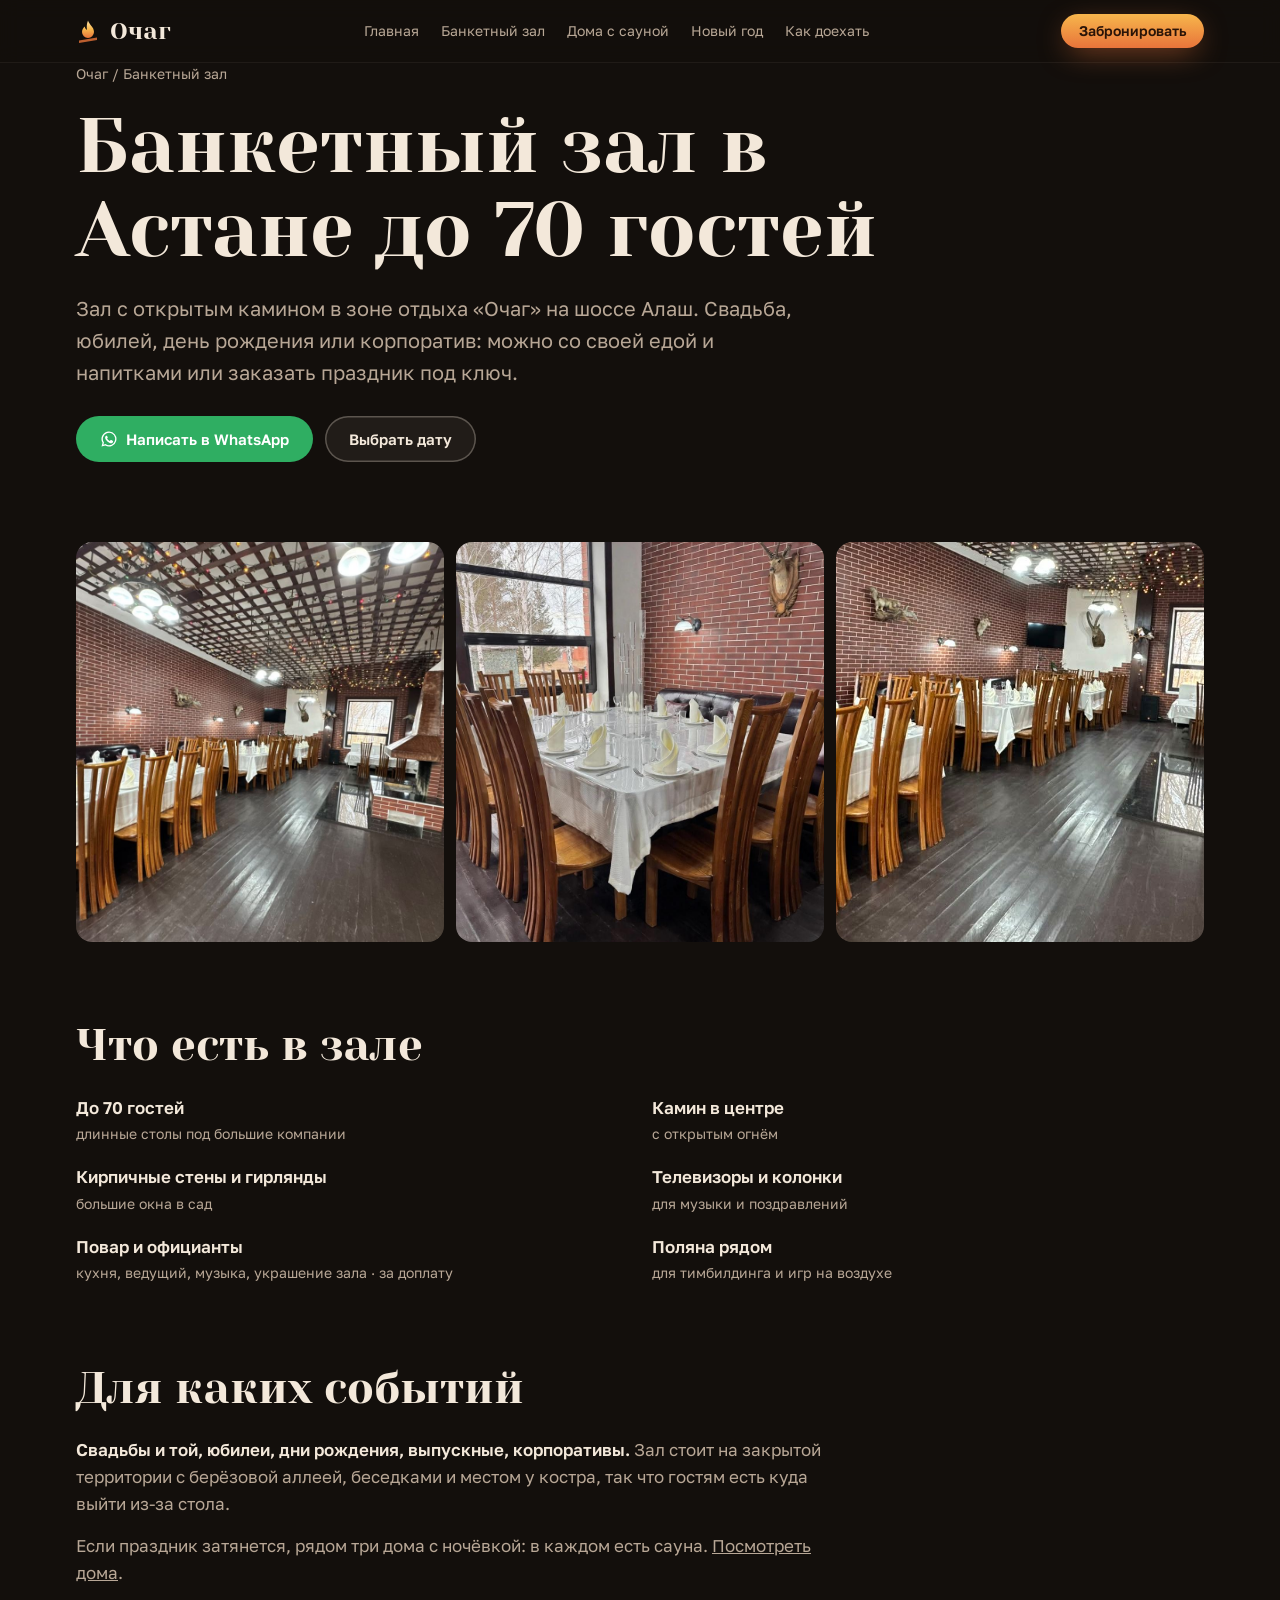
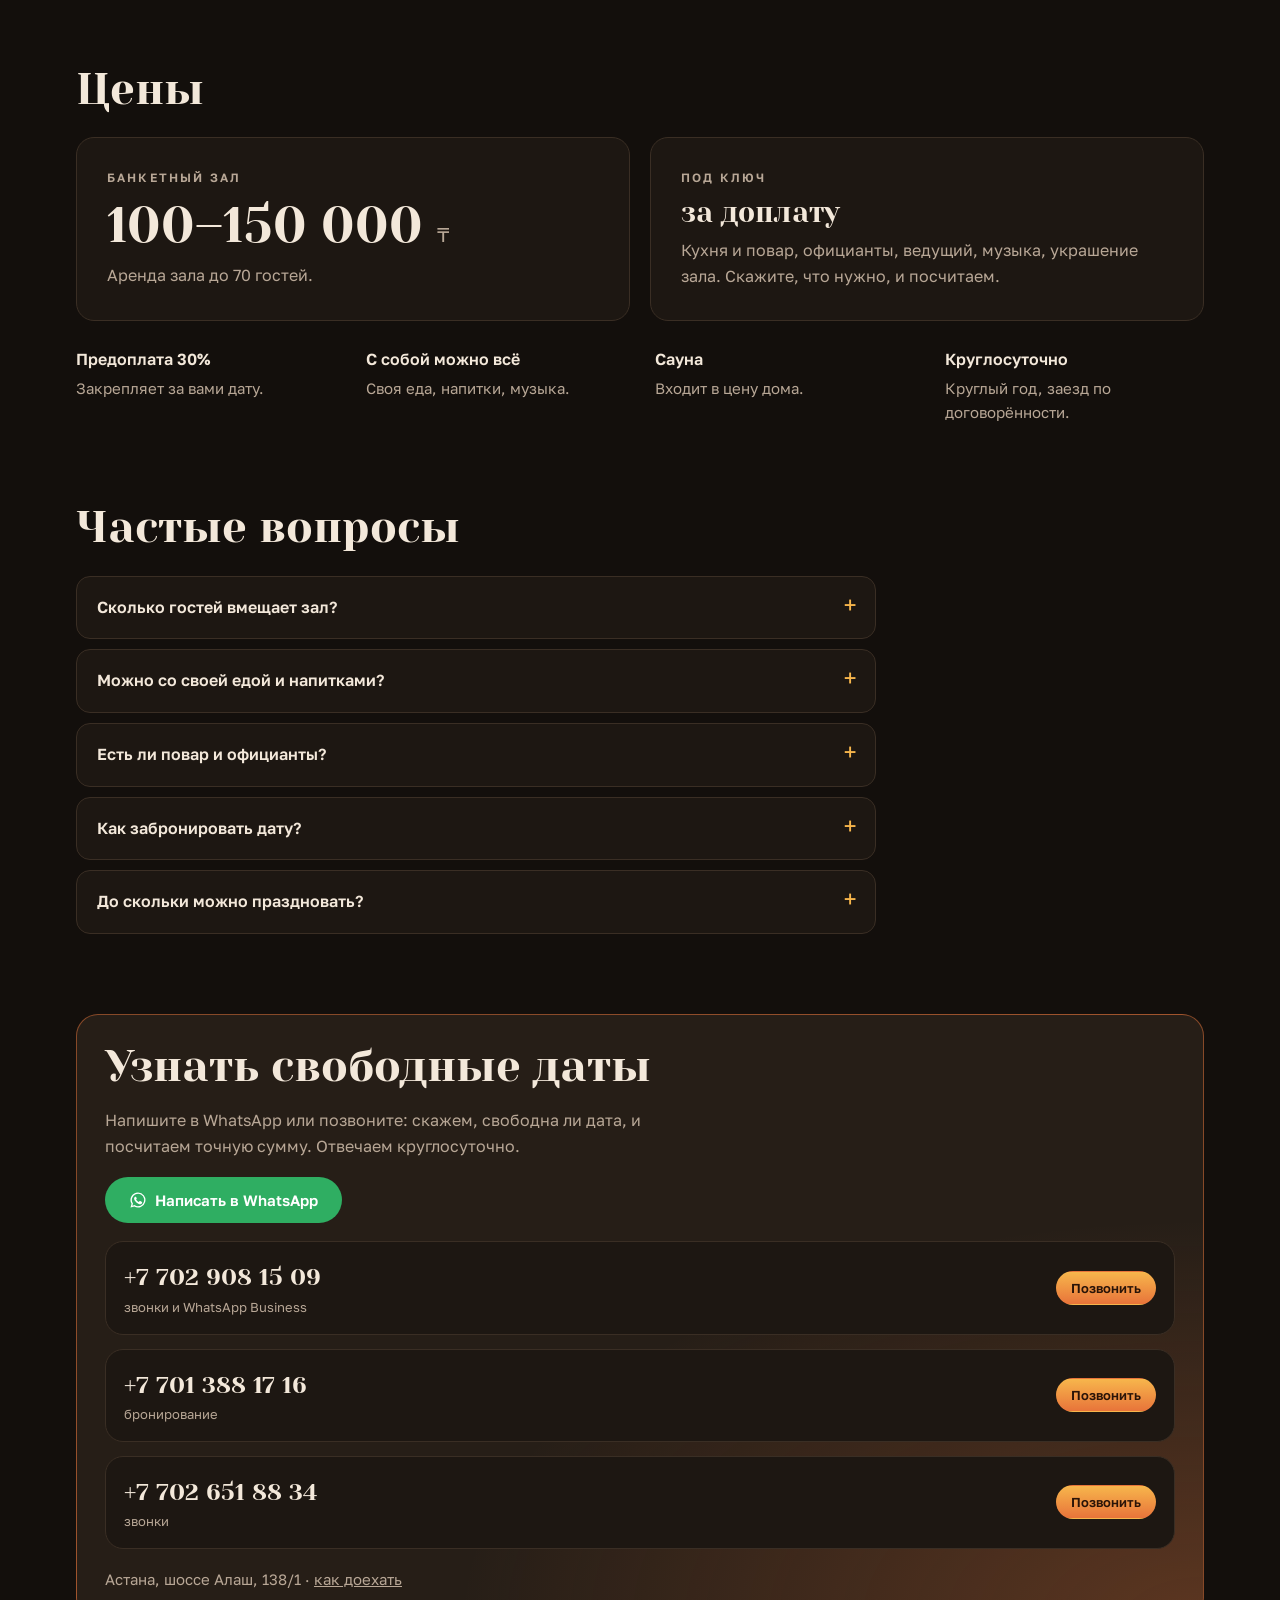
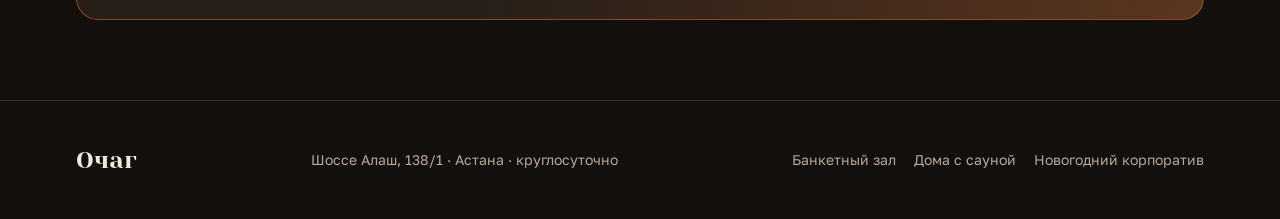
<file: banketnyi-zal/index.html>
<!DOCTYPE html>
<html lang="ru">
<head>
<meta charset="utf-8">
<script>if(location.protocol==="http:"&&location.hostname.indexOf("ochag-astana.asia")>-1)location.replace("https://ochag-astana.asia"+location.pathname+location.search+location.hash);</script>
<meta name="viewport" content="width=device-width, initial-scale=1, viewport-fit=cover">
<title>Банкетный зал в Астане до 70 гостей — аренда | Очаг</title>
<meta name="description" content="Банкетный зал с камином в зоне отдыха «Очаг», Астана, шоссе Алаш 138/1. До 70 гостей, аренда 100–150 000 ₸, можно со своей едой или под ключ. Круглосуточно.">
<link rel="canonical" href="https://ochag-astana.asia/banketnyi-zal/">
<link rel="icon" href="/favicon.svg" type="image/svg+xml">
<link rel="icon" href="/favicon.ico" sizes="32x32">
<link rel="apple-touch-icon" href="/apple-touch-icon.png">
<meta name="theme-color" content="#130F0C">
<meta property="og:type" content="website">
<meta property="og:url" content="https://ochag-astana.asia/banketnyi-zal/">
<meta property="og:title" content="Банкетный зал в Астане до 70 гостей — Очаг">
<meta property="og:description" content="Банкетный зал с камином в зоне отдыха «Очаг», Астана, шоссе Алаш 138/1. До 70 гостей, аренда 100–150 000 ₸, можно со своей едой или под ключ. Круглосуточно.">
<meta property="og:image" content="https://ochag-astana.asia/img/og.jpg">
<meta property="og:locale" content="ru_RU">
<meta name="twitter:card" content="summary_large_image">
<script type="application/ld+json">[{"@context":"https://schema.org","@type":"BreadcrumbList","itemListElement":[{"@type":"ListItem","position":1,"name":"Очаг","item":"https://ochag-astana.asia/"},{"@type":"ListItem","position":2,"name":"Банкетный зал","item":"https://ochag-astana.asia/banketnyi-zal/"}]},{"@context":"https://schema.org","@type":"FAQPage","mainEntity":[{"@type":"Question","name":"Сколько гостей вмещает зал?","acceptedAnswer":{"@type":"Answer","text":"До 70 гостей."}},{"@type":"Question","name":"Можно со своей едой и напитками?","acceptedAnswer":{"@type":"Answer","text":"Да, с собой можно всё: еду, напитки, музыку."}},{"@type":"Question","name":"Есть ли повар и официанты?","acceptedAnswer":{"@type":"Answer","text":"Да. Кухня, повар, официанты, ведущий, музыка и украшение зала заказываются за доплату."}},{"@type":"Question","name":"Как забронировать дату?","acceptedAnswer":{"@type":"Answer","text":"Напишите в WhatsApp или позвоните. Дату закрепляет предоплата 30%."}},{"@type":"Question","name":"До скольки можно праздновать?","acceptedAnswer":{"@type":"Answer","text":"Работаем круглосуточно, время обсуждается при бронировании."}}]}]</script>
<link rel="preconnect" href="https://fonts.googleapis.com">
<link rel="preconnect" href="https://fonts.gstatic.com" crossorigin>
<link rel="stylesheet" href="https://fonts.googleapis.com/css2?family=Yeseva+One&family=Golos+Text:wght@400;500;600&display=swap">
<link rel="stylesheet" href="/css/site.css">
<!-- Yandex.Metrika counter -->
<script>
window.__YM=114222479;
(function(m,e,t,r,i,k,a){m[i]=m[i]||function(){(m[i].a=m[i].a||[]).push(arguments)};m[i].l=1*new Date();for(var j=0;j<document.scripts.length;j++){if(document.scripts[j].src===r){return;}}k=e.createElement(t),a=e.getElementsByTagName(t)[0],k.async=1,k.src=r,a.parentNode.insertBefore(k,a)})(window,document,"script","https://mc.yandex.ru/metrika/tag.js","ym");
ym(114222479,"init",{clickmap:true,trackLinks:true,accurateTrackBounce:true,webvisor:true});
</script>
<noscript><div><img src="https://mc.yandex.ru/watch/114222479" style="position:absolute;left:-9999px" alt=""></div></noscript>
<!-- /Yandex.Metrika counter -->
</head>
<body class="lp">
<header class="bar">
  <div class="wrap">
    <a class="logo" href="/" aria-label="Очаг, на главную"><svg viewBox="0 0 24 24" aria-hidden="true"><defs><linearGradient id="lg" x1="0" y1="0" x2="0" y2="1"><stop offset="0" stop-color="#FFE3A6"/><stop offset=".5" stop-color="#F7B64C"/><stop offset="1" stop-color="#E8743A"/></linearGradient></defs><path fill="url(#lg)" d="M12 1.5c1.2 4.3 6 6.2 6 11.6A6 6 0 0 1 12 19a6 6 0 0 1-6-5.9c0-2.8 1.5-4.3 2.7-5.6.3 2 1.3 3 2.3 3.3C10.6 8 10.6 4.8 12 1.5Z"/><path fill="#E8743A" d="M3 21.5 21 18.5V21L3 24z" opacity=".8"/></svg>Очаг</a>
    <nav class="nav" aria-label="Разделы">
      <a href="/">Главная</a>
      <a href="/banketnyi-zal/">Банкетный зал</a>
      <a href="/doma-s-saunoi/">Дома с сауной</a>
      <a href="/novogodnii-korporativ/">Новый год</a>
      <a href="/#where">Как доехать</a>
    </nav>
    <a class="btn btn-fire btn-sm" href="/#book">Забронировать</a>
  </div>
</header>
<main>
  <section class="lp-hero"><div class="wrap">
    <div class="crumbs"><a href="/">Очаг</a> / Банкетный зал</div>
    <h1>Банкетный зал в Астане до 70 гостей</h1>
    <p class="lead">Зал с открытым камином в зоне отдыха «Очаг» на шоссе Алаш. Свадьба, юбилей, день рождения или корпоратив: можно со своей едой и напитками или заказать праздник под ключ.</p>
    <div class="ctas"><a class="btn btn-wa" data-wa="Здравствуйте! Хочу узнать про банкетный зал в «Очаге»." data-goal="whatsapp" href="https://wa.me/77029081509?text=%D0%97%D0%B4%D1%80%D0%B0%D0%B2%D1%81%D1%82%D0%B2%D1%83%D0%B9%D1%82%D0%B5%21%20%D0%A5%D0%BE%D1%87%D1%83%20%D1%83%D0%B7%D0%BD%D0%B0%D1%82%D1%8C%20%D0%BF%D1%80%D0%BE%20%D0%B1%D0%B0%D0%BD%D0%BA%D0%B5%D1%82%D0%BD%D1%8B%D0%B9%20%D0%B7%D0%B0%D0%BB%20%D0%B2%20%C2%AB%D0%9E%D1%87%D0%B0%D0%B3%D0%B5%C2%BB." target="_blank" rel="noopener"><svg width="18" height="18" viewBox="0 0 24 24" aria-hidden="true"><path fill="currentColor" d="M12 2a10 10 0 0 0-8.6 15.1L2 22l5-1.3A10 10 0 1 0 12 2Zm0 18.2a8.2 8.2 0 0 1-4.2-1.2l-.3-.2-3 .8.8-2.9-.2-.3A8.2 8.2 0 1 1 12 20.2Zm4.5-6.1c-.2-.1-1.5-.7-1.7-.8-.2-.1-.4-.1-.6.1l-.8 1c-.1.2-.3.2-.5.1a6.7 6.7 0 0 1-3.3-2.9c-.3-.4.2-.4.7-1.3.1-.2 0-.3 0-.4l-.8-1.8c-.2-.5-.4-.4-.6-.4h-.5a1 1 0 0 0-.7.3 3 3 0 0 0-.9 2.2 5.2 5.2 0 0 0 1.1 2.7 11.8 11.8 0 0 0 4.5 4c1.7.7 2.3.8 3.2.6.5-.1 1.5-.6 1.7-1.2.2-.6.2-1.1.2-1.2-.1-.1-.3-.2-.5-.3Z"/></svg>Написать в WhatsApp</a><a class="btn btn-ghost" href="/#book">Выбрать дату</a></div>
  </div></section>
  <section><div class="wrap"><div class="lp-pics"><img src="/img/hall.jpg" alt="Банкетный зал «Очага» с камином и гирляндами" loading="lazy"><img src="/img/hall-window.jpg" alt="Столы у больших окон банкетного зала" loading="lazy"><img src="/img/hall-pano.jpg" alt="Панорама банкетного зала: столы вдоль кирпичных стен" loading="lazy"></div></div></section>
  <section><div class="wrap"><h2>Что есть в зале</h2><ul class="feat"><li><b>До 70 гостей</b><span>длинные столы под большие компании</span></li><li><b>Камин в центре</b><span>с открытым огнём</span></li><li><b>Кирпичные стены и гирлянды</b><span>большие окна в сад</span></li><li><b>Телевизоры и колонки</b><span>для музыки и поздравлений</span></li><li><b>Повар и официанты</b><span>кухня, ведущий, музыка, украшение зала · за доплату</span></li><li><b>Поляна рядом</b><span>для тимбилдинга и игр на воздухе</span></li></ul></div></section>
  <section><div class="wrap"><h2>Для каких событий</h2><div class="lp-text"><p><b>Свадьбы и той, юбилеи, дни рождения, выпускные, корпоративы.</b> Зал стоит на закрытой территории с берёзовой аллеей, беседками и местом у костра, так что гостям есть куда выйти из-за стола.</p><p>Если праздник затянется, рядом три дома с ночёвкой: в каждом есть сауна. <a href="/doma-s-saunoi/">Посмотреть дома</a>.</p></div></div></section>
  <section><div class="wrap"><h2>Цены</h2><div class="prices"><div class="price reveal"><span class="eyebrow" style="color:var(--muted)">Банкетный зал</span><div class="num"><span data-cms="price_hall">100–150 000</span> <small>₸</small></div><p>Аренда зала до 70 гостей.</p></div><div class="price reveal"><span class="eyebrow" style="color:var(--muted)">Под ключ</span><div class="num" style="font-size:28px">за доплату</div><p>Кухня и повар, официанты, ведущий, музыка, украшение зала. Скажите, что нужно, и посчитаем.</p></div></div><div class="notes"><div><b>Предоплата 30%</b><span>Закрепляет за вами дату.</span></div><div><b>С собой можно всё</b><span>Своя еда, напитки, музыка.</span></div><div><b>Сауна</b><span>Входит в цену дома.</span></div><div><b>Круглосуточно</b><span>Круглый год, заезд по договорённости.</span></div></div></div></section>

  <section><div class="wrap"><h2>Частые вопросы</h2><div class="faq"><details><summary>Сколько гостей вмещает зал?</summary><p>До 70 гостей.</p></details><details><summary>Можно со своей едой и напитками?</summary><p>Да, с собой можно всё: еду, напитки, музыку.</p></details><details><summary>Есть ли повар и официанты?</summary><p>Да. Кухня, повар, официанты, ведущий, музыка и украшение зала заказываются за доплату.</p></details><details><summary>Как забронировать дату?</summary><p>Напишите в WhatsApp или позвоните. Дату закрепляет предоплата 30%.</p></details><details><summary>До скольки можно праздновать?</summary><p>Работаем круглосуточно, время обсуждается при бронировании.</p></details></div></div></section>
  <section><div class="wrap"><div class="lp-cta">
    <h2 style="margin:0">Узнать свободные даты</h2>
    <p style="color:var(--muted);max-width:60ch">Напишите в WhatsApp или позвоните: скажем, свободна ли дата, и посчитаем точную сумму. Отвечаем круглосуточно.</p>
    <div class="row"><a class="btn btn-wa" data-wa="Здравствуйте! Хочу узнать про банкетный зал в «Очаге»." data-goal="whatsapp" href="https://wa.me/77029081509?text=%D0%97%D0%B4%D1%80%D0%B0%D0%B2%D1%81%D1%82%D0%B2%D1%83%D0%B9%D1%82%D0%B5%21%20%D0%A5%D0%BE%D1%87%D1%83%20%D1%83%D0%B7%D0%BD%D0%B0%D1%82%D1%8C%20%D0%BF%D1%80%D0%BE%20%D0%B1%D0%B0%D0%BD%D0%BA%D0%B5%D1%82%D0%BD%D1%8B%D0%B9%20%D0%B7%D0%B0%D0%BB%20%D0%B2%20%C2%AB%D0%9E%D1%87%D0%B0%D0%B3%D0%B5%C2%BB." target="_blank" rel="noopener"><svg width="18" height="18" viewBox="0 0 24 24" aria-hidden="true"><path fill="currentColor" d="M12 2a10 10 0 0 0-8.6 15.1L2 22l5-1.3A10 10 0 1 0 12 2Zm0 18.2a8.2 8.2 0 0 1-4.2-1.2l-.3-.2-3 .8.8-2.9-.2-.3A8.2 8.2 0 1 1 12 20.2Zm4.5-6.1c-.2-.1-1.5-.7-1.7-.8-.2-.1-.4-.1-.6.1l-.8 1c-.1.2-.3.2-.5.1a6.7 6.7 0 0 1-3.3-2.9c-.3-.4.2-.4.7-1.3.1-.2 0-.3 0-.4l-.8-1.8c-.2-.5-.4-.4-.6-.4h-.5a1 1 0 0 0-.7.3 3 3 0 0 0-.9 2.2 5.2 5.2 0 0 0 1.1 2.7 11.8 11.8 0 0 0 4.5 4c1.7.7 2.3.8 3.2.6.5-.1 1.5-.6 1.7-1.2.2-.6.2-1.1.2-1.2-.1-.1-.3-.2-.5-.3Z"/></svg>Написать в WhatsApp</a></div>
    <div class="contacts"><div class="tel"><div><a class="n" data-cms="phone1" data-cms-tel="phone1" data-goal="call" href="tel:+77029081509">+7 702 908 15 09</a><small>звонки и WhatsApp Business</small></div><span class="tel-row"><a class="copy call" data-cms-tel="phone1" data-goal="call" href="tel:+77029081509">Позвонить</a></span></div><div class="tel"><div><a class="n" data-cms="phone2" data-cms-tel="phone2" data-goal="call" href="tel:+77013881716">+7 701 388 17 16</a><small>бронирование</small></div><span class="tel-row"><a class="copy call" data-cms-tel="phone2" data-goal="call" href="tel:+77013881716">Позвонить</a></span></div><div class="tel"><div><a class="n" data-cms="phone3" data-cms-tel="phone3" data-goal="call" href="tel:+77026518834">+7 702 651 88 34</a><small>звонки</small></div><span class="tel-row"><a class="copy call" data-cms-tel="phone3" data-goal="call" href="tel:+77026518834">Позвонить</a></span></div></div>
    <p style="color:var(--muted);font-size:15px">Астана, шоссе Алаш, 138/1 · <a href="/#where">как доехать</a></p>
  </div></div></section>
</main>
<footer><div class="wrap"><a class="logo" href="/" style="text-decoration:none">Очаг</a><span>Шоссе Алаш, 138/1 · Астана · круглосуточно</span><span class="pages"><a href="/banketnyi-zal/">Банкетный зал</a><a href="/doma-s-saunoi/">Дома с сауной</a><a href="/novogodnii-korporativ/">Новогодний корпоратив</a></span></div></footer>
<a class="btn btn-wa fab" data-wa="Здравствуйте! Хочу узнать про банкетный зал в «Очаге»." data-goal="whatsapp" href="https://wa.me/77029081509?text=%D0%97%D0%B4%D1%80%D0%B0%D0%B2%D1%81%D1%82%D0%B2%D1%83%D0%B9%D1%82%D0%B5%21%20%D0%A5%D0%BE%D1%87%D1%83%20%D1%83%D0%B7%D0%BD%D0%B0%D1%82%D1%8C%20%D0%BF%D1%80%D0%BE%20%D0%B1%D0%B0%D0%BD%D0%BA%D0%B5%D1%82%D0%BD%D1%8B%D0%B9%20%D0%B7%D0%B0%D0%BB%20%D0%B2%20%C2%AB%D0%9E%D1%87%D0%B0%D0%B3%D0%B5%C2%BB." target="_blank" rel="noopener" aria-label="Написать в WhatsApp"><svg width="18" height="18" viewBox="0 0 24 24" aria-hidden="true"><path fill="currentColor" d="M12 2a10 10 0 0 0-8.6 15.1L2 22l5-1.3A10 10 0 1 0 12 2Zm0 18.2a8.2 8.2 0 0 1-4.2-1.2l-.3-.2-3 .8.8-2.9-.2-.3A8.2 8.2 0 1 1 12 20.2Zm4.5-6.1c-.2-.1-1.5-.7-1.7-.8-.2-.1-.4-.1-.6.1l-.8 1c-.1.2-.3.2-.5.1a6.7 6.7 0 0 1-3.3-2.9c-.3-.4.2-.4.7-1.3.1-.2 0-.3 0-.4l-.8-1.8c-.2-.5-.4-.4-.6-.4h-.5a1 1 0 0 0-.7.3 3 3 0 0 0-.9 2.2 5.2 5.2 0 0 0 1.1 2.7 11.8 11.8 0 0 0 4.5 4c1.7.7 2.3.8 3.2.6.5-.1 1.5-.6 1.7-1.2.2-.6.2-1.1.2-1.2-.1-.1-.3-.2-.5-.3Z"/></svg>WhatsApp</a>
<script src="/js/site.js" defer></script>
</body>
</html>
</file>
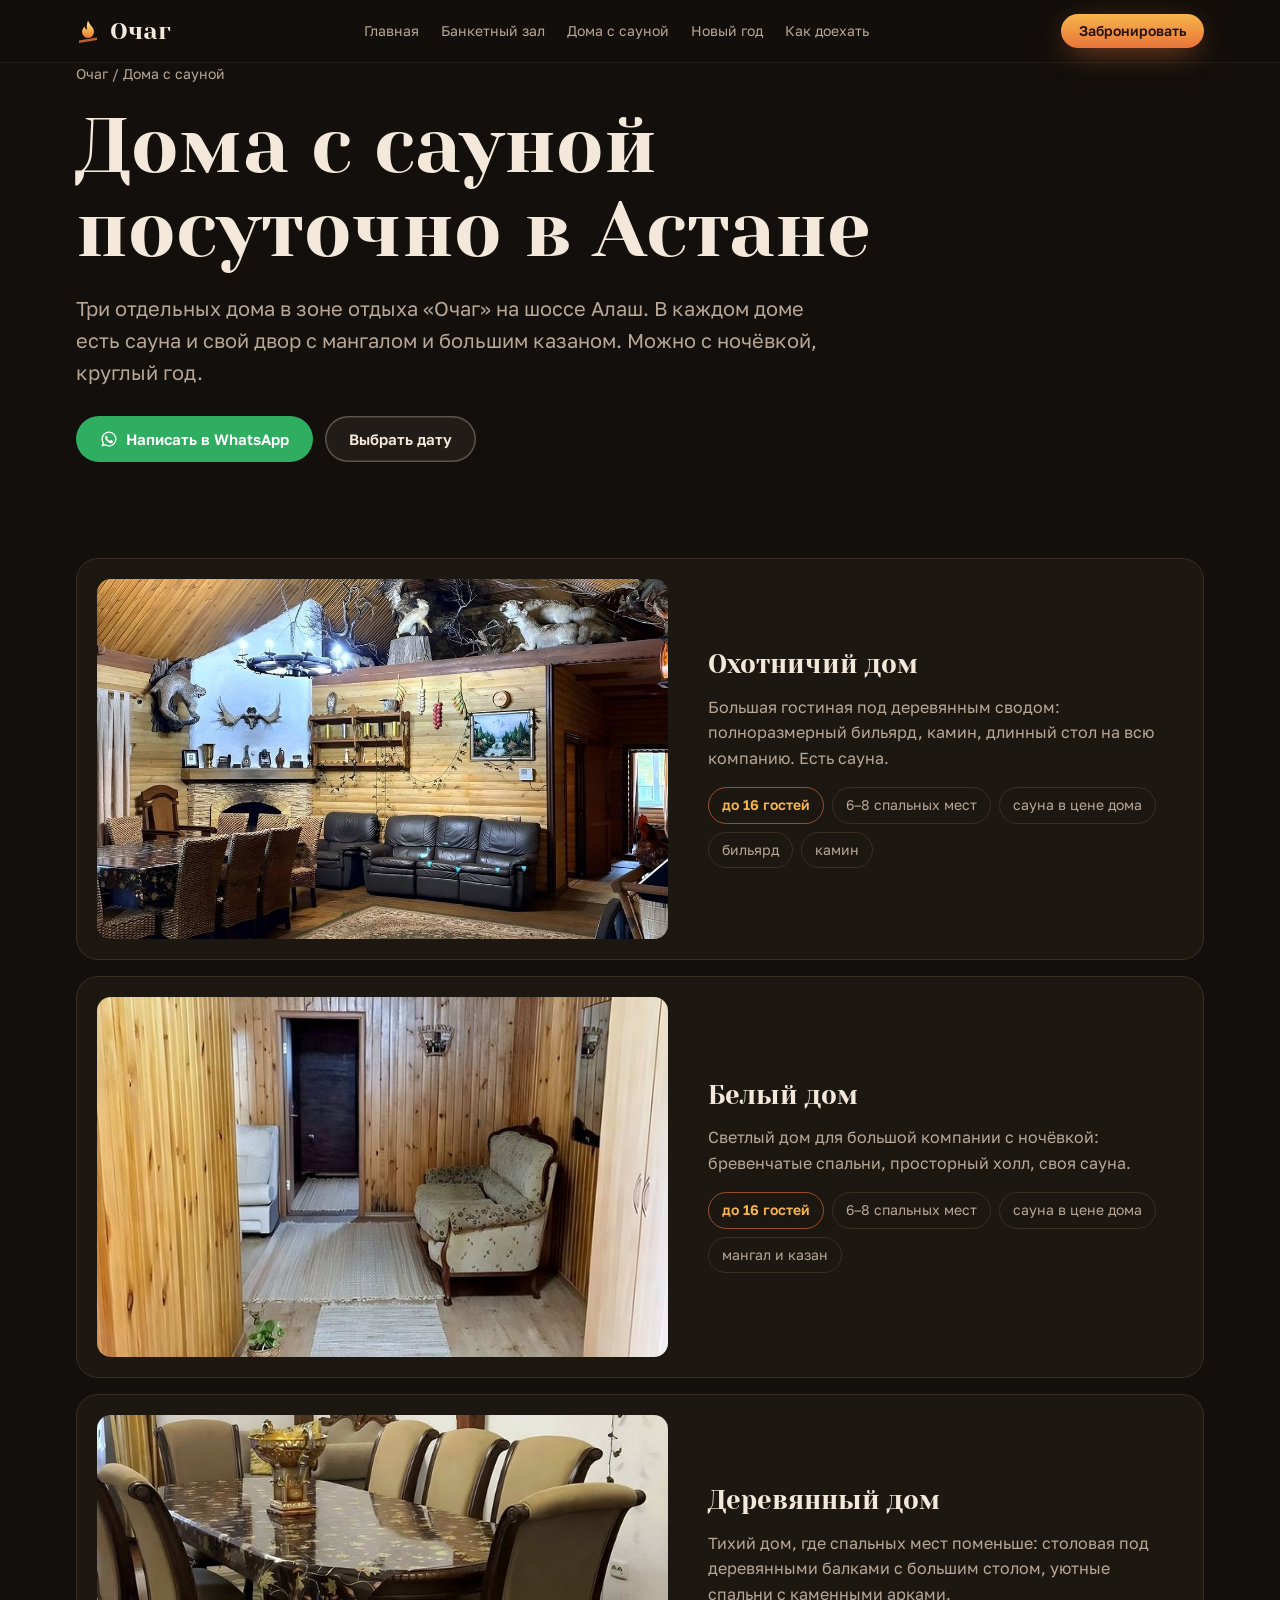
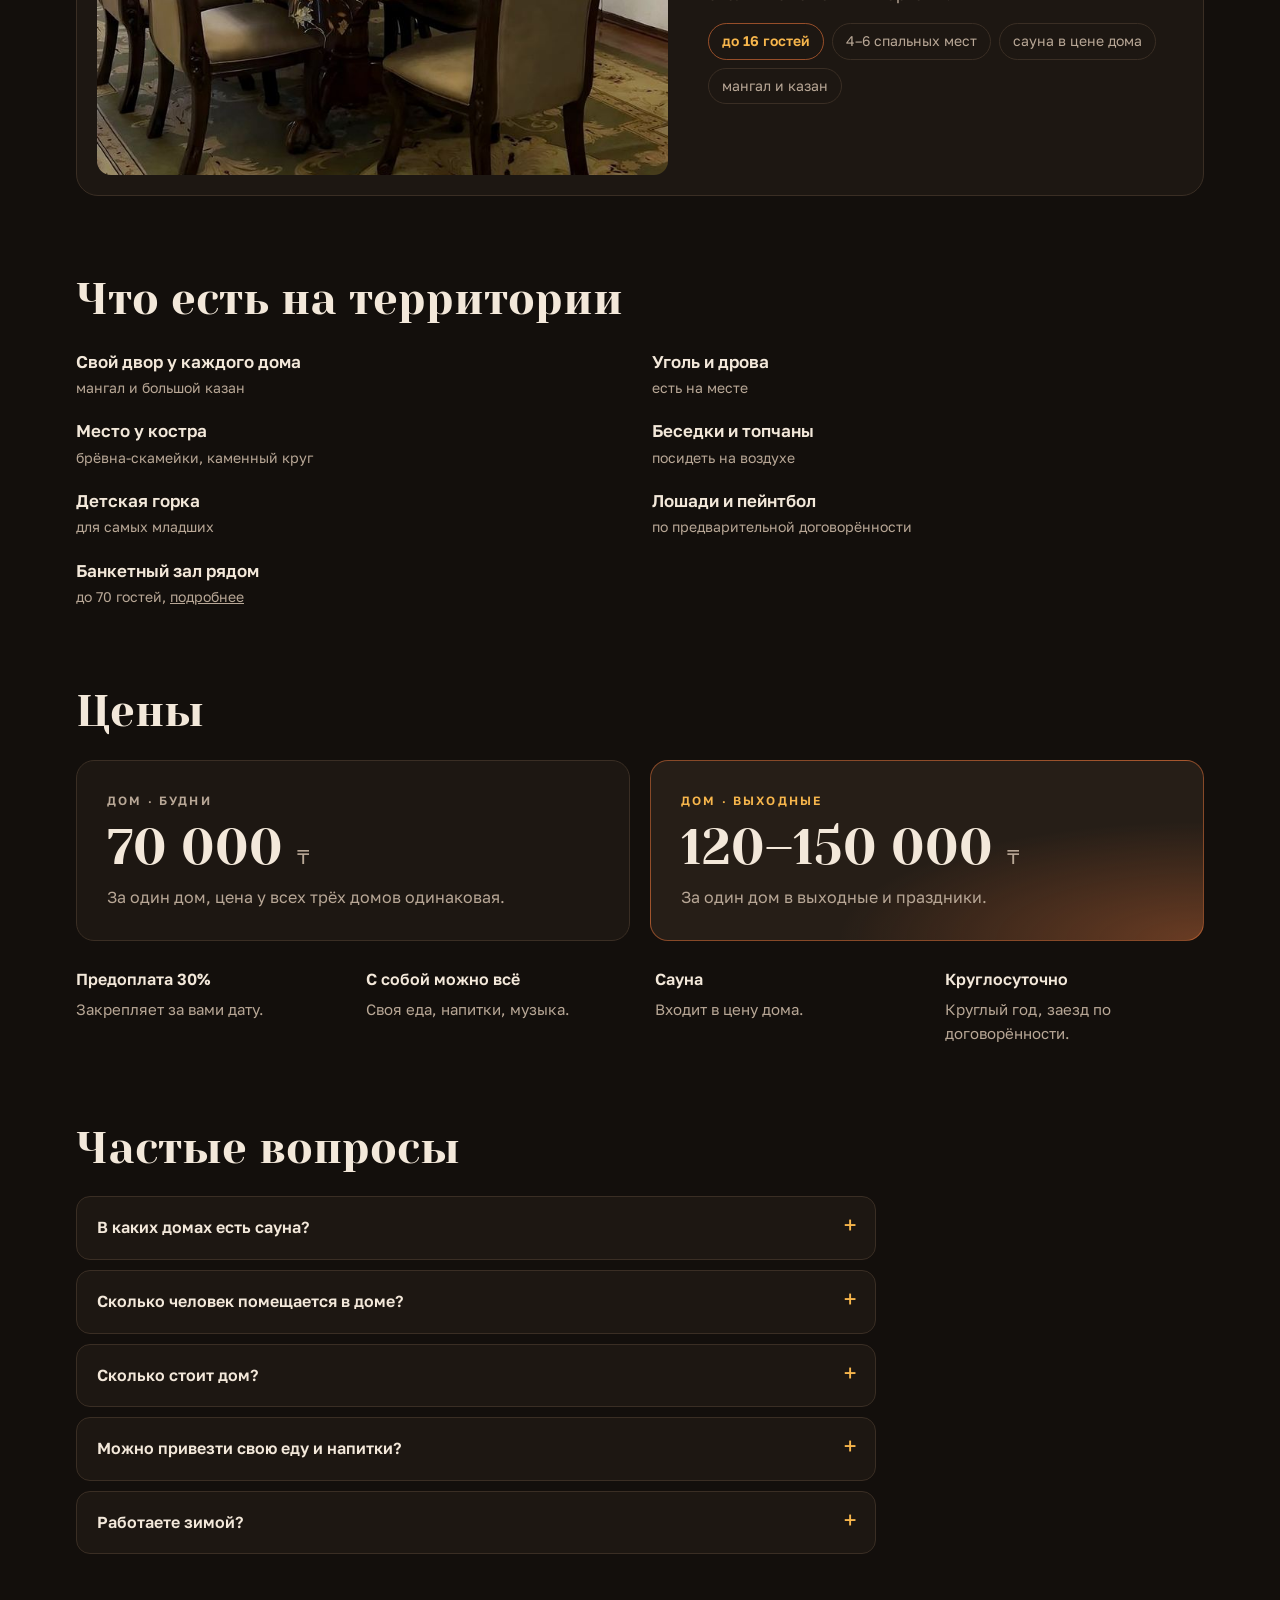
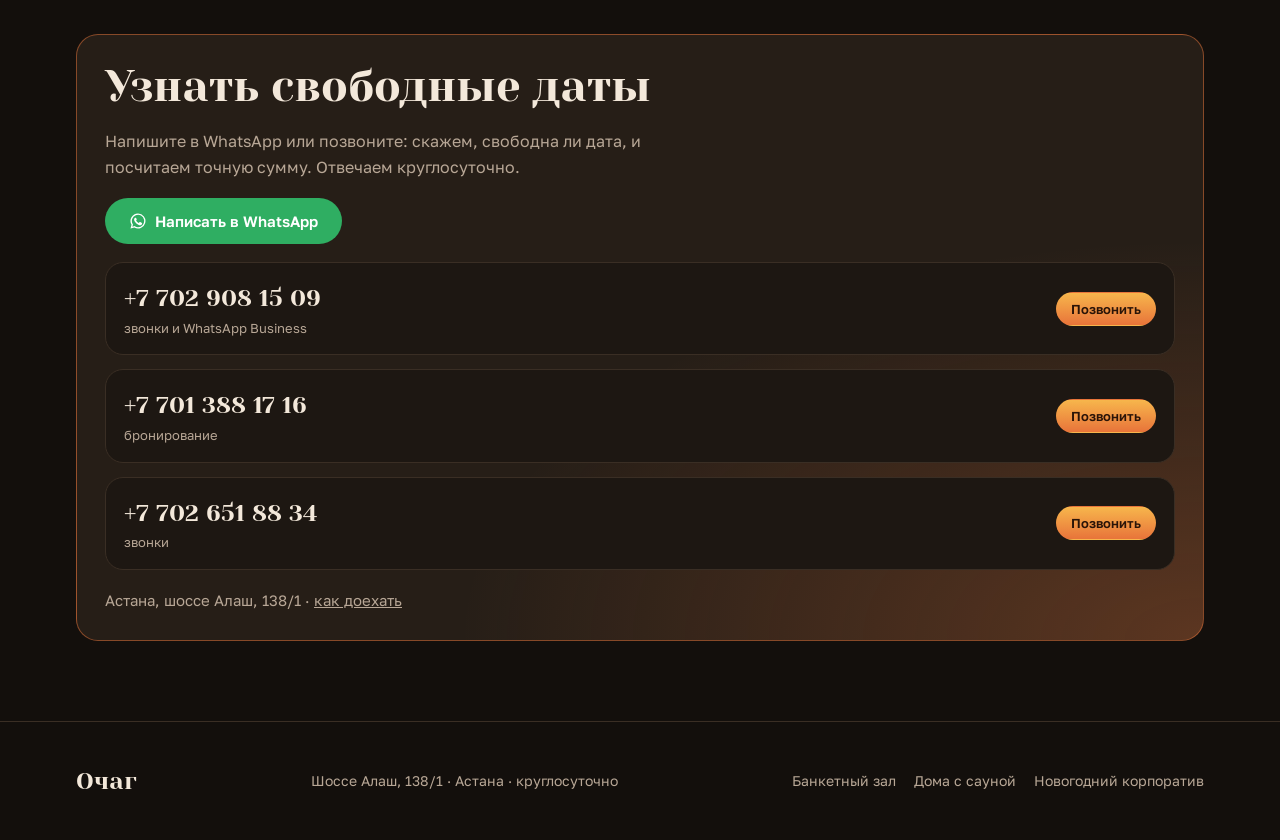
<file: doma-s-saunoi/index.html>
<!DOCTYPE html>
<html lang="ru">
<head>
<meta charset="utf-8">
<script>if(location.protocol==="http:"&&location.hostname.indexOf("ochag-astana.asia")>-1)location.replace("https://ochag-astana.asia"+location.pathname+location.search+location.hash);</script>
<meta name="viewport" content="width=device-width, initial-scale=1, viewport-fit=cover">
<title>Дом с сауной посуточно в Астане — аренда домов | Очаг</title>
<meta name="description" content="Аренда домов посуточно в Астане: Охотничий, Белый и Деревянный, в каждом сауна. До 16 гостей, от 70 000 ₸ в будни, мангал и казан у каждого дома. Шоссе Алаш 138/1.">
<link rel="canonical" href="https://ochag-astana.asia/doma-s-saunoi/">
<link rel="icon" href="/favicon.svg" type="image/svg+xml">
<link rel="icon" href="/favicon.ico" sizes="32x32">
<link rel="apple-touch-icon" href="/apple-touch-icon.png">
<meta name="theme-color" content="#130F0C">
<meta property="og:type" content="website">
<meta property="og:url" content="https://ochag-astana.asia/doma-s-saunoi/">
<meta property="og:title" content="Дома с сауной посуточно в Астане — Очаг">
<meta property="og:description" content="Аренда домов посуточно в Астане: Охотничий, Белый и Деревянный, в каждом сауна. До 16 гостей, от 70 000 ₸ в будни, мангал и казан у каждого дома. Шоссе Алаш 138/1.">
<meta property="og:image" content="https://ochag-astana.asia/img/og.jpg">
<meta property="og:locale" content="ru_RU">
<meta name="twitter:card" content="summary_large_image">
<script type="application/ld+json">[{"@context":"https://schema.org","@type":"BreadcrumbList","itemListElement":[{"@type":"ListItem","position":1,"name":"Очаг","item":"https://ochag-astana.asia/"},{"@type":"ListItem","position":2,"name":"Дома с сауной","item":"https://ochag-astana.asia/doma-s-saunoi/"}]},{"@context":"https://schema.org","@type":"FAQPage","mainEntity":[{"@type":"Question","name":"В каких домах есть сауна?","acceptedAnswer":{"@type":"Answer","text":"Во всех трёх: в Охотничьем, Белом и Деревянном. Сауна входит в цену дома."}},{"@type":"Question","name":"Сколько человек помещается в доме?","acceptedAnswer":{"@type":"Answer","text":"В каждом доме до 16 гостей. Спальных мест: в Охотничьем и Белом по 6–8, в Деревянном 4–6."}},{"@type":"Question","name":"Сколько стоит дом?","acceptedAnswer":{"@type":"Answer","text":"70 000 ₸ в будни и 120–150 000 ₸ в выходные и праздники за один дом. Цена у всех трёх домов одинаковая."}},{"@type":"Question","name":"Можно привезти свою еду и напитки?","acceptedAnswer":{"@type":"Answer","text":"Да, с собой можно всё. Мангалы, уголь и дрова есть на месте."}},{"@type":"Question","name":"Работаете зимой?","acceptedAnswer":{"@type":"Answer","text":"Да, круглый год и круглосуточно."}}]}]</script>
<link rel="preconnect" href="https://fonts.googleapis.com">
<link rel="preconnect" href="https://fonts.gstatic.com" crossorigin>
<link rel="stylesheet" href="https://fonts.googleapis.com/css2?family=Yeseva+One&family=Golos+Text:wght@400;500;600&display=swap">
<link rel="stylesheet" href="/css/site.css">
<!-- Yandex.Metrika counter -->
<script>
window.__YM=114222479;
(function(m,e,t,r,i,k,a){m[i]=m[i]||function(){(m[i].a=m[i].a||[]).push(arguments)};m[i].l=1*new Date();for(var j=0;j<document.scripts.length;j++){if(document.scripts[j].src===r){return;}}k=e.createElement(t),a=e.getElementsByTagName(t)[0],k.async=1,k.src=r,a.parentNode.insertBefore(k,a)})(window,document,"script","https://mc.yandex.ru/metrika/tag.js","ym");
ym(114222479,"init",{clickmap:true,trackLinks:true,accurateTrackBounce:true,webvisor:true});
</script>
<noscript><div><img src="https://mc.yandex.ru/watch/114222479" style="position:absolute;left:-9999px" alt=""></div></noscript>
<!-- /Yandex.Metrika counter -->
</head>
<body class="lp">
<header class="bar">
  <div class="wrap">
    <a class="logo" href="/" aria-label="Очаг, на главную"><svg viewBox="0 0 24 24" aria-hidden="true"><defs><linearGradient id="lg" x1="0" y1="0" x2="0" y2="1"><stop offset="0" stop-color="#FFE3A6"/><stop offset=".5" stop-color="#F7B64C"/><stop offset="1" stop-color="#E8743A"/></linearGradient></defs><path fill="url(#lg)" d="M12 1.5c1.2 4.3 6 6.2 6 11.6A6 6 0 0 1 12 19a6 6 0 0 1-6-5.9c0-2.8 1.5-4.3 2.7-5.6.3 2 1.3 3 2.3 3.3C10.6 8 10.6 4.8 12 1.5Z"/><path fill="#E8743A" d="M3 21.5 21 18.5V21L3 24z" opacity=".8"/></svg>Очаг</a>
    <nav class="nav" aria-label="Разделы">
      <a href="/">Главная</a>
      <a href="/banketnyi-zal/">Банкетный зал</a>
      <a href="/doma-s-saunoi/">Дома с сауной</a>
      <a href="/novogodnii-korporativ/">Новый год</a>
      <a href="/#where">Как доехать</a>
    </nav>
    <a class="btn btn-fire btn-sm" href="/#book">Забронировать</a>
  </div>
</header>
<main>
  <section class="lp-hero"><div class="wrap">
    <div class="crumbs"><a href="/">Очаг</a> / Дома с сауной</div>
    <h1>Дома с сауной посуточно в Астане</h1>
    <p class="lead">Три отдельных дома в зоне отдыха «Очаг» на шоссе Алаш. В каждом доме есть сауна и свой двор с мангалом и большим казаном. Можно с ночёвкой, круглый год.</p>
    <div class="ctas"><a class="btn btn-wa" data-wa="Здравствуйте! Хочу снять дом в «Очаге»." data-goal="whatsapp" href="https://wa.me/77029081509?text=%D0%97%D0%B4%D1%80%D0%B0%D0%B2%D1%81%D1%82%D0%B2%D1%83%D0%B9%D1%82%D0%B5%21%20%D0%A5%D0%BE%D1%87%D1%83%20%D1%81%D0%BD%D1%8F%D1%82%D1%8C%20%D0%B4%D0%BE%D0%BC%20%D0%B2%20%C2%AB%D0%9E%D1%87%D0%B0%D0%B3%D0%B5%C2%BB." target="_blank" rel="noopener"><svg width="18" height="18" viewBox="0 0 24 24" aria-hidden="true"><path fill="currentColor" d="M12 2a10 10 0 0 0-8.6 15.1L2 22l5-1.3A10 10 0 1 0 12 2Zm0 18.2a8.2 8.2 0 0 1-4.2-1.2l-.3-.2-3 .8.8-2.9-.2-.3A8.2 8.2 0 1 1 12 20.2Zm4.5-6.1c-.2-.1-1.5-.7-1.7-.8-.2-.1-.4-.1-.6.1l-.8 1c-.1.2-.3.2-.5.1a6.7 6.7 0 0 1-3.3-2.9c-.3-.4.2-.4.7-1.3.1-.2 0-.3 0-.4l-.8-1.8c-.2-.5-.4-.4-.6-.4h-.5a1 1 0 0 0-.7.3 3 3 0 0 0-.9 2.2 5.2 5.2 0 0 0 1.1 2.7 11.8 11.8 0 0 0 4.5 4c1.7.7 2.3.8 3.2.6.5-.1 1.5-.6 1.7-1.2.2-.6.2-1.1.2-1.2-.1-.1-.3-.2-.5-.3Z"/></svg>Написать в WhatsApp</a><a class="btn btn-ghost" href="/#book">Выбрать дату</a></div>
  </div></section>
  <section><div class="wrap"><div class="wood" style="margin-top:16px"><div class="wood-pics two" style="grid-template-columns:1fr;grid-template-rows:360px"><figure><img src="/img/hh-living.jpg" alt="Гостиная Охотничьего дома с камином и кожаными диванами" loading="lazy"></figure></div><div class="wood-txt"><h3>Охотничий дом</h3><p>Большая гостиная под деревянным сводом: полноразмерный бильярд, камин, длинный стол на всю компанию. Есть сауна.</p><div class="specs"><span class="chip strong">до 16 гостей</span><span class="chip">6–8 спальных мест</span><span class="chip">сауна в цене дома</span><span class="chip">бильярд</span><span class="chip">камин</span></div></div></div><div class="wood" style="margin-top:16px"><div class="wood-pics two" style="grid-template-columns:1fr;grid-template-rows:360px"><figure><img src="/img/wh-hall.jpg" alt="Холл Белого дома, отделанный вагонкой" loading="lazy"></figure></div><div class="wood-txt"><h3>Белый дом</h3><p>Светлый дом для большой компании с ночёвкой: бревенчатые спальни, просторный холл, своя сауна.</p><div class="specs"><span class="chip strong">до 16 гостей</span><span class="chip">6–8 спальных мест</span><span class="chip">сауна в цене дома</span><span class="chip">мангал и казан</span></div></div></div><div class="wood" style="margin-top:16px"><div class="wood-pics two" style="grid-template-columns:1fr;grid-template-rows:360px"><figure><img src="/img/w-dining.jpg" alt="Столовая Деревянного дома с большим столом" loading="lazy"></figure></div><div class="wood-txt"><h3>Деревянный дом</h3><p>Тихий дом, где спальных мест поменьше: столовая под деревянными балками с большим столом, уютные спальни с каменными арками.</p><div class="specs"><span class="chip strong">до 16 гостей</span><span class="chip">4–6 спальных мест</span><span class="chip">сауна в цене дома</span><span class="chip">мангал и казан</span></div></div></div></div></section>
  <section><div class="wrap"><h2>Что есть на территории</h2><ul class="feat"><li><b>Свой двор у каждого дома</b><span>мангал и большой казан</span></li><li><b>Уголь и дрова</b><span>есть на месте</span></li><li><b>Место у костра</b><span>брёвна-скамейки, каменный круг</span></li><li><b>Беседки и топчаны</b><span>посидеть на воздухе</span></li><li><b>Детская горка</b><span>для самых младших</span></li><li><b>Лошади и пейнтбол</b><span>по предварительной договорённости</span></li><li><b>Банкетный зал рядом</b><span>до 70 гостей, <a href="/banketnyi-zal/">подробнее</a></span></li></ul></div></section>
  <section><div class="wrap"><h2>Цены</h2><div class="prices"><div class="price reveal"><span class="eyebrow" style="color:var(--muted)">Дом · будни</span><div class="num"><span data-cms="price_weekday">70 000</span> <small>₸</small></div><p>За один дом, цена у всех трёх домов одинаковая.</p></div><div class="price hot reveal"><span class="eyebrow">Дом · выходные</span><div class="num"><span data-cms="price_weekend">120–150 000</span> <small>₸</small></div><p>За один дом в выходные и праздники.</p></div></div><div class="notes"><div><b>Предоплата 30%</b><span>Закрепляет за вами дату.</span></div><div><b>С собой можно всё</b><span>Своя еда, напитки, музыка.</span></div><div><b>Сауна</b><span>Входит в цену дома.</span></div><div><b>Круглосуточно</b><span>Круглый год, заезд по договорённости.</span></div></div></div></section>

  <section><div class="wrap"><h2>Частые вопросы</h2><div class="faq"><details><summary>В каких домах есть сауна?</summary><p>Во всех трёх: в Охотничьем, Белом и Деревянном. Сауна входит в цену дома.</p></details><details><summary>Сколько человек помещается в доме?</summary><p>В каждом доме до 16 гостей. Спальных мест: в Охотничьем и Белом по 6–8, в Деревянном 4–6.</p></details><details><summary>Сколько стоит дом?</summary><p>70 000 ₸ в будни и 120–150 000 ₸ в выходные и праздники за один дом. Цена у всех трёх домов одинаковая.</p></details><details><summary>Можно привезти свою еду и напитки?</summary><p>Да, с собой можно всё. Мангалы, уголь и дрова есть на месте.</p></details><details><summary>Работаете зимой?</summary><p>Да, круглый год и круглосуточно.</p></details></div></div></section>
  <section><div class="wrap"><div class="lp-cta">
    <h2 style="margin:0">Узнать свободные даты</h2>
    <p style="color:var(--muted);max-width:60ch">Напишите в WhatsApp или позвоните: скажем, свободна ли дата, и посчитаем точную сумму. Отвечаем круглосуточно.</p>
    <div class="row"><a class="btn btn-wa" data-wa="Здравствуйте! Хочу снять дом в «Очаге»." data-goal="whatsapp" href="https://wa.me/77029081509?text=%D0%97%D0%B4%D1%80%D0%B0%D0%B2%D1%81%D1%82%D0%B2%D1%83%D0%B9%D1%82%D0%B5%21%20%D0%A5%D0%BE%D1%87%D1%83%20%D1%81%D0%BD%D1%8F%D1%82%D1%8C%20%D0%B4%D0%BE%D0%BC%20%D0%B2%20%C2%AB%D0%9E%D1%87%D0%B0%D0%B3%D0%B5%C2%BB." target="_blank" rel="noopener"><svg width="18" height="18" viewBox="0 0 24 24" aria-hidden="true"><path fill="currentColor" d="M12 2a10 10 0 0 0-8.6 15.1L2 22l5-1.3A10 10 0 1 0 12 2Zm0 18.2a8.2 8.2 0 0 1-4.2-1.2l-.3-.2-3 .8.8-2.9-.2-.3A8.2 8.2 0 1 1 12 20.2Zm4.5-6.1c-.2-.1-1.5-.7-1.7-.8-.2-.1-.4-.1-.6.1l-.8 1c-.1.2-.3.2-.5.1a6.7 6.7 0 0 1-3.3-2.9c-.3-.4.2-.4.7-1.3.1-.2 0-.3 0-.4l-.8-1.8c-.2-.5-.4-.4-.6-.4h-.5a1 1 0 0 0-.7.3 3 3 0 0 0-.9 2.2 5.2 5.2 0 0 0 1.1 2.7 11.8 11.8 0 0 0 4.5 4c1.7.7 2.3.8 3.2.6.5-.1 1.5-.6 1.7-1.2.2-.6.2-1.1.2-1.2-.1-.1-.3-.2-.5-.3Z"/></svg>Написать в WhatsApp</a></div>
    <div class="contacts"><div class="tel"><div><a class="n" data-cms="phone1" data-cms-tel="phone1" data-goal="call" href="tel:+77029081509">+7 702 908 15 09</a><small>звонки и WhatsApp Business</small></div><span class="tel-row"><a class="copy call" data-cms-tel="phone1" data-goal="call" href="tel:+77029081509">Позвонить</a></span></div><div class="tel"><div><a class="n" data-cms="phone2" data-cms-tel="phone2" data-goal="call" href="tel:+77013881716">+7 701 388 17 16</a><small>бронирование</small></div><span class="tel-row"><a class="copy call" data-cms-tel="phone2" data-goal="call" href="tel:+77013881716">Позвонить</a></span></div><div class="tel"><div><a class="n" data-cms="phone3" data-cms-tel="phone3" data-goal="call" href="tel:+77026518834">+7 702 651 88 34</a><small>звонки</small></div><span class="tel-row"><a class="copy call" data-cms-tel="phone3" data-goal="call" href="tel:+77026518834">Позвонить</a></span></div></div>
    <p style="color:var(--muted);font-size:15px">Астана, шоссе Алаш, 138/1 · <a href="/#where">как доехать</a></p>
  </div></div></section>
</main>
<footer><div class="wrap"><a class="logo" href="/" style="text-decoration:none">Очаг</a><span>Шоссе Алаш, 138/1 · Астана · круглосуточно</span><span class="pages"><a href="/banketnyi-zal/">Банкетный зал</a><a href="/doma-s-saunoi/">Дома с сауной</a><a href="/novogodnii-korporativ/">Новогодний корпоратив</a></span></div></footer>
<a class="btn btn-wa fab" data-wa="Здравствуйте! Хочу снять дом в «Очаге»." data-goal="whatsapp" href="https://wa.me/77029081509?text=%D0%97%D0%B4%D1%80%D0%B0%D0%B2%D1%81%D1%82%D0%B2%D1%83%D0%B9%D1%82%D0%B5%21%20%D0%A5%D0%BE%D1%87%D1%83%20%D1%81%D0%BD%D1%8F%D1%82%D1%8C%20%D0%B4%D0%BE%D0%BC%20%D0%B2%20%C2%AB%D0%9E%D1%87%D0%B0%D0%B3%D0%B5%C2%BB." target="_blank" rel="noopener" aria-label="Написать в WhatsApp"><svg width="18" height="18" viewBox="0 0 24 24" aria-hidden="true"><path fill="currentColor" d="M12 2a10 10 0 0 0-8.6 15.1L2 22l5-1.3A10 10 0 1 0 12 2Zm0 18.2a8.2 8.2 0 0 1-4.2-1.2l-.3-.2-3 .8.8-2.9-.2-.3A8.2 8.2 0 1 1 12 20.2Zm4.5-6.1c-.2-.1-1.5-.7-1.7-.8-.2-.1-.4-.1-.6.1l-.8 1c-.1.2-.3.2-.5.1a6.7 6.7 0 0 1-3.3-2.9c-.3-.4.2-.4.7-1.3.1-.2 0-.3 0-.4l-.8-1.8c-.2-.5-.4-.4-.6-.4h-.5a1 1 0 0 0-.7.3 3 3 0 0 0-.9 2.2 5.2 5.2 0 0 0 1.1 2.7 11.8 11.8 0 0 0 4.5 4c1.7.7 2.3.8 3.2.6.5-.1 1.5-.6 1.7-1.2.2-.6.2-1.1.2-1.2-.1-.1-.3-.2-.5-.3Z"/></svg>WhatsApp</a>
<script src="/js/site.js" defer></script>
</body>
</html>
</file>
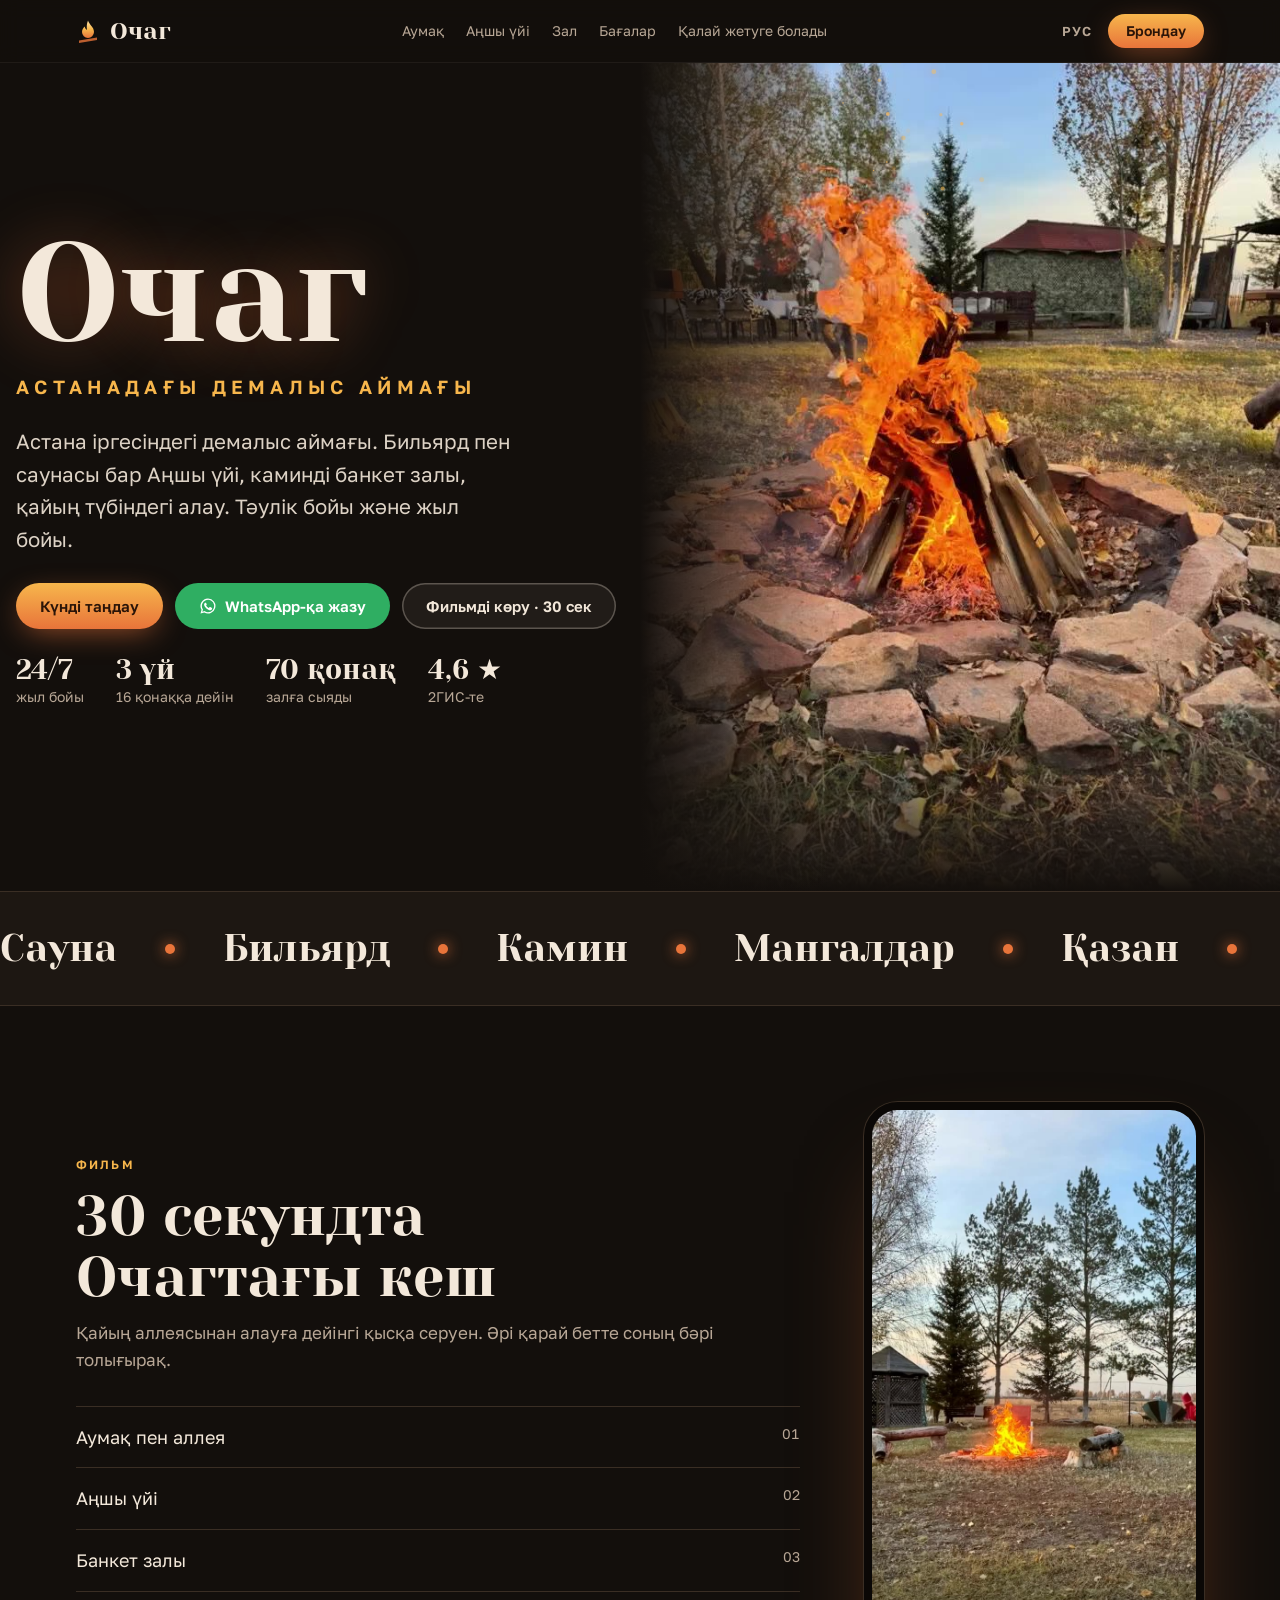
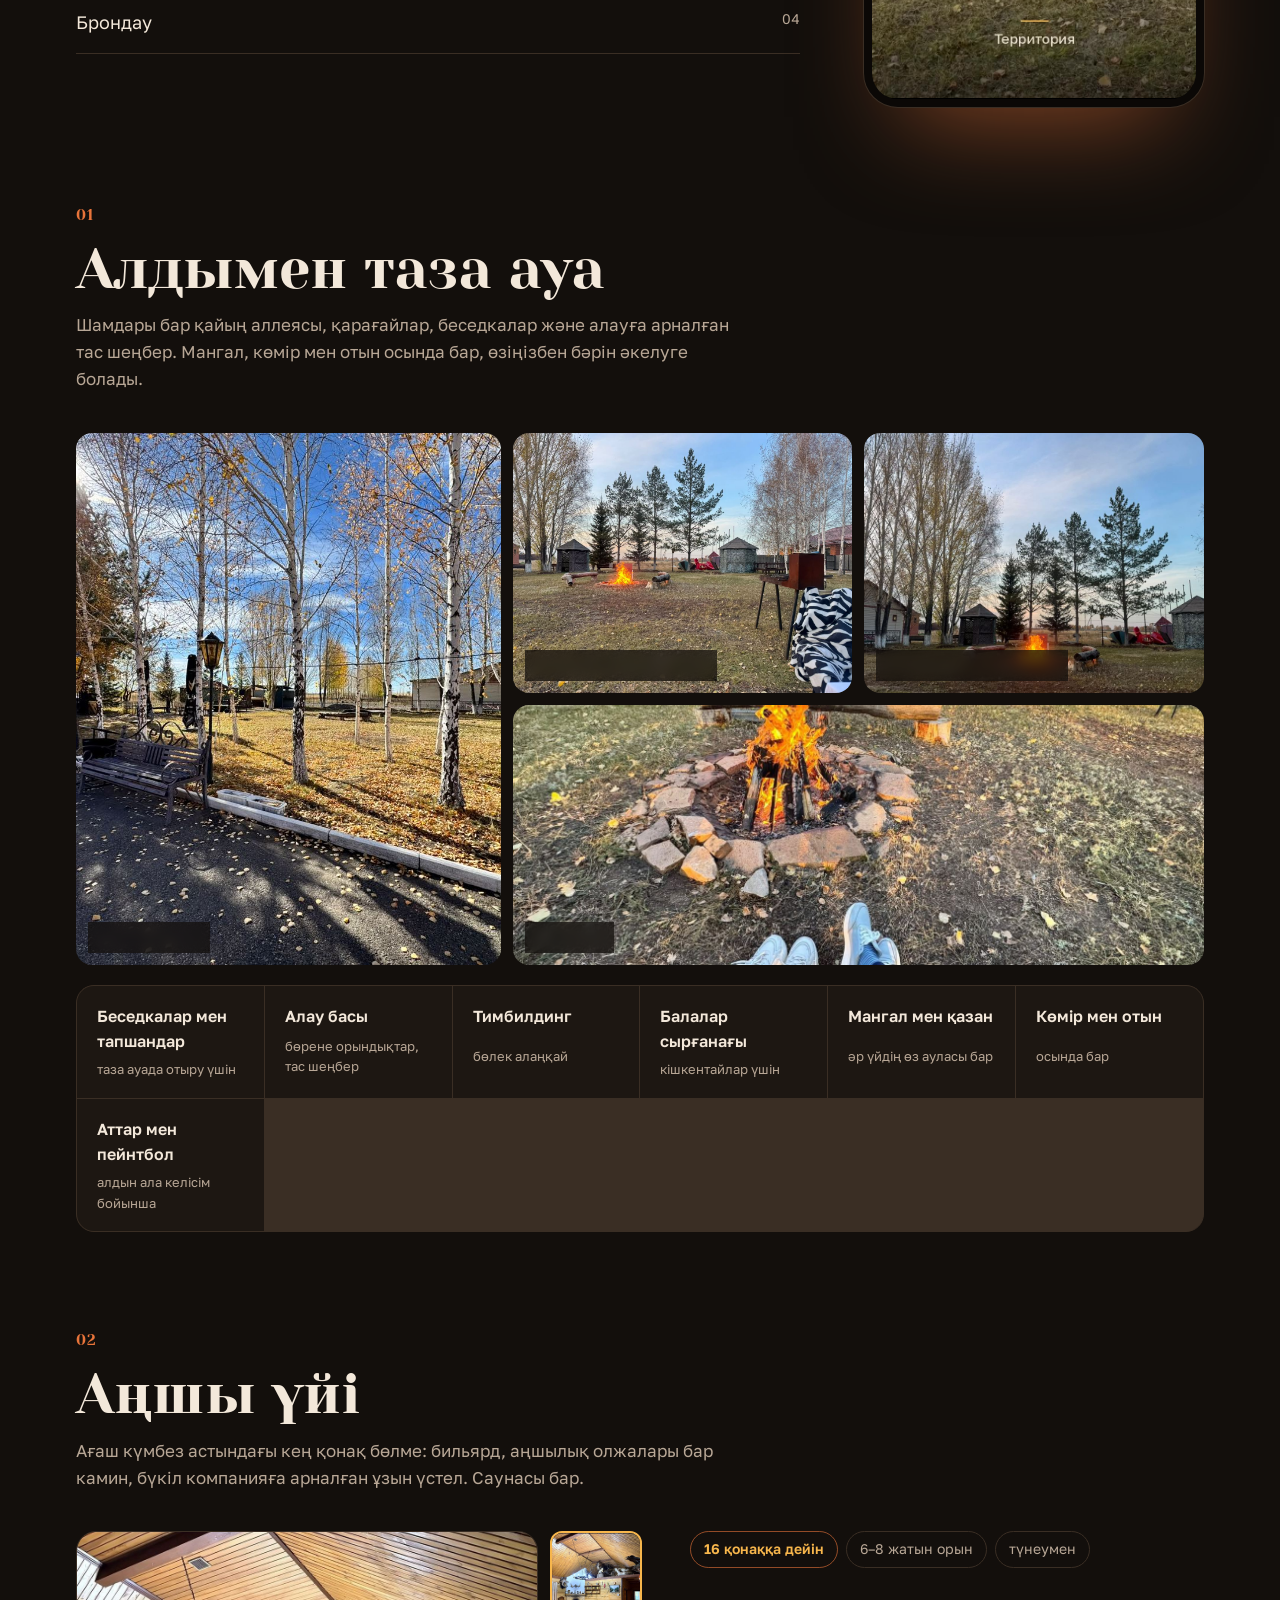
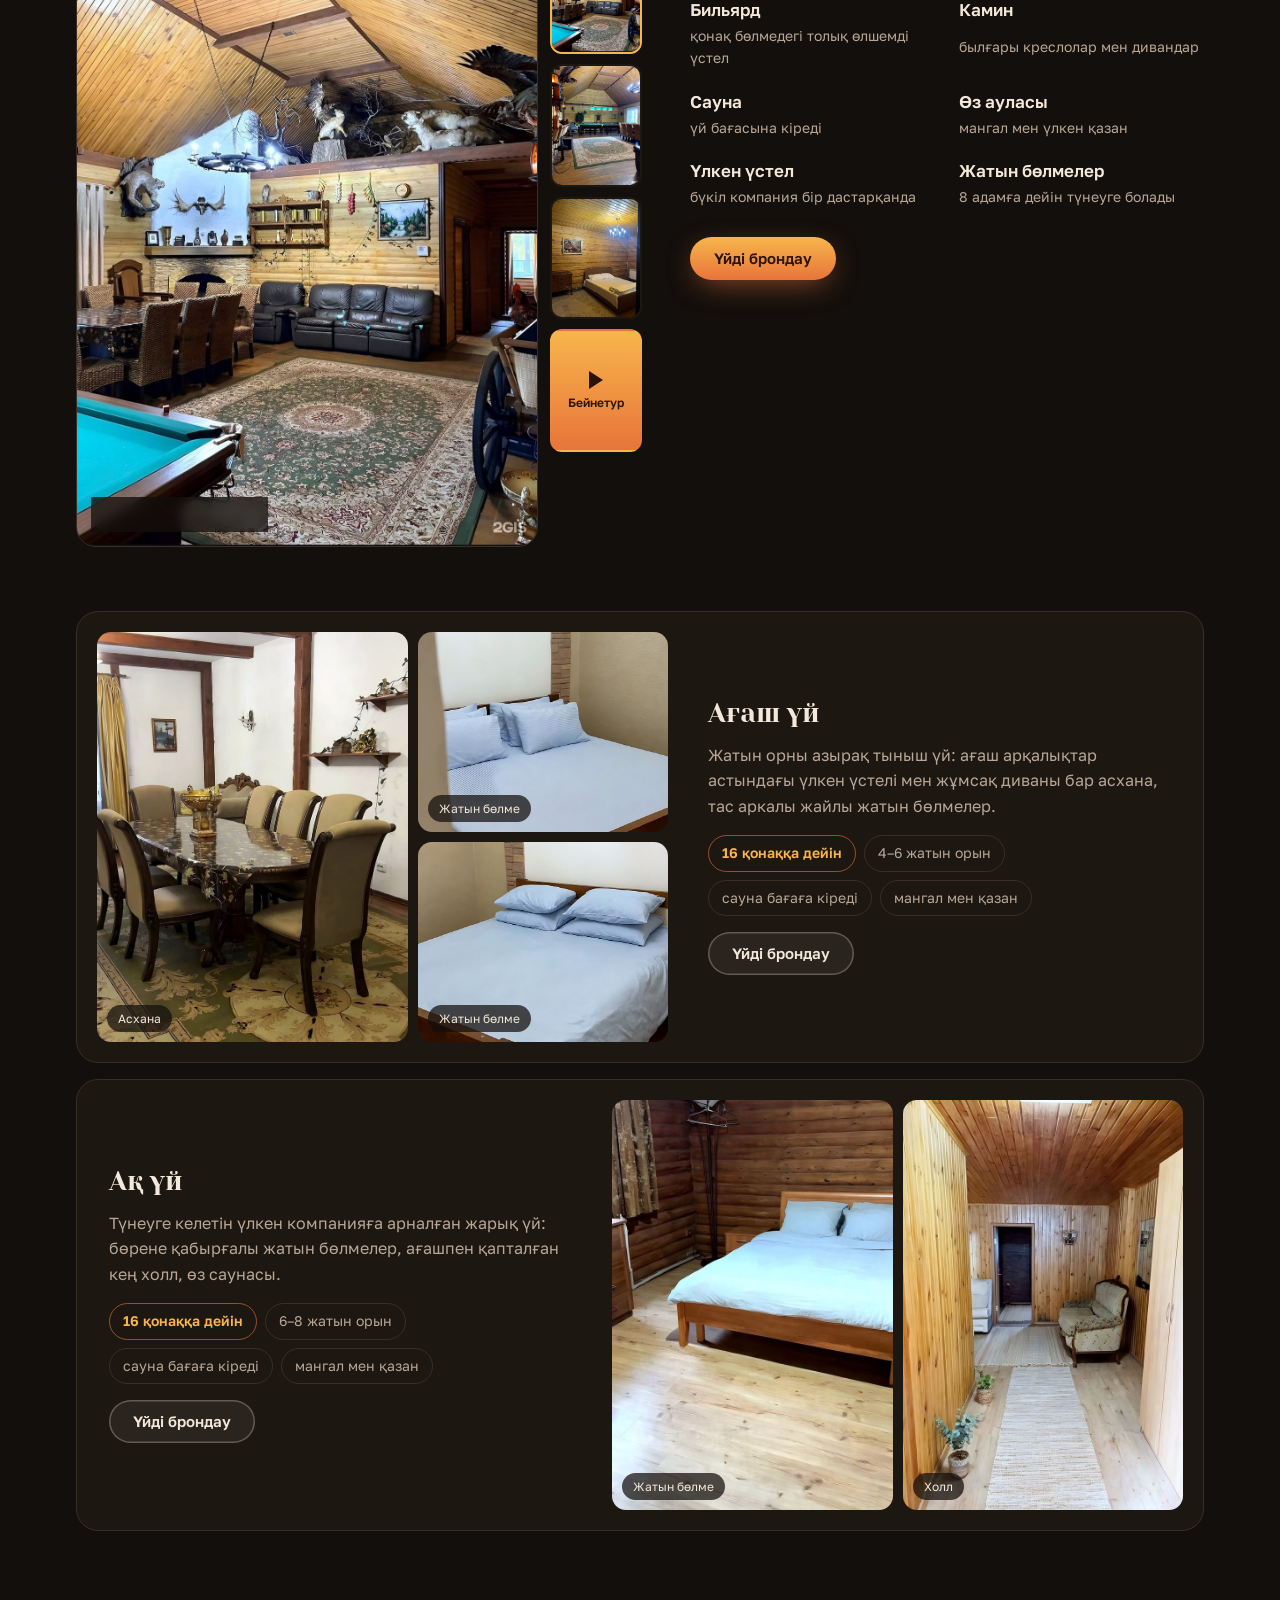
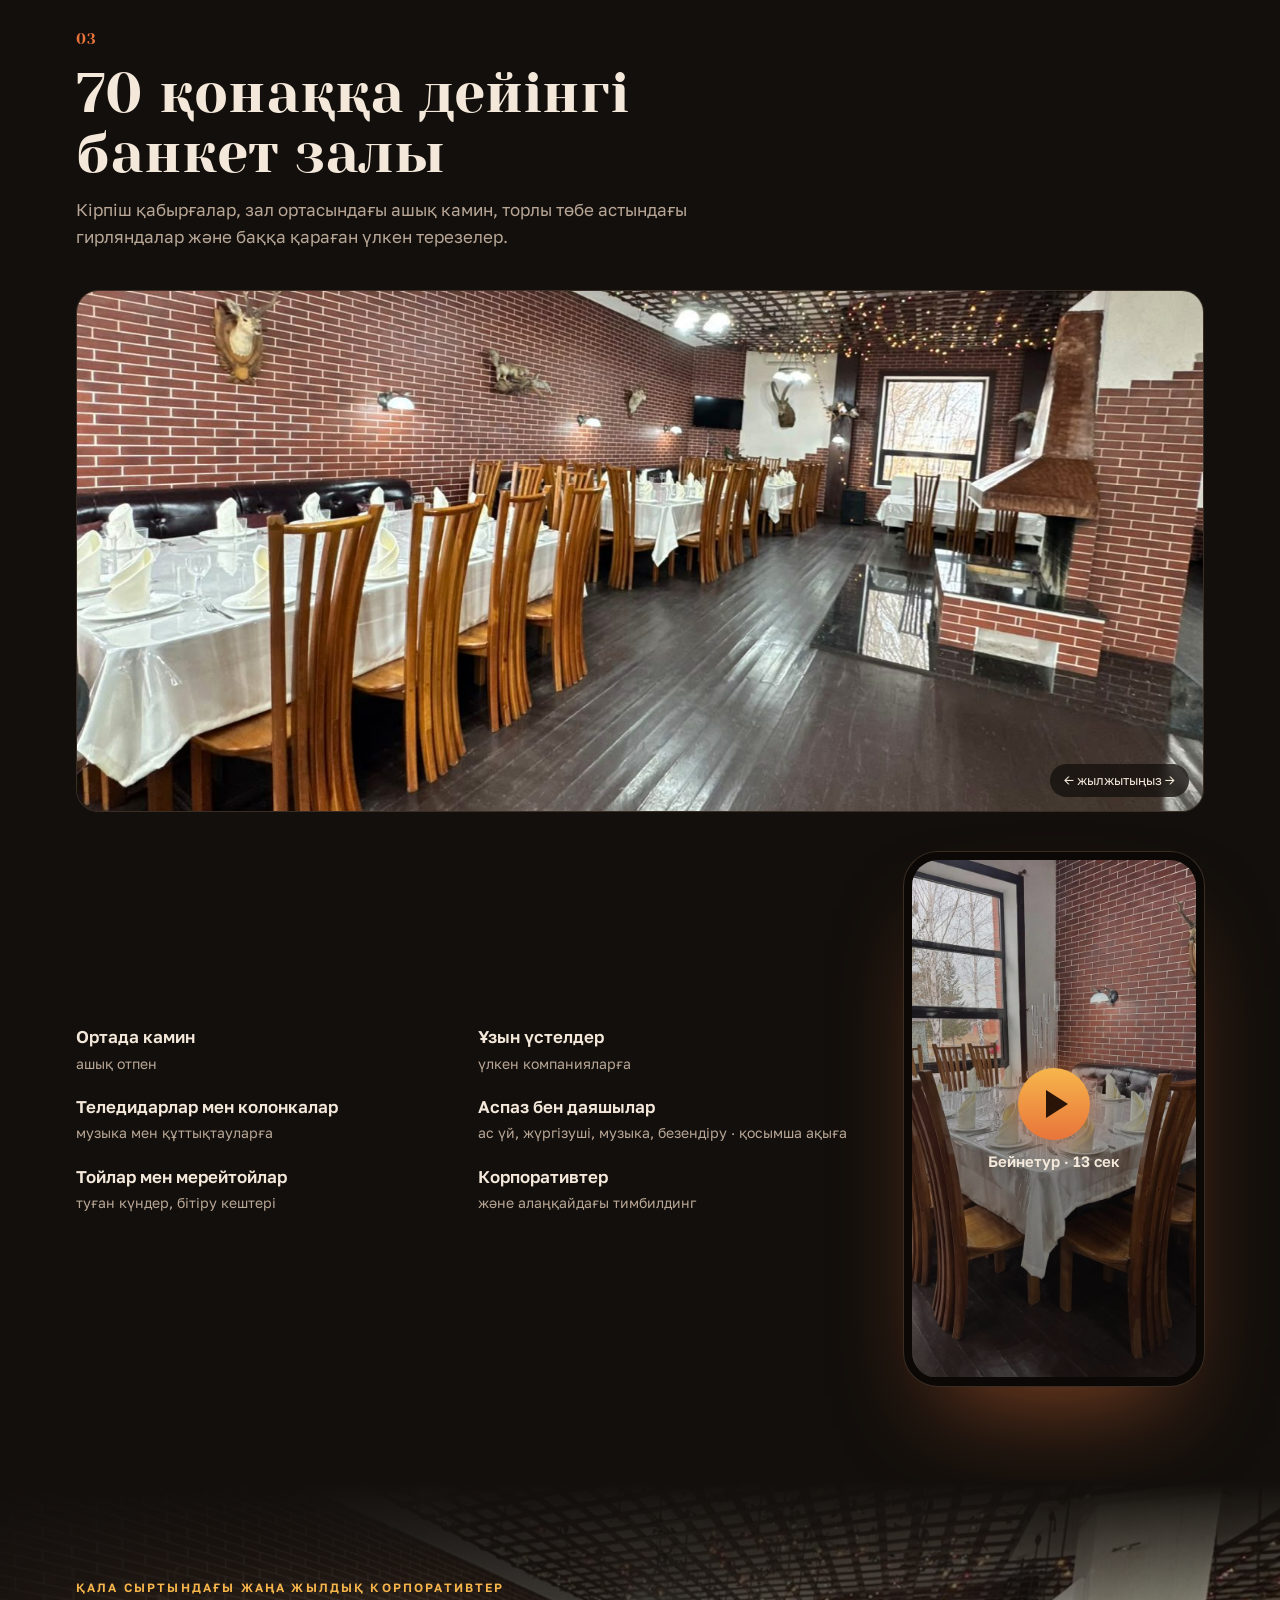
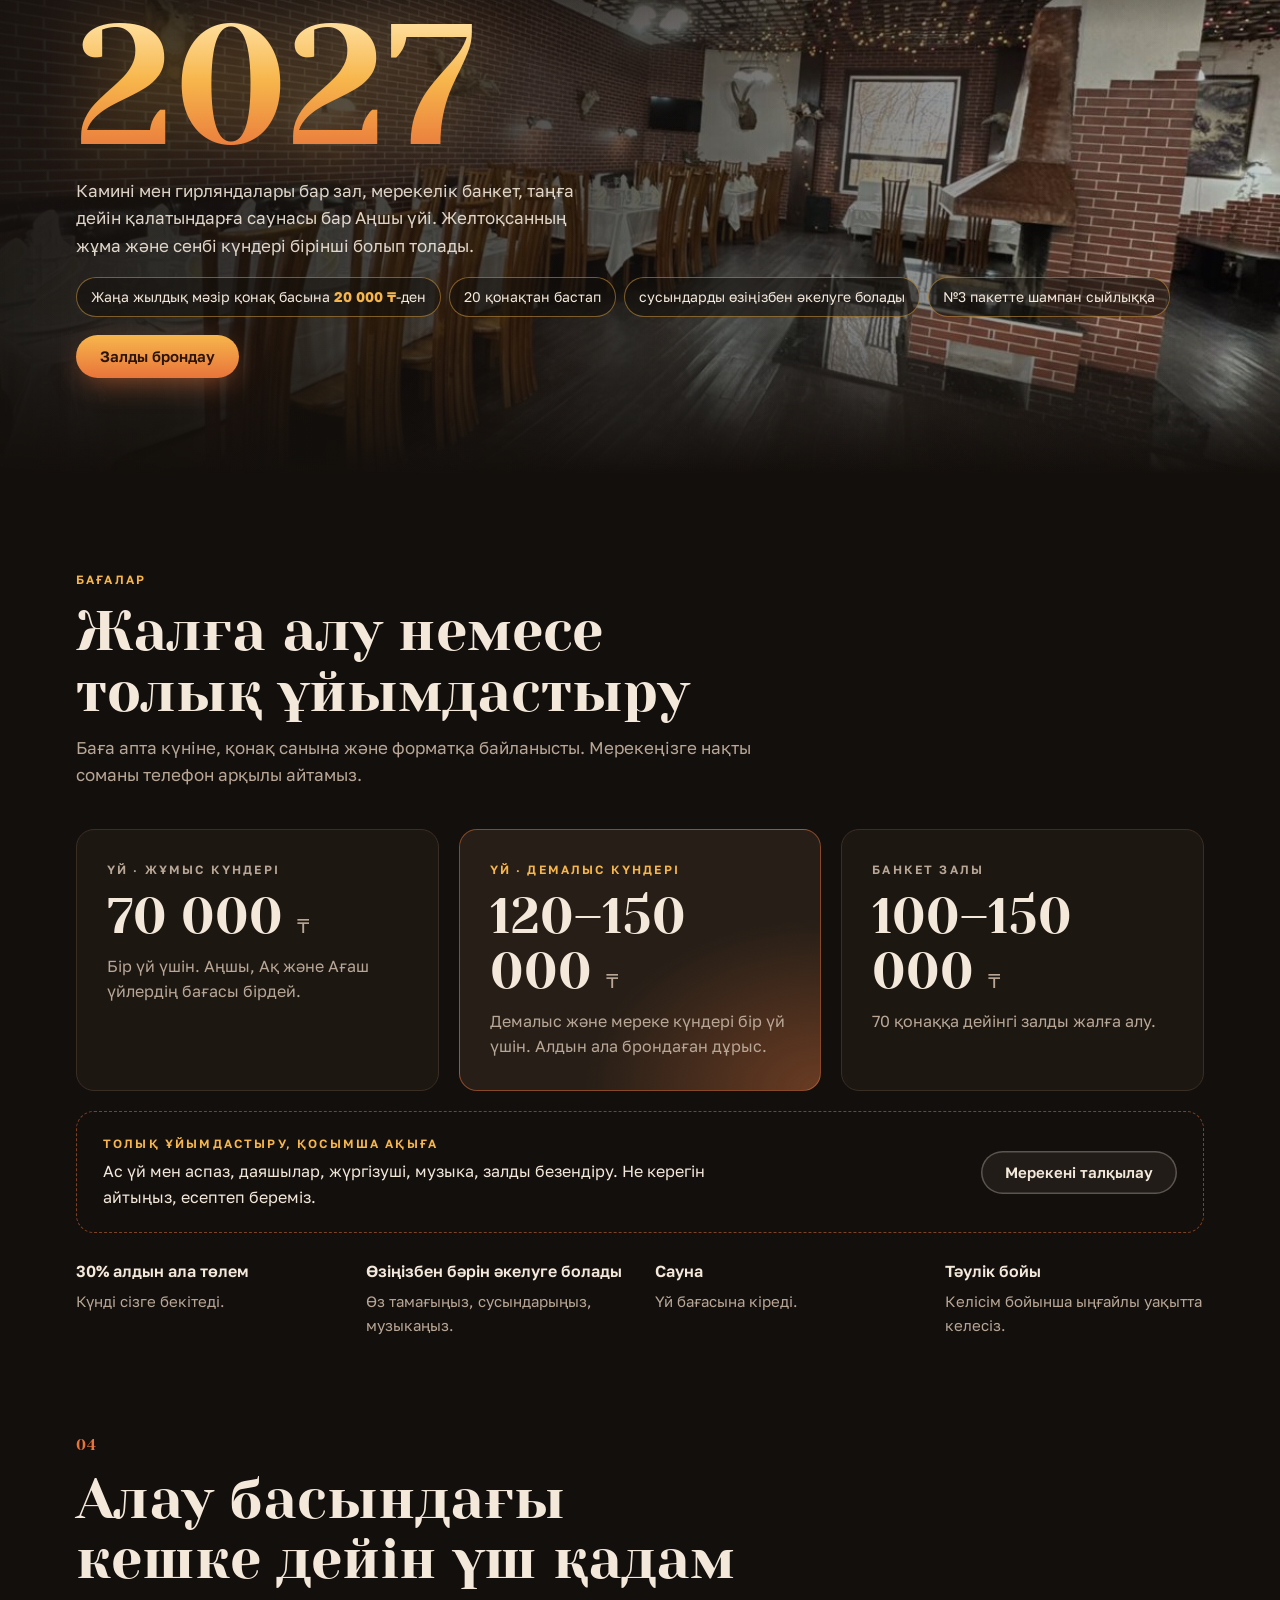
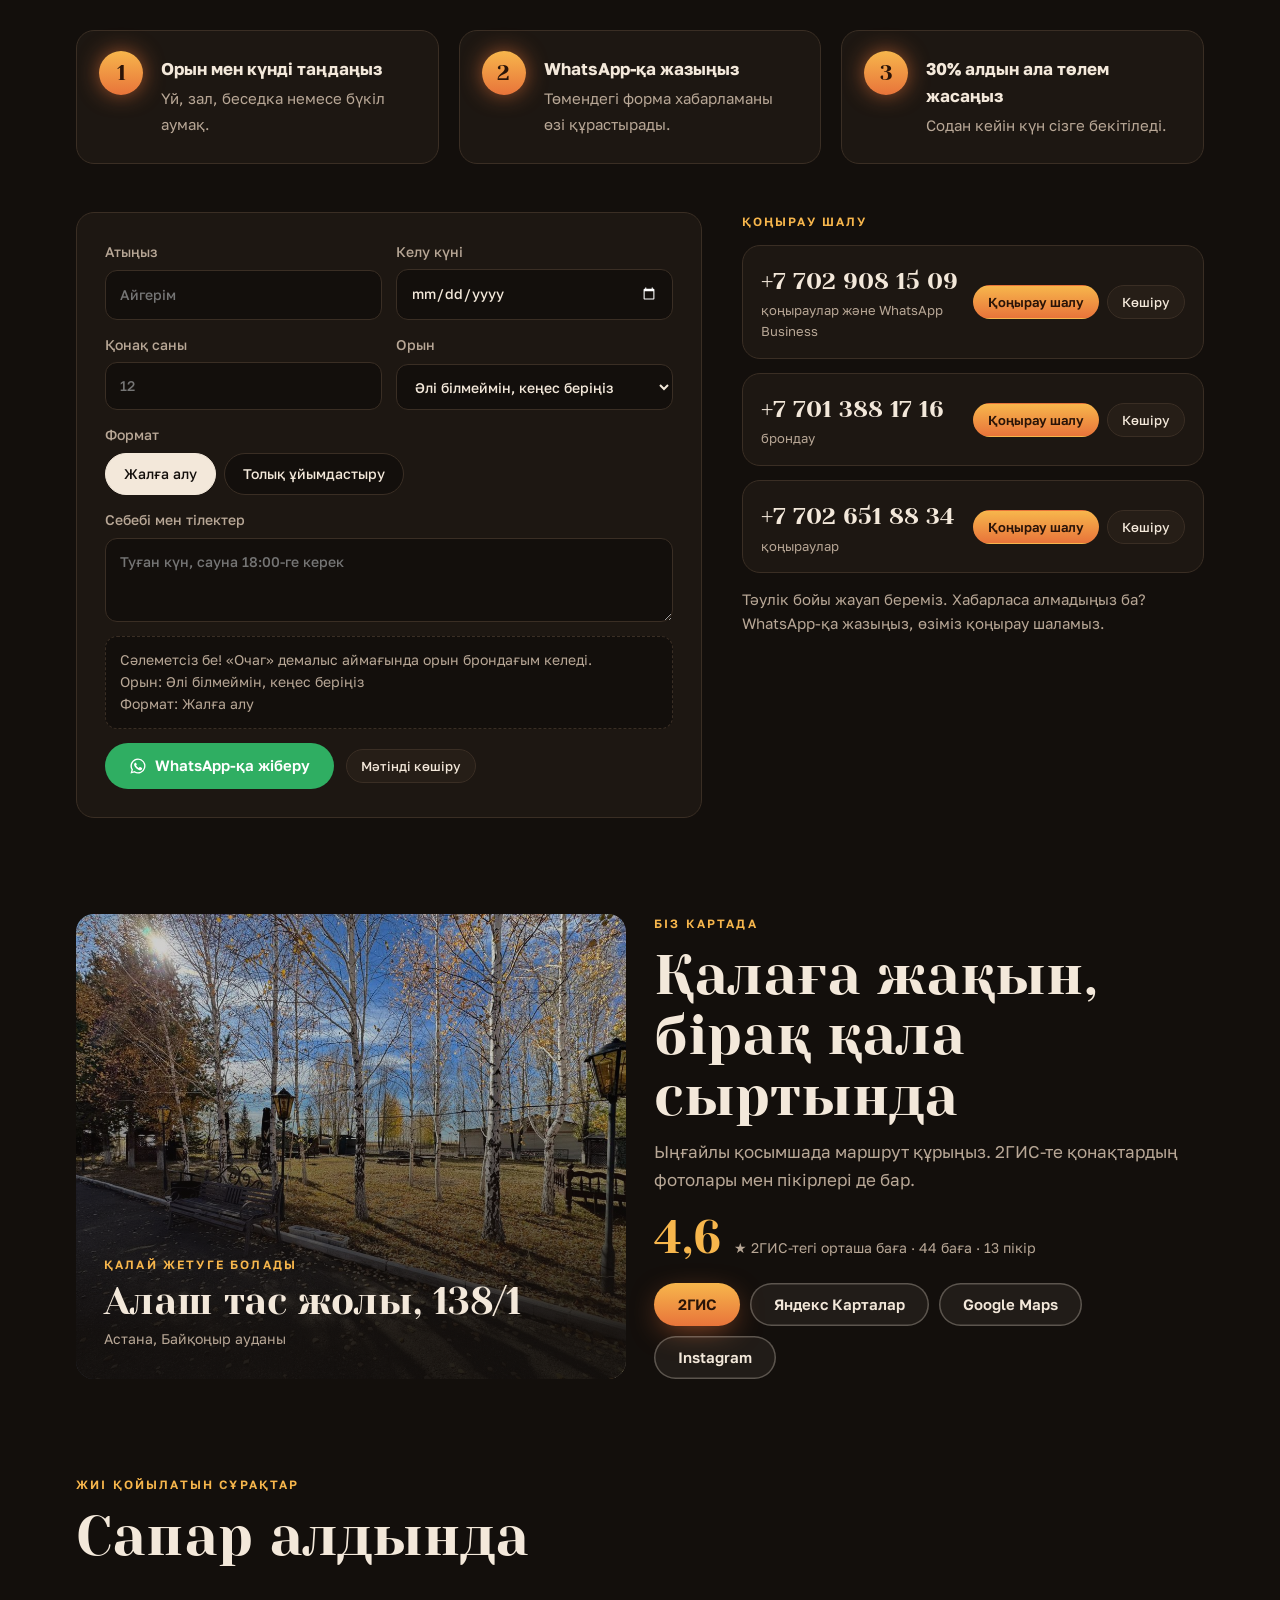
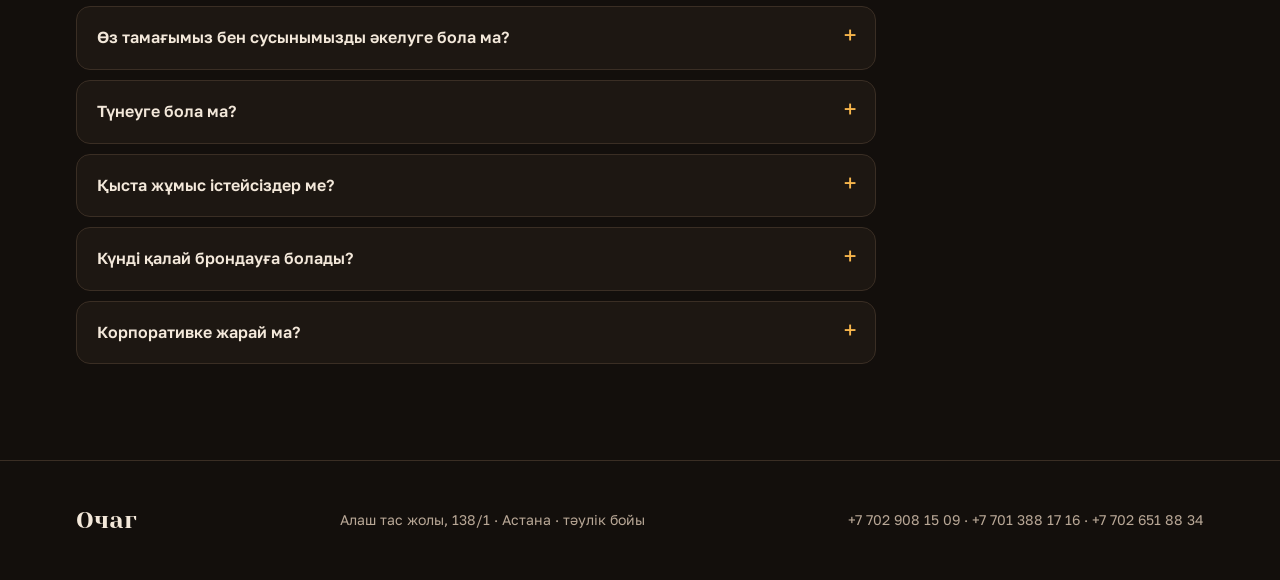
<file: kk/index.html>
<!DOCTYPE html>
<html lang="kk">
<head>
<meta charset="utf-8">
<script>if(location.protocol==="http:"&&location.hostname.indexOf("ochag-astana.asia")>-1)location.replace("https://ochag-astana.asia"+location.pathname+location.search+location.hash);</script>
<meta name="viewport" content="width=device-width, initial-scale=1, viewport-fit=cover">
<style>
:root{padding-top:env(safe-area-inset-top,0px);padding-bottom:env(safe-area-inset-bottom,0px)}
body{margin:0}
img{max-width:100%}
[hidden]{display:none!important}
</style>
<title>Очаг — Астанадағы демалыс аймағы: үйлер, сауна, банкет залы</title>
<link rel="icon" href="/favicon.svg" type="image/svg+xml">
<link rel="icon" href="/favicon.ico" sizes="32x32">
<link rel="apple-touch-icon" href="/apple-touch-icon.png">
<meta name="theme-color" content="#130F0C">
<meta name="claude:viewport-fit-sides" content="cover">
<meta name="description" content="Астанадағы «Очаг» демалыс аймағы, Алаш тас жолы 138/1: тәулігіне 70 000 ₸-ден үш үй, сауна, бильярд, 70 қонаққа дейінгі банкет залы, мангал мен қазан. Той, корпоратив, туған күн. Тәулік бойы, жыл бойы.">
<link rel="canonical" href="https://ochag-astana.asia/kk/">
<link rel="alternate" hreflang="ru" href="https://ochag-astana.asia/">
<link rel="alternate" hreflang="kk" href="https://ochag-astana.asia/kk/">
<link rel="alternate" hreflang="x-default" href="https://ochag-astana.asia/">
<meta property="og:type" content="website">
<meta property="og:url" content="https://ochag-astana.asia/kk/">
<meta property="og:title" content="Очаг — Астанадағы демалыс аймағы">
<meta property="og:description" content="Тәулігіне жалға берілетін үш үй, сауна, бильярд, 70 қонаққа дейінгі банкет залы. Алаш тас жолы, 138/1. Тәулік бойы.">
<meta property="og:image" content="https://ochag-astana.asia/img/og.jpg">
<meta property="og:image:width" content="1200">
<meta property="og:image:height" content="630">
<meta property="og:site_name" content="Очаг">
<meta name="twitter:card" content="summary_large_image">
<meta property="og:locale" content="kk_KZ">
<script type="application/ld+json">{"@context":"https://schema.org","@type":"LodgingBusiness","name":"Очаг, зона отдыха","url":"https://ochag-astana.asia/","image":"https://ochag-astana.asia/img/og.jpg","description":"Зона отдыха в Астане: три дома посуточно, сауна, бильярд, банкетный зал до 70 гостей.","telephone":["+77029081509","+77013881716","+77026518834"],"address":{"@type":"PostalAddress","streetAddress":"шоссе Алаш, 138/1","addressLocality":"Астана","postalCode":"Z01C1K4","addressCountry":"KZ"},"geo":{"@type":"GeoCoordinates","latitude":51.248381,"longitude":71.586943},"openingHoursSpecification":{"@type":"OpeningHoursSpecification","dayOfWeek":["Monday","Tuesday","Wednesday","Thursday","Friday","Saturday","Sunday"],"opens":"00:00","closes":"23:59"},"priceRange":"70 000–150 000 ₸","sameAs":["https://www.instagram.com/zona_otdiha_astana/","https://2gis.kz/astana/firm/70000001032545258"]}</script>
<script type="application/ld+json">{"@context":"https://schema.org","@type":"FAQPage","mainEntity":[{"@type":"Question","name":"Өз тамағымыз бен сусынымызды әкелуге бола ма?","acceptedAnswer":{"@type":"Answer","text":"Иә, өзіңізбен бәрін әкелуге болады. Мангал, көмір мен отын осында бар."}},{"@type":"Question","name":"Түнеуге бола ма?","acceptedAnswer":{"@type":"Answer","text":"Иә. Аңшы үйі мен Ақ үйде 6–8 жатын орын, Ағаш үйде 4–6. Тәулік бойы жұмыс істейміз."}},{"@type":"Question","name":"Қыста жұмыс істейсіздер ме?","acceptedAnswer":{"@type":"Answer","text":"Иә, кез келген маусымда. Қыста сауна мен алау басы ерекше жақсы."}},{"@type":"Question","name":"Күнді қалай брондауға болады?","acceptedAnswer":{"@type":"Answer","text":"WhatsApp-қа жазыңыз немесе қоңырау шалыңыз. Алдын ала төлем күнді сізге бекітеді."}},{"@type":"Question","name":"Корпоративке жарай ма?","acceptedAnswer":{"@type":"Answer","text":"Иә. Банкет залына 70 қонаққа дейін сыяды, тимбилдингке арналған алаңқай бар. Іс-шараны толық ұйымдастырумен тапсырыс беруге болады."}}]}</script>
<link rel="preconnect" href="https://fonts.googleapis.com">
<link rel="preconnect" href="https://fonts.gstatic.com" crossorigin>
<link rel="stylesheet" href="https://fonts.googleapis.com/css2?family=Yeseva+One&family=Golos+Text:wght@400;500;600&display=swap">
<style>
/* Сюжет: вечер в Очаге. Живой костёр → фильм 30 сек → территория → Охотничий дом → зал + Новый год → цены → бронь → дорога.
   Одна тёмная «костровая» гамма. */
:root{
  color-scheme:dark;
  --bg:#130F0C; --surface:#1D1712; --raise:#261E17;
  --fg:#F3E8DA; --muted:#B8A796; --line:#3A2E24;
  --ember:#E8743A; --flame:#F7B64C; --wa:#2FAE62;
  --display:"Yeseva One",Georgia,"Times New Roman",serif;
  --body:"Golos Text","Segoe UI",system-ui,-apple-system,sans-serif;
  --r:18px;
}
*{box-sizing:border-box}
html{scroll-behavior:smooth}
body{background:var(--bg);color:var(--fg);font-family:var(--body);font-size:16px;line-height:1.6}
.wrap{max-width:1160px;margin:0 auto;padding-left:max(16px,env(safe-area-inset-left,0px));padding-right:max(16px,env(safe-area-inset-right,0px))}
h1,h2,h3{font-family:var(--display);font-weight:400;text-wrap:balance;margin:0;line-height:1.08}
h2{font-size:clamp(32px,5vw,56px)}
h3{font-size:26px}
p{margin:0}
a{color:inherit}
.eyebrow{font-size:12px;letter-spacing:.18em;text-transform:uppercase;color:var(--flame);font-weight:600}
.chapter{font-family:var(--display);color:var(--ember);font-size:15px;letter-spacing:.06em}
section{padding-block:96px}
.sec-head{display:grid;gap:12px;margin-bottom:40px;max-width:680px}
.sec-head p{color:var(--muted);font-size:17px}

body::before{content:"";position:fixed;inset:0 0 auto;height:env(safe-area-inset-top,0px);z-index:10;background:var(--bg)}
.bar{position:sticky;top:env(safe-area-inset-top,0px);z-index:9;background:rgba(19,15,12,.74);backdrop-filter:blur(10px);-webkit-backdrop-filter:blur(10px);border-bottom:1px solid rgba(243,232,218,.06)}
.bar .wrap{display:flex;align-items:center;justify-content:space-between;gap:16px;padding-block:12px}
.logo{font-family:var(--display);font-size:24px;text-decoration:none;display:flex;align-items:center;gap:10px}
.logo svg{width:24px;height:24px}
.nav{display:flex;gap:22px;font-size:14px}
.nav a{text-decoration:none;color:var(--muted);transition:color .2s}
.nav a:hover{color:var(--fg)}
@media (max-width:900px){.bar .wrap{flex-wrap:wrap;row-gap:8px;padding-block:10px 0}.nav{order:3;width:100%;overflow-x:auto;white-space:nowrap;scrollbar-width:none;padding-bottom:10px;gap:20px}.nav::-webkit-scrollbar{display:none}.nav a{padding-block:4px}}

.bar-end{display:flex;align-items:center;gap:12px}
.lang{font-size:13px;font-weight:600;letter-spacing:.08em;color:var(--muted);text-decoration:none;padding:6px 4px}
.lang:hover{color:var(--fg)}
.pages{display:flex;flex-wrap:wrap;gap:6px 18px}
.btn{display:inline-flex;align-items:center;justify-content:center;gap:8px;border:0;border-radius:999px;padding:14px 24px;font:600 15px/1 var(--body);text-decoration:none;cursor:pointer;transition:transform .2s ease,box-shadow .2s ease,background .2s}
.btn:active{transform:translateY(1px)}
.btn:focus-visible,a:focus-visible,input:focus-visible,select:focus-visible,textarea:focus-visible,button:focus-visible,summary:focus-visible{outline:3px solid var(--flame);outline-offset:3px}
.btn-fire{background:linear-gradient(180deg,var(--flame),var(--ember));color:#2A1408;box-shadow:0 8px 30px -8px rgba(232,116,58,.7)}
.btn-fire:hover{box-shadow:0 10px 40px -6px rgba(247,182,76,.85);transform:translateY(-2px)}
.btn-wa{background:var(--wa);color:#fff}
.btn-ghost{background:rgba(243,232,218,.06);color:var(--fg);box-shadow:inset 0 0 0 1.5px rgba(243,232,218,.28)}
.btn-ghost:hover{background:rgba(243,232,218,.12)}
.btn-sm{padding:10px 18px;font-size:14px}

/* HERO — живой костёр */
.hero{position:relative;display:grid;grid-template-columns:minmax(0,1fr) minmax(0,1fr);min-height:clamp(620px,92svh,940px);padding-block:0;overflow:hidden;isolation:isolate}
.hero-media{position:relative;grid-column:2;grid-row:1;overflow:hidden;background:#2a1a0e}
.hero-media img,.hero-media video{position:absolute;inset:0;width:100%;height:100%;max-width:none;object-fit:cover;object-position:42% 55%}
.hero-media video{opacity:0;transition:opacity 1.2s ease}
.hero-media video.on{opacity:1}
.hero-media::after{content:"";position:absolute;inset:0;pointer-events:none;background:linear-gradient(90deg,var(--bg) 0,rgba(19,15,12,0) 30%),linear-gradient(0deg,var(--bg) 0,rgba(19,15,12,0) 22%)}
#embers{position:absolute;inset:0;width:100%;height:100%;pointer-events:none}
.hero .wrap{grid-column:1;grid-row:1;align-self:center;width:100%;max-width:640px;margin-left:auto;margin-right:0;display:grid;gap:26px;padding-block:80px 96px;position:relative;z-index:1}
.hero h1{font-size:clamp(72px,11vw,170px);line-height:.9;text-shadow:0 0 60px rgba(232,116,58,.45);animation:breathe 4s ease-in-out infinite}
@keyframes breathe{50%{text-shadow:0 0 90px rgba(247,182,76,.65)}}
.hero h1 .sub{display:block;margin-top:18px;font-family:var(--body);font-weight:600;font-size:clamp(14px,1.5vw,19px);line-height:1.3;letter-spacing:.28em;text-transform:uppercase;color:var(--flame);text-shadow:none}
.hero .tag{font-size:13px;letter-spacing:.32em;text-transform:uppercase;color:var(--flame)}
.hero .lead{font-size:clamp(17px,1.6vw,21px);max-width:38ch;opacity:.9}
.hero .ctas{display:flex;flex-wrap:wrap;gap:12px}
.facts{display:flex;flex-wrap:wrap;gap:12px 32px;font-size:14px;color:var(--muted)}
.facts b{font-family:var(--display);font-weight:400;font-size:28px;display:block;color:var(--fg);line-height:1.1}
@media (max-width:860px){
  .hero{grid-template-columns:1fr;min-height:0}
  .hero-media{grid-column:1;grid-row:1;height:68svh;min-height:420px}
  .hero-media::after{background:linear-gradient(0deg,var(--bg) 0,rgba(19,15,12,0) 32%),linear-gradient(180deg,rgba(19,15,12,.45),transparent 18%)}
  .hero .wrap{grid-column:1;grid-row:2;margin:-70px 0 0;max-width:none;padding-block:0 60px}
}

/* Marquee */
.marquee{padding-block:26px;border-block:1px solid var(--line);overflow:hidden;background:var(--surface)}
.marquee .track{display:flex;gap:48px;width:max-content;animation:slide 40s linear infinite;font-family:var(--display);font-size:clamp(24px,3.4vw,38px);white-space:nowrap}
.marquee span{display:inline-flex;align-items:center;gap:48px}
.marquee span::after{content:"";width:10px;height:10px;border-radius:50%;background:var(--ember);box-shadow:0 0 14px var(--ember)}
@keyframes slide{to{transform:translateX(-50%)}}

/* Film */
.film{display:grid;grid-template-columns:minmax(0,1fr) auto;gap:64px;align-items:center}
.phone{position:relative;width:min(340px,80vw);aspect-ratio:9/16;border-radius:34px;overflow:hidden;background:#000;border:8px solid #0b0806;box-shadow:0 0 0 1px var(--line),0 50px 100px -40px rgba(232,116,58,.55);justify-self:center}
.phone video{position:absolute;inset:0;width:100%;height:100%;object-fit:cover}
.toc{display:grid;gap:0;margin:0;padding:0;list-style:none;border-top:1px solid var(--line)}
.toc a{display:flex;justify-content:space-between;gap:16px;padding:16px 0;border-bottom:1px solid var(--line);text-decoration:none;font-size:18px;transition:color .2s,padding .3s}
.toc a:hover{color:var(--flame);padding-left:8px}
.toc a span{color:var(--muted);font-size:14px;font-variant-numeric:tabular-nums}
@media (max-width:860px){.film{grid-template-columns:1fr;gap:40px}}

/* Territory */
.terr{display:grid;grid-template-columns:1.25fr 1fr 1fr;grid-template-rows:260px 260px;gap:12px}
.terr figure{margin:0;position:relative;overflow:hidden;border-radius:16px;background:var(--surface)}
.terr img{width:100%;height:100%;object-fit:cover;display:block;transition:transform .8s ease}
.terr figure:hover img{transform:scale(1.05)}
.terr figcaption{position:absolute;left:12px;bottom:12px;font-size:13px;background:rgba(19,15,12,.72);padding:5px 12px;border-radius:999px;backdrop-filter:blur(6px)}
.terr .big{grid-row:span 2}
@media (max-width:760px){.terr{grid-template-columns:1fr 1fr;grid-template-rows:300px 180px 180px}.terr .big{grid-column:span 2;grid-row:auto}}
.amen{margin-top:20px;display:grid;grid-template-columns:repeat(auto-fit,minmax(min(100%,180px),1fr));gap:1px;background:var(--line);border:1px solid var(--line);border-radius:var(--r);overflow:hidden}
.amen div{background:var(--surface);padding:18px 20px;display:grid;gap:4px}
.amen b{font-weight:600}
.amen small{color:var(--muted);font-size:13px}

/* House showcase */
.house{display:grid;grid-template-columns:minmax(0,1.1fr) minmax(0,1fr);gap:48px;align-items:start}
@media (max-width:900px){.house{grid-template-columns:1fr;gap:32px}}
.viewer{display:grid;grid-template-columns:minmax(0,1fr) 92px;gap:12px}
.stage{position:relative;aspect-ratio:3/4;max-height:78svh;border-radius:20px;overflow:hidden;background:var(--surface);border:1px solid var(--line)}
.stage img,.stage video{position:absolute;inset:0;width:100%;height:100%;object-fit:cover}
.stage img{transition:opacity .45s ease}
.stage .label{position:absolute;left:14px;bottom:14px;background:rgba(19,15,12,.75);padding:6px 14px;border-radius:999px;font-size:14px;backdrop-filter:blur(6px)}
.thumbs{display:grid;gap:10px;align-content:start}
.thumbs button{padding:0;border:2px solid transparent;border-radius:12px;overflow:hidden;background:var(--surface);cursor:pointer;aspect-ratio:3/4;transition:border-color .2s,transform .2s}
.thumbs button:hover{transform:translateY(-2px)}
.thumbs button[aria-pressed="true"]{border-color:var(--flame)}
.thumbs img{width:100%;height:100%;object-fit:cover;display:block}
.thumbs .play{display:grid;place-items:center;background:linear-gradient(180deg,var(--flame),var(--ember));color:#2A1408;font:600 12px var(--body);text-align:center;padding:6px}
.thumbs .play i{display:block;width:0;height:0;margin:0 auto 6px;border-left:14px solid #2A1408;border-top:9px solid transparent;border-bottom:9px solid transparent}
@media (max-width:540px){.viewer{grid-template-columns:1fr}.thumbs{grid-template-columns:repeat(6,1fr)}.thumbs button{aspect-ratio:1}.thumbs .play{font-size:0}.thumbs .play i{margin:0 auto}}
.specs{display:flex;flex-wrap:wrap;gap:8px}
.chip{font-size:14px;border:1px solid var(--line);border-radius:999px;padding:6px 13px;color:var(--muted)}
.chip.strong{border-color:rgba(232,116,58,.6);color:var(--flame);font-weight:600}
.feat{display:grid;grid-template-columns:1fr 1fr;gap:18px 24px;margin:0;padding:0;list-style:none}
.feat li{display:grid;gap:2px}
.feat b{font-weight:600;font-size:17px}
.feat span{color:var(--muted);font-size:14px}
@media (max-width:480px){.feat{grid-template-columns:1fr}}
.wood{margin-top:64px;display:grid;grid-template-columns:minmax(0,1.2fr) minmax(0,1fr);gap:40px;align-items:center;border:1px solid var(--line);border-radius:22px;padding:20px;background:var(--surface)}
.wood-pics{display:grid;grid-template-columns:1.25fr 1fr;grid-template-rows:200px 200px;gap:10px}
.wood-pics figure{margin:0;position:relative;overflow:hidden;border-radius:14px;background:var(--raise)}
.wood-pics img{width:100%;height:100%;object-fit:cover;display:block;transition:transform .8s ease}
.wood-pics figure:hover img{transform:scale(1.05)}
.wood-pics .wp-main{grid-row:span 2}
.wood-pics .wp-main img{object-position:center 25%}
.wood-pics figcaption{position:absolute;left:10px;bottom:10px;font-size:12px;background:rgba(19,15,12,.72);padding:4px 11px;border-radius:999px}
.wood.white{margin-top:16px;grid-template-columns:minmax(0,1fr) minmax(0,1.2fr)}
.wood-pics.two{grid-template-columns:1fr 1fr;grid-template-rows:410px}
.wood.white .wood-txt{padding:8px 0 8px 12px}
@media (max-width:860px){.wood.white{grid-template-columns:1fr}.wood.white .wood-pics{order:-1}.wood-pics.two{grid-template-rows:320px}.wood.white .wood-txt{padding:4px}}
.wood-txt{display:grid;gap:16px;padding:8px 12px 8px 0}
.wood-txt p{color:var(--muted)}
@media (max-width:860px){.wood{grid-template-columns:1fr;padding:14px}.wood-pics{grid-template-rows:180px 180px}.wood-txt{padding:4px}}
.others{margin-top:16px;display:grid;grid-template-columns:repeat(auto-fit,minmax(min(100%,320px),1fr));gap:16px}
.other{border:1px solid var(--line);border-radius:var(--r);padding:24px;background:var(--surface);display:grid;gap:12px}
.other p{color:var(--muted);font-size:15px}

/* Hall */
.pano{position:relative;border-radius:22px;overflow:hidden;border:1px solid var(--line);background:var(--surface)}
.pano-track{overflow-x:auto;overflow-y:hidden;scrollbar-width:none;cursor:grab;touch-action:pan-x pan-y}
.pano-track::-webkit-scrollbar{display:none}
.pano-track img{display:block;height:clamp(300px,42vw,520px);width:auto;max-width:none;user-select:none;-webkit-user-drag:none}
.pano .hint{position:absolute;right:14px;bottom:14px;background:rgba(19,15,12,.75);padding:6px 14px;border-radius:999px;font-size:13px;color:var(--fg);pointer-events:none;backdrop-filter:blur(6px)}
.hall-grid{margin-top:40px;display:grid;grid-template-columns:minmax(0,1fr) auto;gap:48px;align-items:center}
.hall-grid .phone{width:min(300px,78vw)}
@media (max-width:860px){.hall-grid{grid-template-columns:1fr}}
.play-btn{position:absolute;inset:0;display:grid;place-items:center;background:linear-gradient(0deg,rgba(19,15,12,.55),rgba(19,15,12,.05));border:0;cursor:pointer;color:var(--fg);font:600 15px var(--body)}
.play-btn span{display:grid;justify-items:center;gap:12px}
.play-btn i{width:72px;height:72px;border-radius:50%;display:grid;place-items:center;background:linear-gradient(180deg,var(--flame),var(--ember));box-shadow:0 0 40px -6px var(--ember)}
.play-btn i::before{content:"";margin-left:6px;border-left:22px solid #2A1408;border-top:14px solid transparent;border-bottom:14px solid transparent}

.ny{position:relative;overflow:hidden;padding-block:0;min-height:520px;display:grid;align-items:center;isolation:isolate;margin-top:96px}
.ny .bg{position:absolute;inset:0;width:100%;height:100%;max-width:none;object-fit:cover;z-index:-2}
.ny::after{content:"";position:absolute;inset:0;z-index:-1;background:linear-gradient(90deg,rgba(19,15,12,.94) 0,rgba(19,15,12,.7) 45%,rgba(19,15,12,.2)),linear-gradient(0deg,var(--bg),transparent 25%),linear-gradient(180deg,var(--bg),transparent 25%)}
.ny .wrap{width:100%;display:grid;gap:18px;padding-block:96px}
.ny .yr{font-family:var(--display);font-size:clamp(84px,14vw,170px);line-height:.85;background:linear-gradient(180deg,#FFE3A6,var(--flame) 45%,var(--ember));-webkit-background-clip:text;background-clip:text;color:transparent;filter:drop-shadow(0 0 30px rgba(247,182,76,.35))}
.ny p{opacity:.9;max-width:46ch;font-size:17px}
.ny-chips{list-style:none;margin:0;padding:0;display:flex;flex-wrap:wrap;gap:8px}.ny-chips li{padding:8px 14px;border:1px solid rgba(247,182,76,.45);border-radius:999px;font-size:14px;background:rgba(19,15,12,.55)}.ny-chips b{color:var(--flame)}
@media (max-width:760px){.ny::after{background:linear-gradient(0deg,rgba(19,15,12,.95) 0,rgba(19,15,12,.82) 60%,rgba(19,15,12,.5)),linear-gradient(180deg,var(--bg),transparent 20%)}}

/* Prices */
.prices{display:grid;grid-template-columns:repeat(auto-fit,minmax(min(100%,300px),1fr));gap:20px}
.price{border-radius:var(--r);padding:30px;display:grid;gap:10px;align-content:start;border:1px solid var(--line);background:var(--surface)}
.price.hot{background:radial-gradient(120% 120% at 100% 100%,rgba(232,116,58,.35),transparent 55%),var(--raise);border-color:rgba(232,116,58,.5)}
.price .num{font-family:var(--display);font-size:clamp(36px,4.6vw,50px);font-variant-numeric:tabular-nums;line-height:1.1}
.price .num small{font-family:var(--body);font-size:.4em;color:var(--muted)}
.price p{color:var(--muted)}
.extra{margin-top:20px;display:flex;flex-wrap:wrap;gap:16px 32px;align-items:center;justify-content:space-between;border:1px dashed rgba(232,116,58,.5);border-radius:var(--r);padding:22px 26px}
.extra div{display:grid;gap:6px;max-width:640px}
.notes{margin-top:26px;display:grid;grid-template-columns:repeat(auto-fit,minmax(min(100%,240px),1fr));gap:16px 30px}
.notes div{display:grid;gap:4px;align-content:start}
.notes b{font-weight:600}
.notes span{color:var(--muted);font-size:15px}

/* Booking */
.steps{display:grid;grid-template-columns:repeat(3,1fr);gap:20px;margin-bottom:48px;counter-reset:s}
@media (max-width:760px){.steps{grid-template-columns:1fr}}
.step{position:relative;padding:24px 24px 24px 84px;border-radius:var(--r);background:var(--surface);border:1px solid var(--line);counter-increment:s;min-height:110px}
.step::before{content:counter(s);position:absolute;left:22px;top:20px;width:44px;height:44px;border-radius:50%;display:grid;place-items:center;font-family:var(--display);font-size:22px;color:#2A1408;background:linear-gradient(180deg,var(--flame),var(--ember));box-shadow:0 0 24px -4px var(--ember)}
.step b{display:block;font-size:17px;margin-bottom:4px}
.step span{color:var(--muted);font-size:15px}
.book-grid{display:grid;grid-template-columns:1.15fr .85fr;gap:40px;align-items:start}
@media (max-width:900px){.book-grid{grid-template-columns:1fr}}
.card{background:var(--surface);border:1px solid var(--line);border-radius:var(--r);padding:28px}
form{display:grid;grid-template-columns:minmax(0,1fr) minmax(0,1fr);gap:14px}
form .full{grid-column:1/-1}
@media (max-width:540px){form{grid-template-columns:minmax(0,1fr)}.card{padding:20px}}
label{display:grid;min-width:0;gap:6px;font-size:14px;font-weight:500;color:var(--muted)}
input,select,textarea{font:inherit;color:var(--fg);background:var(--bg);border:1px solid var(--line);border-radius:12px;padding:12px 14px;width:100%;min-width:0}
input:focus,select:focus,textarea:focus{border-color:var(--ember)}
textarea{resize:vertical;min-height:84px}
input[type=date]{-webkit-appearance:none;appearance:none;min-height:46px}
.seg{display:flex;gap:8px;flex-wrap:wrap}
.seg input{position:absolute;opacity:0;pointer-events:none;width:1px;height:1px;padding:0;margin:0}
.seg label{display:inline-flex;cursor:pointer;border:1px solid var(--line);border-radius:999px;padding:9px 18px;font-size:14px;background:var(--bg);color:var(--fg)}
.seg input:checked+label{background:var(--fg);color:var(--bg);border-color:var(--fg)}
.seg input:focus-visible+label{outline:3px solid var(--flame);outline-offset:2px}
.preview{grid-column:1/-1;font-size:14px;color:var(--muted);background:var(--bg);border:1px dashed var(--line);border-radius:12px;padding:12px 14px;white-space:pre-wrap;min-width:0;overflow-wrap:anywhere}
.contacts{display:grid;gap:14px}
.tel{display:flex;align-items:center;justify-content:space-between;gap:12px;border:1px solid var(--line);border-radius:var(--r);padding:16px 18px;background:var(--surface)}
@media (max-width:540px){.tel{flex-wrap:wrap}}
.tel .n{white-space:nowrap;text-decoration:none;font-family:var(--display);font-size:clamp(20px,2.6vw,24px);font-variant-numeric:tabular-nums;user-select:all}
.tel small{display:block;color:var(--muted);font-size:13px}
.copy{border:1px solid var(--line);background:var(--raise);color:var(--fg);border-radius:999px;padding:8px 14px;font:500 13px var(--body);cursor:pointer;flex:none}
.copy:hover{border-color:var(--ember)}

/* Where */
.where{display:grid;grid-template-columns:1fr 1fr;gap:28px;align-items:stretch}
@media (max-width:900px){.where{grid-template-columns:1fr}}
.mapcard{position:relative;border-radius:var(--r);overflow:hidden;min-height:340px;display:grid;align-content:end;padding:28px;gap:6px;isolation:isolate}
.mapcard img{position:absolute;inset:0;width:100%;height:100%;object-fit:cover;z-index:-2}
.mapcard::after{content:"";position:absolute;inset:0;z-index:-1;background:linear-gradient(0deg,rgba(19,15,12,.92) 10%,rgba(19,15,12,.2) 70%)}
.addr{font-family:var(--display);font-size:clamp(28px,3.6vw,38px);line-height:1.1}
.where-info{display:grid;gap:22px;align-content:center}
.links{display:flex;flex-wrap:wrap;gap:10px}
.rating{display:flex;align-items:baseline;gap:12px;flex-wrap:wrap}
.rating b{font-family:var(--display);font-size:46px;font-weight:400;color:var(--flame);line-height:1}
.rating span{color:var(--muted);font-size:14px}

.faq{display:grid;gap:10px;max-width:800px}
details{border:1px solid var(--line);border-radius:14px;background:var(--surface);padding:0 20px}
details[open]{border-color:rgba(232,116,58,.45)}
summary{cursor:pointer;padding:18px 0;font-weight:600;list-style:none;display:flex;justify-content:space-between;gap:12px}
summary::-webkit-details-marker{display:none}
summary::after{content:"+";font-family:var(--display);font-size:22px;line-height:1;color:var(--flame);transition:transform .3s}
details[open] summary::after{transform:rotate(45deg)}
details p{padding:0 0 18px;color:var(--muted)}

footer{border-top:1px solid var(--line);padding-block:40px;font-size:14px;color:var(--muted)}
footer .wrap{display:flex;flex-wrap:wrap;gap:12px 32px;justify-content:space-between;align-items:center}
footer .logo{color:var(--fg)}
footer a{text-decoration:none;white-space:nowrap}
.tel-row{display:flex;gap:8px;flex:none}
.copy.call{background:linear-gradient(180deg,var(--flame),var(--ember));color:#2A1408;border-color:transparent;text-decoration:none;font-weight:600}
.fab{position:fixed;right:calc(16px + env(safe-area-inset-right,0px));bottom:calc(16px + env(safe-area-inset-bottom,0px));z-index:8;box-shadow:0 10px 30px rgba(0,0,0,.45)}
@media (min-width:901px){.fab{display:none}}
@media (max-width:900px){footer{padding-bottom:96px}}
.toast{position:fixed;left:50%;bottom:calc(24px + env(safe-area-inset-bottom,0px));transform:translateX(-50%);background:var(--fg);color:var(--bg);padding:10px 18px;border-radius:999px;font-size:14px;z-index:20}

@media (prefers-reduced-motion:no-preference){
  @supports (animation-timeline: view()){
    .reveal{animation:rise linear both;animation-timeline:view();animation-range:entry 0% cover 26%}
    @keyframes rise{from{opacity:.3;transform:translateY(46px) scale(.985)}to{opacity:1;transform:none}}
    .terr figure{animation:lift linear both;animation-timeline:view();animation-range:entry 0% cover 30%}
    @keyframes lift{from{opacity:.35;transform:perspective(900px) rotateX(12deg) translateY(36px)}to{opacity:1;transform:none}}
  }
}
@media (prefers-reduced-motion:reduce){
  html{scroll-behavior:auto}
  .marquee .track,.hero h1{animation:none}
}
</style>
<!-- Yandex.Metrika counter -->
<script>
window.__YM=114222479;
(function(m,e,t,r,i,k,a){m[i]=m[i]||function(){(m[i].a=m[i].a||[]).push(arguments)};m[i].l=1*new Date();for(var j=0;j<document.scripts.length;j++){if(document.scripts[j].src===r){return;}}k=e.createElement(t),a=e.getElementsByTagName(t)[0],k.async=1,k.src=r,a.parentNode.insertBefore(k,a)})(window,document,"script","https://mc.yandex.ru/metrika/tag.js","ym");
ym(114222479,"init",{clickmap:true,trackLinks:true,accurateTrackBounce:true,webvisor:true});
</script>
<noscript><div><img src="https://mc.yandex.ru/watch/114222479" style="position:absolute;left:-9999px" alt=""></div></noscript>
<!-- /Yandex.Metrika counter -->
</head>
<body>


<header class="bar">
  <div class="wrap">
    <a class="logo" href="#top" aria-label="Очаг, жоғары">
      <svg viewBox="0 0 24 24" aria-hidden="true"><defs><linearGradient id="lg" x1="0" y1="0" x2="0" y2="1"><stop offset="0" stop-color="#FFE3A6"/><stop offset=".5" stop-color="#F7B64C"/><stop offset="1" stop-color="#E8743A"/></linearGradient></defs><path fill="url(#lg)" d="M12 1.5c1.2 4.3 6 6.2 6 11.6A6 6 0 0 1 12 19a6 6 0 0 1-6-5.9c0-2.8 1.5-4.3 2.7-5.6.3 2 1.3 3 2.3 3.3C10.6 8 10.6 4.8 12 1.5Z"/><path fill="#E8743A" d="M3 21.5 21 18.5V21L3 24z" opacity=".8"/></svg>
      Очаг
    </a>
    <nav class="nav" aria-label="Бөлімдер">
      <a href="#territory">Аумақ</a>
      <a href="#hunt">Аңшы үйі</a>
      <a href="#hall">Зал</a>
      <a href="#prices">Бағалар</a>
      <a href="#where">Қалай жетуге болады</a>
    </nav>
    <div class="bar-end"><a class="lang" href="/" lang="ru" hreflang="ru">РУС</a><a class="btn btn-fire btn-sm" href="#book">Брондау</a></div>
  </div>
</header>

<main id="top">
  <section class="hero">
    <div class="hero-media" id="hero-media">
      <img src="/img/fire-hero.jpg" data-cms-img="hero_fire" alt="«Очаг» аумағындағы тас шеңбердегі алау">
      <video id="hero-video" muted loop playsinline preload="auto" aria-hidden="true"><source src="/img/fire-hero.mp4" type="video/mp4"></video>
      <canvas id="embers" aria-hidden="true"></canvas>
    </div>
    <div class="wrap">
      <h1>Очаг<span class="sub">Астанадағы демалыс аймағы</span></h1>
      <p class="lead">Астана іргесіндегі демалыс аймағы. Бильярд пен саунасы бар Аңшы үйі, каминді банкет залы, қайың түбіндегі алау. Тәулік бойы және жыл бойы.</p>
      <div class="ctas">
        <a class="btn btn-fire" href="#book">Күнді таңдау</a>
        <a class="btn btn-wa" data-wa="Сәлеметсіз бе! «Очаг» демалыс аймағы туралы білгім келеді." data-goal="whatsapp" href="https://wa.me/77029081509?text=%D0%A1%D3%99%D0%BB%D0%B5%D0%BC%D0%B5%D1%82%D1%81%D1%96%D0%B7%20%D0%B1%D0%B5%21%20%C2%AB%D0%9E%D1%87%D0%B0%D0%B3%C2%BB%20%D0%B4%D0%B5%D0%BC%D0%B0%D0%BB%D1%8B%D1%81%20%D0%B0%D0%B9%D0%BC%D0%B0%D2%93%D1%8B%20%D1%82%D1%83%D1%80%D0%B0%D0%BB%D1%8B%20%D0%B1%D1%96%D0%BB%D0%B3%D1%96%D0%BC%20%D0%BA%D0%B5%D0%BB%D0%B5%D0%B4%D1%96." target="_blank" rel="noopener"><svg width="18" height="18" viewBox="0 0 24 24" aria-hidden="true"><path fill="currentColor" d="M12 2a10 10 0 0 0-8.6 15.1L2 22l5-1.3A10 10 0 1 0 12 2Zm0 18.2a8.2 8.2 0 0 1-4.2-1.2l-.3-.2-3 .8.8-2.9-.2-.3A8.2 8.2 0 1 1 12 20.2Zm4.5-6.1c-.2-.1-1.5-.7-1.7-.8-.2-.1-.4-.1-.6.1l-.8 1c-.1.2-.3.2-.5.1a6.7 6.7 0 0 1-3.3-2.9c-.3-.4.2-.4.7-1.3.1-.2 0-.3 0-.4l-.8-1.8c-.2-.5-.4-.4-.6-.4h-.5a1 1 0 0 0-.7.3 3 3 0 0 0-.9 2.2 5.2 5.2 0 0 0 1.1 2.7 11.8 11.8 0 0 0 4.5 4c1.7.7 2.3.8 3.2.6.5-.1 1.5-.6 1.7-1.2.2-.6.2-1.1.2-1.2-.1-.1-.3-.2-.5-.3Z"/></svg>WhatsApp-қа жазу</a>
        <a class="btn btn-ghost" href="#film">Фильмді көру · 30 сек</a>
      </div>
      <div class="facts">
        <div><b>24/7</b>жыл бойы</div>
        <div><b>3 үй</b>16 қонаққа дейін</div>
        <div><b>70 қонақ</b>залға сыяды</div>
        <div><b>4,6 ★</b>2ГИС-те</div>
      </div>
    </div>
  </section>

  <div class="marquee" aria-label="Аумақта: сауна, бильярд, камин, қазан, мангалдар, алау, беседкалар, тапшандар, тимбилдинг, балалар сырғанағы">
    <div class="track" aria-hidden="true">
      <span>Сауна</span><span>Бильярд</span><span>Камин</span><span>Мангалдар</span><span>Қазан</span><span>Алау басы</span><span>Беседкалар</span><span>Тапшандар</span><span>Тимбилдинг</span><span>Балалар сырғанағы</span>
      <span>Сауна</span><span>Бильярд</span><span>Камин</span><span>Мангалдар</span><span>Қазан</span><span>Алау басы</span><span>Беседкалар</span><span>Тапшандар</span><span>Тимбилдинг</span><span>Балалар сырғанағы</span>
    </div>
  </div>

  <section id="film">
    <div class="wrap film">
      <div style="display:grid;gap:32px;min-width:0">
        <div class="sec-head reveal" style="margin:0">
          <span class="eyebrow">Фильм</span>
          <h2>30 секундта Очагтағы кеш</h2>
          <p>Қайың аллеясынан алауға дейінгі қысқа серуен. Әрі қарай бетте соның бәрі толығырақ.</p>
        </div>
        <ul class="toc reveal">
          <li><a href="#territory">Аумақ пен аллея<span>01</span></a></li>
          <li><a href="#hunt">Аңшы үйі<span>02</span></a></li>
          <li><a href="#hall">Банкет залы<span>03</span></a></li>
          <li><a href="#book">Брондау<span>04</span></a></li>
        </ul>
      </div>
      <div class="phone reveal">
        <video id="film-video" muted loop playsinline preload="none" poster="/img/film-poster.jpg" aria-label="«Очаг» демалыс аймағы туралы фильм"><source src="/img/film.mp4" type="video/mp4"></video>
      </div>
    </div>
  </section>

  <section id="territory" style="padding-top:0">
    <div class="wrap">
      <div class="sec-head reveal">
        <span class="chapter">01</span>
        <h2>Алдымен таза ауа</h2>
        <p>Шамдары бар қайың аллеясы, қарағайлар, беседкалар және алауға арналған тас шеңбер. Мангал, көмір мен отын осында бар, өзіңізбен бәрін әкелуге болады.</p>
      </div>
      <div class="terr">
        <figure class="big"><img src="/img/birch.jpg" data-cms-img="t_birch" alt="Шамдары мен орындығы бар қайың аллеясы" loading="lazy"><figcaption>Қайың аллеясы</figcaption></figure>
        <figure><img src="/img/yard.jpg" data-cms-img="t_yard" alt="Алаңқайдағы беседкалар, мангал және алау" loading="lazy"><figcaption>Беседкалары бар алаңқай</figcaption></figure>
        <figure><img src="/img/trees.jpg" data-cms-img="t_trees" alt="Күн батқанда қарағайлар арасындағы алау" loading="lazy"><figcaption>Алау басындағы күн батуы</figcaption></figure>
        <figure style="grid-column:span 2"><img src="/img/hero.jpg" data-cms-img="t_hero" alt="Кірпіш үйдің алдындағы алау" loading="lazy" style="object-position:center 70%"><figcaption>Алау басы</figcaption></figure>
      </div>
      <div class="amen reveal" aria-label="Аумақта">
        <div><b>Беседкалар мен тапшандар</b><small>таза ауада отыру үшін</small></div>
        <div><b>Алау басы</b><small>бөрене орындықтар, тас шеңбер</small></div>
        <div><b>Тимбилдинг</b><small>бөлек алаңқай</small></div>
        <div><b>Балалар сырғанағы</b><small>кішкентайлар үшін</small></div>
        <div><b>Мангал мен қазан</b><small>әр үйдің өз ауласы бар</small></div>
        <div><b>Көмір мен отын</b><small>осында бар</small></div>
        <div><b>Аттар мен пейнтбол</b><small>алдын ала келісім бойынша</small></div>
      </div>
    </div>
  </section>

  <section id="hunt" style="padding-top:0">
    <div class="wrap">
      <div class="sec-head reveal">
        <span class="chapter">02</span>
        <h2>Аңшы үйі</h2>
        <p>Ағаш күмбез астындағы кең қонақ бөлме: бильярд, аңшылық олжалары бар камин, бүкіл компанияға арналған ұзын үстел. Саунасы бар.</p>
      </div>
      <div class="house">
        <div class="viewer reveal">
          <div class="stage" id="stage">
            <img id="stage-img" src="/img/hh-living.jpg" data-cms-img="hh_living" alt="Аңшы үйінің қонақ бөлмесі: камин, былғары дивандар, аңшылық олжалар">
            <span class="label" id="stage-label">Каминді қонақ бөлме</span>
          </div>
          <div class="thumbs" role="group" aria-label="Аңшы үйінің фотолары">
            <button type="button" aria-pressed="true" data-src="/img/hh-living.jpg" data-cms-src="hh_living" data-label="Каминді қонақ бөлме" data-alt="Аңшы үйінің қонақ бөлмесі: камин, былғары дивандар, аңшылық олжалар"><img src="/img/hh-living.jpg" data-cms-img="hh_living" alt="" loading="lazy"></button>
            <button type="button" aria-pressed="false" data-src="/img/hh-billiard.jpg" data-cms-src="hh_billiard" data-label="Бильярд бөлмесі" data-alt="Жасыл шамдар астындағы бильярд үстелі"><img src="/img/hh-billiard.jpg" data-cms-img="hh_billiard" alt="" loading="lazy"></button>
            <button type="button" aria-pressed="false" data-src="/img/hh-bed.jpg" data-cms-src="hh_bed" data-label="Жатын бөлме" data-alt="Бөрене қабырғалы, люстрасы бар жатын бөлме"><img src="/img/hh-bed.jpg" data-cms-img="hh_bed" alt="" loading="lazy"></button>
            <button type="button" aria-pressed="false" class="play" data-video="/img/hunt-tour.mp4" data-label="Бейнетур · 11 сек" aria-label="Аңшы үйі бойынша бейнетурды көру"><span><i></i>Бейнетур</span></button>
          </div>
        </div>
        <div style="display:grid;gap:28px;min-width:0">
          <div class="specs reveal"><span class="chip strong">16 қонаққа дейін</span><span class="chip">6–8 жатын орын</span><span class="chip">түнеумен</span></div>
          <ul class="feat reveal">
            <li><b>Бильярд</b><span>қонақ бөлмедегі толық өлшемді үстел</span></li>
            <li><b>Камин</b><span>былғары креслолар мен дивандар</span></li>
            <li><b>Сауна</b><span>үй бағасына кіреді</span></li>
            <li><b>Өз ауласы</b><span>мангал мен үлкен қазан</span></li>
            <li><b>Үлкен үстел</b><span>бүкіл компания бір дастарқанда</span></li>
            <li><b>Жатын бөлмелер</b><span>8 адамға дейін түнеуге болады</span></li>
          </ul>
          <div class="reveal" style="display:flex;flex-wrap:wrap;gap:12px"><a class="btn btn-fire" href="#book" data-pick="Аңшы үйі">Үйді брондау</a></div>
        </div>
      </div>
      <div class="wood reveal">
        <div class="wood-pics">
          <figure class="wp-main"><img src="/img/w-dining.jpg" data-cms-img="w_dining" alt="Ағаш үйдің асханасы: үлкен үстел, жұмсақ орындықтар, ағаш арқалықтар" loading="lazy"><figcaption>Асхана</figcaption></figure>
          <figure><img src="/img/w-bed1.jpg" data-cms-img="w_bed1" alt="Тас аркасы мен екі кісілік төсегі бар жатын бөлме" loading="lazy"><figcaption>Жатын бөлме</figcaption></figure>
          <figure><img src="/img/w-bed2.jpg" data-cms-img="w_bed2" alt="Төсек үстінде суреті бар екінші жатын бөлме" loading="lazy"><figcaption>Жатын бөлме</figcaption></figure>
        </div>
        <div class="wood-txt">
          <h3>Ағаш үй</h3>
          <p>Жатын орны азырақ тыныш үй: ағаш арқалықтар астындағы үлкен үстелі мен жұмсақ диваны бар асхана, тас аркалы жайлы жатын бөлмелер.</p>
          <div class="specs"><span class="chip strong">16 қонаққа дейін</span><span class="chip">4–6 жатын орын</span><span class="chip">сауна бағаға кіреді</span><span class="chip">мангал мен қазан</span></div>
          <div><a class="btn btn-ghost" href="#book" data-pick="Ағаш үй">Үйді брондау</a></div>
        </div>
      </div>
      <div class="wood white reveal">
        <div class="wood-txt">
          <h3>Ақ үй</h3>
          <p>Түнеуге келетін үлкен компанияға арналған жарық үй: бөрене қабырғалы жатын бөлмелер, ағашпен қапталған кең холл, өз саунасы.</p>
          <div class="specs"><span class="chip strong">16 қонаққа дейін</span><span class="chip">6–8 жатын орын</span><span class="chip">сауна бағаға кіреді</span><span class="chip">мангал мен қазан</span></div>
          <div><a class="btn btn-ghost" href="#book" data-pick="Ақ үй">Үйді брондау</a></div>
        </div>
        <div class="wood-pics two">
          <figure><img src="/img/wh-bed.jpg" data-cms-img="wh_bed" alt="Ақ үйдің бөрене қабырғалы, үлкен төсекті жатын бөлмесі" loading="lazy"><figcaption>Жатын бөлме</figcaption></figure>
          <figure><img src="/img/wh-hall.jpg" data-cms-img="wh_hall" alt="Ақ үйдің ағашпен қапталған холлы" loading="lazy"><figcaption>Холл</figcaption></figure>
        </div>
      </div>
    </div>
  </section>

  <section id="hall" style="padding-top:0;padding-bottom:0">
    <div class="wrap">
      <div class="sec-head reveal">
        <span class="chapter">03</span>
        <h2>70 қонаққа дейінгі банкет залы</h2>
        <p>Кірпіш қабырғалар, зал ортасындағы ашық камин, торлы төбе астындағы гирляндалар және баққа қараған үлкен терезелер.</p>
      </div>
      <div class="pano reveal">
        <div class="pano-track" id="pano" tabindex="0" aria-label="Банкет залының панорамасы, жанға жылжытуға болады"><img src="/img/hall-pano.jpg" alt="Банкет залының панорамасы: кірпіш қабырға бойындағы үстелдер, оң жақта камин"></div>
        <span class="hint" id="pano-hint" hidden>← жылжытыңыз →</span>
      </div>
      <div class="hall-grid">
        <ul class="feat reveal">
          <li><b>Ортада камин</b><span>ашық отпен</span></li>
          <li><b>Ұзын үстелдер</b><span>үлкен компанияларға</span></li>
          <li><b>Теледидарлар мен колонкалар</b><span>музыка мен құттықтауларға</span></li>
          <li><b>Аспаз бен даяшылар</b><span>ас үй, жүргізуші, музыка, безендіру · қосымша ақыға</span></li>
          <li><b>Тойлар мен мерейтойлар</b><span>туған күндер, бітіру кештері</span></li>
          <li><b>Корпоративтер</b><span>және алаңқайдағы тимбилдинг</span></li>
        </ul>
        <div class="phone reveal">
          <video id="hall-video" playsinline preload="none" poster="/img/hall-window.jpg" aria-label="Банкет залы бойынша бейнетур"><source src="/img/hall-tour.mp4" type="video/mp4"></video>
          <button class="play-btn" type="button" data-for="hall-video" aria-label="Зал бойынша бейнетурды көру"><span><i></i>Бейнетур · 13 сек</span></button>
        </div>
      </div>
    </div>
    <div class="ny" aria-label="Жаңа жылдық корпоративтер">
      <video class="bg" autoplay muted loop playsinline preload="metadata" poster="/img/hall.jpg" aria-hidden="true" data-ambient><source src="/img/hall-loop.mp4" type="video/mp4"></video>
      <div class="wrap reveal">
        <span class="eyebrow">Қала сыртындағы жаңа жылдық корпоративтер</span>
        <span class="yr">2027</span>
        <p>Камині мен гирляндалары бар зал, мерекелік банкет, таңға дейін қалатындарға саунасы бар Аңшы үйі. Желтоқсанның жұма және сенбі күндері бірінші болып толады.</p>
        <ul class="ny-chips"><li>Жаңа жылдық мәзір қонақ басына <b>20 000 ₸</b>-ден</li><li>20 қонақтан бастап</li><li>сусындарды өзіңізбен әкелуге болады</li><li>№3 пакетте шампан сыйлыққа</li></ul>
        <div style="display:flex;flex-wrap:wrap;gap:12px"><a class="btn btn-fire" href="#book" data-pick="Банкет залы">Залды брондау</a></div>
      </div>
    </div>
  </section>

  <section id="prices">
    <div class="wrap">
      <div class="sec-head reveal">
        <span class="eyebrow">Бағалар</span>
        <h2>Жалға алу немесе толық ұйымдастыру</h2>
        <p>Баға апта күніне, қонақ санына және форматқа байланысты. Мерекеңізге нақты соманы телефон арқылы айтамыз.</p>
      </div>
      <div class="prices">
        <div class="price reveal"><span class="eyebrow" style="color:var(--muted)">Үй · жұмыс күндері</span><div class="num"><span data-cms="price_weekday">70 000</span> <small>₸</small></div><p>Бір үй үшін. Аңшы, Ақ және Ағаш үйлердің бағасы бірдей.</p></div>
        <div class="price hot reveal"><span class="eyebrow">Үй · демалыс күндері</span><div class="num"><span data-cms="price_weekend">120–150 000</span> <small>₸</small></div><p>Демалыс және мереке күндері бір үй үшін. Алдын ала брондаған дұрыс.</p></div>
        <div class="price reveal"><span class="eyebrow" style="color:var(--muted)">Банкет залы</span><div class="num"><span data-cms="price_hall">100–150 000</span> <small>₸</small></div><p>70 қонаққа дейінгі залды жалға алу.</p></div>
      </div>
      <div class="extra reveal">
        <div><span class="eyebrow">Толық ұйымдастыру, қосымша ақыға</span><p>Ас үй мен аспаз, даяшылар, жүргізуші, музыка, залды безендіру. Не керегін айтыңыз, есептеп береміз.</p></div>
        <a class="btn btn-ghost" href="#book">Мерекені талқылау</a>
      </div>
      <div class="notes reveal">
        <div><b>30% алдын ала төлем</b><span>Күнді сізге бекітеді.</span></div>
        <div><b>Өзіңізбен бәрін әкелуге болады</b><span>Өз тамағыңыз, сусындарыңыз, музыкаңыз.</span></div>
        <div><b>Сауна</b><span>Үй бағасына кіреді.</span></div>
        <div><b>Тәулік бойы</b><span>Келісім бойынша ыңғайлы уақытта келесіз.</span></div>
      </div>
    </div>
  </section>

  <section id="book" style="padding-top:0">
    <div class="wrap">
      <div class="sec-head reveal"><span class="chapter">04</span><h2>Алау басындағы кешке дейін үш қадам</h2></div>
      <div class="steps">
        <div class="step reveal"><b>Орын мен күнді таңдаңыз</b><span>Үй, зал, беседка немесе бүкіл аумақ.</span></div>
        <div class="step reveal"><b>WhatsApp-қа жазыңыз</b><span>Төмендегі форма хабарламаны өзі құрастырады.</span></div>
        <div class="step reveal"><b>30% алдын ала төлем жасаңыз</b><span>Содан кейін күн сізге бекітіледі.</span></div>
      </div>
      <div class="book-grid">
        <div class="card reveal" style="min-width:0">
          <form id="f" novalidate>
            <label>Атыңыз<input id="f-name" name="name" autocomplete="name" placeholder="Айгерім"></label>
            <label>Келу күні<input id="f-date" name="date" type="date"></label>
            <label>Қонақ саны<input id="f-guests" name="guests" type="number" min="1" max="200" inputmode="numeric" placeholder="12"></label>
            <label>Орын
              <select id="f-place" name="place">
                <option>Әлі білмеймін, кеңес беріңіз</option>
                <option>Аңшы үйі</option>
                <option>Ақ үй</option>
                <option>Ағаш үй</option>
                <option>Банкет залы</option>
                <option>Беседка / тапшан</option>
                <option>Бүкіл аумақ</option>
              </select>
            </label>
            <div class="full" style="display:grid;gap:6px">
              <span style="font-size:14px;font-weight:500;color:var(--muted)">Формат</span>
              <div class="seg" role="radiogroup" aria-label="Формат">
                <input type="radio" name="fmt" id="fmt-rent" value="Жалға алу" checked><label for="fmt-rent">Жалға алу</label>
                <input type="radio" name="fmt" id="fmt-key" value="Толық ұйымдастыру"><label for="fmt-key">Толық ұйымдастыру</label>
              </div>
            </div>
            <label class="full">Себебі мен тілектер<textarea id="f-note" name="note" placeholder="Туған күн, сауна 18:00-ге керек"></textarea></label>
            <div class="preview full" id="pv" aria-live="polite"></div>
            <div class="full" style="display:flex;flex-wrap:wrap;gap:12px;align-items:center">
              <a class="btn btn-wa" id="wa" data-goal="whatsapp_form" href="https://wa.me/77029081509" target="_blank" rel="noopener">
                <svg width="18" height="18" viewBox="0 0 24 24" aria-hidden="true"><path fill="currentColor" d="M12 2a10 10 0 0 0-8.6 15.1L2 22l5-1.3A10 10 0 1 0 12 2Zm0 18.2a8.2 8.2 0 0 1-4.2-1.2l-.3-.2-3 .8.8-2.9-.2-.3A8.2 8.2 0 1 1 12 20.2Zm4.5-6.1c-.2-.1-1.5-.7-1.7-.8-.2-.1-.4-.1-.6.1l-.8 1c-.1.2-.3.2-.5.1a6.7 6.7 0 0 1-3.3-2.9c-.3-.4.2-.4.7-1.3.1-.2 0-.3 0-.4l-.8-1.8c-.2-.5-.4-.4-.6-.4h-.5a1 1 0 0 0-.7.3 3 3 0 0 0-.9 2.2 5.2 5.2 0 0 0 1.1 2.7 11.8 11.8 0 0 0 4.5 4c1.7.7 2.3.8 3.2.6.5-.1 1.5-.6 1.7-1.2.2-.6.2-1.1.2-1.2-.1-.1-.3-.2-.5-.3Z"/></svg>
                WhatsApp-қа жіберу
              </a>
              <button type="button" class="copy" id="copy-msg">Мәтінді көшіру</button>
            </div>
          </form>
        </div>
        <aside class="contacts reveal" aria-label="Телефондар">
          <span class="eyebrow">Қоңырау шалу</span>
          <div class="tel"><div><a class="n" data-cms="phone1" data-cms-tel="phone1" data-goal="call" href="tel:+77029081509">+7 702 908 15 09</a><small>қоңыраулар және WhatsApp Business</small></div><span class="tel-row"><a class="copy call" data-cms-tel="phone1" data-goal="call" href="tel:+77029081509">Қоңырау шалу</a><button class="copy" data-copy="+77029081509" data-cms-copy="phone1" aria-label="Нөмірді көшіру">Көшіру</button></span></div>
          <div class="tel"><div><a class="n" data-cms="phone2" data-cms-tel="phone2" data-goal="call" href="tel:+77013881716">+7 701 388 17 16</a><small>брондау</small></div><span class="tel-row"><a class="copy call" data-cms-tel="phone2" data-goal="call" href="tel:+77013881716">Қоңырау шалу</a><button class="copy" data-copy="+77013881716" data-cms-copy="phone2" aria-label="Нөмірді көшіру">Көшіру</button></span></div>
          <div class="tel"><div><a class="n" data-cms="phone3" data-cms-tel="phone3" data-goal="call" href="tel:+77026518834">+7 702 651 88 34</a><small>қоңыраулар</small></div><span class="tel-row"><a class="copy call" data-cms-tel="phone3" data-goal="call" href="tel:+77026518834">Қоңырау шалу</a><button class="copy" data-copy="+77026518834" data-cms-copy="phone3" aria-label="Нөмірді көшіру">Көшіру</button></span></div>
          <p style="color:var(--muted);font-size:15px">Тәулік бойы жауап береміз. Хабарласа алмадыңыз ба? WhatsApp-қа жазыңыз, өзіміз қоңырау шаламыз.</p>
        </aside>
      </div>
    </div>
  </section>

  <section id="where" style="padding-top:0">
    <div class="wrap where">
      <div class="mapcard reveal">
        <img src="/img/birch.jpg" data-cms-img="t_birch" alt="Аумақтағы қайың аллеясы" loading="lazy">
        <span class="eyebrow">Қалай жетуге болады</span>
        <span class="addr">Алаш тас жолы, 138/1</span>
        <span style="color:var(--muted);font-size:14px">Астана, Байқоңыр ауданы</span>
      </div>
      <div class="where-info reveal">
        <div class="sec-head" style="margin:0">
          <span class="eyebrow">Біз картада</span>
          <h2>Қалаға жақын, бірақ қала сыртында</h2>
          <p>Ыңғайлы қосымшада маршрут құрыңыз. 2ГИС-те қонақтардың фотолары мен пікірлері де бар.</p>
        </div>
        <div class="rating"><b>4,6</b><span>★ 2ГИС-тегі орташа баға · 44 баға · 13 пікір</span></div>
        <div class="links">
          <a class="btn btn-fire" href="https://2gis.kz/astana/geo/70000001032545258/71.586943,51.248381" target="_blank" rel="noopener">2ГИС</a>
          <a class="btn btn-ghost" href="https://yandex.kz/maps/?rtext=~51.248381%2C71.586943&rtt=auto" target="_blank" rel="noopener">Яндекс Карталар</a>
          <a class="btn btn-ghost" href="https://www.google.com/maps/dir/?api=1&destination=51.248381,71.586943" target="_blank" rel="noopener">Google Maps</a>
          <a class="btn btn-ghost" href="https://www.instagram.com/zona_otdiha_astana/" target="_blank" rel="noopener">Instagram</a>
        </div>
      </div>
    </div>
  </section>

  <section style="padding-top:0">
    <div class="wrap">
      <div class="sec-head reveal"><span class="eyebrow">Жиі қойылатын сұрақтар</span><h2>Сапар алдында</h2></div>
      <div class="faq reveal">
        <details><summary>Өз тамағымыз бен сусынымызды әкелуге бола ма?</summary><p>Иә, өзіңізбен бәрін әкелуге болады. Мангал, көмір мен отын осында бар.</p></details>
        <details><summary>Түнеуге бола ма?</summary><p>Иә. Аңшы үйі мен Ақ үйде 6–8 жатын орын, Ағаш үйде 4–6. Тәулік бойы жұмыс істейміз.</p></details>
        <details><summary>Қыста жұмыс істейсіздер ме?</summary><p>Иә, кез келген маусымда. Қыста сауна мен алау басы ерекше жақсы.</p></details>
        <details><summary>Күнді қалай брондауға болады?</summary><p>WhatsApp-қа жазыңыз немесе қоңырау шалыңыз. Алдын ала төлем күнді сізге бекітеді.</p></details>
        <details><summary>Корпоративке жарай ма?</summary><p>Иә. Банкет залына 70 қонаққа дейін сыяды, тимбилдингке арналған алаңқай бар. Іс-шараны толық ұйымдастырумен тапсырыс беруге болады.</p></details>
      </div>
    </div>
  </section>
</main>

<footer>
  <div class="wrap">
    <span class="logo">Очаг</span>
    <span>Алаш тас жолы, 138/1 · Астана · тәулік бойы</span>
    <span data-cms-phones><a data-goal="call" href="tel:+77029081509">+7 702 908 15 09</a> · <a data-goal="call" href="tel:+77013881716">+7 701 388 17 16</a> · <a data-goal="call" href="tel:+77026518834">+7 702 651 88 34</a></span>
  </div>
</footer>

<a class="btn btn-wa fab" data-wa="Сәлеметсіз бе! «Очаг» демалыс аймағы туралы білгім келеді." data-goal="whatsapp" href="https://wa.me/77029081509?text=%D0%A1%D3%99%D0%BB%D0%B5%D0%BC%D0%B5%D1%82%D1%81%D1%96%D0%B7%20%D0%B1%D0%B5%21%20%C2%AB%D0%9E%D1%87%D0%B0%D0%B3%C2%BB%20%D0%B4%D0%B5%D0%BC%D0%B0%D0%BB%D1%8B%D1%81%20%D0%B0%D0%B9%D0%BC%D0%B0%D2%93%D1%8B%20%D1%82%D1%83%D1%80%D0%B0%D0%BB%D1%8B%20%D0%B1%D1%96%D0%BB%D0%B3%D1%96%D0%BC%20%D0%BA%D0%B5%D0%BB%D0%B5%D0%B4%D1%96." target="_blank" rel="noopener" aria-label="WhatsApp-қа жазу"><svg width="18" height="18" viewBox="0 0 24 24" aria-hidden="true"><path fill="currentColor" d="M12 2a10 10 0 0 0-8.6 15.1L2 22l5-1.3A10 10 0 1 0 12 2Zm0 18.2a8.2 8.2 0 0 1-4.2-1.2l-.3-.2-3 .8.8-2.9-.2-.3A8.2 8.2 0 1 1 12 20.2Zm4.5-6.1c-.2-.1-1.5-.7-1.7-.8-.2-.1-.4-.1-.6.1l-.8 1c-.1.2-.3.2-.5.1a6.7 6.7 0 0 1-3.3-2.9c-.3-.4.2-.4.7-1.3.1-.2 0-.3 0-.4l-.8-1.8c-.2-.5-.4-.4-.6-.4h-.5a1 1 0 0 0-.7.3 3 3 0 0 0-.9 2.2 5.2 5.2 0 0 0 1.1 2.7 11.8 11.8 0 0 0 4.5 4c1.7.7 2.3.8 3.2.6.5-.1 1.5-.6 1.7-1.2.2-.6.2-1.1.2-1.2-.1-.1-.3-.2-.5-.3Z"/></svg>WhatsApp</a>
<div class="toast" id="toast" hidden></div>

<script>
(function(){
  const $=id=>document.getElementById(id);
  const reduce=matchMedia("(prefers-reduced-motion: reduce)").matches;
  const io=(el,fn,opts)=>{ if("IntersectionObserver" in window) new IntersectionObserver(es=>es.forEach(e=>fn(e.isIntersecting)),opts||{}).observe(el); };

  /* WhatsApp */
  let WA="77029081509";
  function waLinks(){ document.querySelectorAll("a[data-wa]").forEach(a=>a.href="https://wa.me/"+WA+"?text="+encodeURIComponent(a.dataset.wa)); }
  window.__setWA=v=>{WA=v; waLinks(); update();};
  function fmtDate(v){ if(!v) return ""; const [y,m,d]=v.split("-"); return d&&m&&y?`${d}.${m}.${y}`:v; }
  function build(){
    const fmt=(document.querySelector('input[name="fmt"]:checked')||{}).value||"Жалға алу";
    const L=["Сәлеметсіз бе! «Очаг» демалыс аймағында орын брондағым келеді."];
    if($("f-name").value.trim()) L.push("Аты: "+$("f-name").value.trim());
    if($("f-date").value) L.push("Күні: "+fmtDate($("f-date").value));
    if($("f-guests").value) L.push("Қонақ саны: "+$("f-guests").value);
    L.push("Орын: "+$("f-place").value); L.push("Формат: "+fmt);
    if($("f-note").value.trim()) L.push("Тілектер: "+$("f-note").value.trim());
    return L.join("\n");
  }
  function update(){ const m=build(); $("pv").textContent=m; $("wa").href="https://wa.me/"+WA+"?text="+encodeURIComponent(m); }
  ["f-name","f-date","f-guests","f-place","f-note"].forEach(id=>$(id).addEventListener("input",update));
  document.querySelectorAll('input[name="fmt"]').forEach(r=>r.addEventListener("change",update));
  $("f").addEventListener("submit",e=>e.preventDefault());
  document.querySelectorAll("[data-pick]").forEach(a=>a.addEventListener("click",()=>{ $("f-place").value=a.dataset.pick; update(); }));
  (function(){ const t=new Date(); t.setMinutes(t.getMinutes()-t.getTimezoneOffset()); $("f-date").min=t.toISOString().slice(0,10); })();
  update();
  /* Цели для счётчиков: звонок и WhatsApp */
  document.addEventListener("click",e=>{ const a=e.target.closest("[data-goal]"); if(!a) return; const g=a.dataset.goal; try{ if(window.ym&&window.__YM) ym(window.__YM,"reachGoal",g); if(window.gtag) gtag("event",g); }catch(_){} });
  let tt; function toast(s){ const el=$("toast"); el.textContent=s; el.hidden=false; clearTimeout(tt); tt=setTimeout(()=>el.hidden=true,1800); }
  async function copy(text,ok){ try{ await navigator.clipboard.writeText(text); toast(ok); }catch(e){ toast("Мәтінді белгілеп, қолмен көшіріңіз"); } }
  document.querySelectorAll("[data-copy]").forEach(b=>b.addEventListener("click",()=>copy(b.dataset.copy,"Нөмір көшірілді")));
  $("copy-msg").addEventListener("click",()=>copy(build(),"Өтінім мәтіні көшірілді"));

  /* Фильм: играет, когда виден */
  const film=$("film-video");
  if(!reduce){ io(film,v=>{ if(v){ film.preload="auto"; film.play().catch(()=>{}); } else film.pause(); },{threshold:.35}); }
  else { film.controls=true; }

  /* Фоновое видео зала */
  document.querySelectorAll("video[data-ambient]").forEach(v=>{ if(reduce){ v.removeAttribute("autoplay"); v.pause(); } else io(v,on=>on?v.play().catch(()=>{}):v.pause()); });

  /* Видеотур зала */
  document.querySelectorAll(".play-btn").forEach(b=>{
    const v=$(b.dataset.for);
    b.addEventListener("click",()=>{ b.hidden=true; v.controls=true; v.play().catch(()=>{ b.hidden=false; }); });
    v.addEventListener("ended",()=>{ b.hidden=false; v.controls=false; v.load(); });
  });

  /* Охотничий дом: просмотр фото и видеотур */
  const stage=$("stage"), simg=$("stage-img"), slab=$("stage-label");
  let tourV=null;
  document.querySelectorAll(".thumbs button").forEach(b=>b.addEventListener("click",()=>{
    document.querySelectorAll(".thumbs button").forEach(x=>x.setAttribute("aria-pressed",x===b?"true":"false"));
    slab.textContent=b.dataset.label;
    if(b.dataset.video){
      if(!tourV){ tourV=document.createElement("video"); tourV.src=b.dataset.video; tourV.playsInline=true; tourV.muted=true; tourV.controls=true; tourV.poster="/img/hunt-tour.jpg"; tourV.setAttribute("aria-label","Аңшы үйі бойынша бейнетур"); stage.insertBefore(tourV,slab); }
      tourV.hidden=false; tourV.currentTime=0; tourV.play().catch(()=>{});
    } else {
      if(tourV){ tourV.pause(); tourV.hidden=true; }
      simg.style.opacity=0;
      setTimeout(()=>{ simg.src=b.dataset.src; simg.alt=b.dataset.alt; simg.onload=()=>simg.style.opacity=1; },180);
    }
  }));

  /* Панорама зала: перетаскивание + медленный сам-проход */
  const pano=$("pano"), hint=$("pano-hint");
  let drag=null, auto=!reduce, dir=1, pv=false;
  function canPan(){ return pano.scrollWidth>pano.clientWidth+4; }
  function setHint(){ hint.hidden=!canPan(); }
  addEventListener("resize",setHint); pano.querySelector("img").addEventListener("load",setHint); setHint();
  pano.addEventListener("pointerdown",e=>{ if(e.pointerType!=="mouse") { auto=false; return; } auto=false; drag={x:e.clientX,s:pano.scrollLeft}; pano.setPointerCapture(e.pointerId); pano.style.cursor="grabbing"; });
  pano.addEventListener("pointermove",e=>{ if(drag) pano.scrollLeft=drag.s-(e.clientX-drag.x); });
  pano.addEventListener("pointerup",()=>{ drag=null; pano.style.cursor=""; });
  pano.addEventListener("wheel",()=>auto=false,{passive:true});
  io(pano,v=>{ pv=v; if(v&&auto) requestAnimationFrame(drift); });
  function drift(){
    if(!auto||!pv||!canPan()) return;
    const max=pano.scrollWidth-pano.clientWidth;
    pano.scrollLeft+=dir*.6;
    if(pano.scrollLeft>=max-1) dir=-1; else if(pano.scrollLeft<=0) dir=1;
    requestAnimationFrame(drift);
  }

  /* Первый экран: живой костёр + искры */
  const media=$("hero-media"), vid=$("hero-video"), cv=$("embers"), ctx=cv.getContext("2d");
  const SRC=3/4, FIRE={x:.42,y:.5};
  let W=0,H=0,fx=0,fy=0,k=1,parts=[],on=true;
  function place(){
    W=media.clientWidth;H=media.clientHeight; const d=Math.min(devicePixelRatio||1,2);
    cv.width=W*d;cv.height=H*d;ctx.setTransform(d,0,0,d,0,0);
    const s=Math.max(W/SRC,H); const vw=SRC*s, vh=s; const ox=(W-vw)*.42, oy=(H-vh)*.55;
    fx=ox+FIRE.x*vw; fy=oy+FIRE.y*vh; k=vh/900;
    parts=Array.from({length:55},()=>spawn(true));
  }
  function spawn(any){ return {x:fx+(Math.random()-.5)*120*k, y:any?fy-Math.random()*fy:fy-Math.random()*60*k, vx:(Math.random()-.5)*.6, vy:.8+Math.random()*1.8, r:.7+Math.random()*1.8, life:1, decay:.004+Math.random()*.009, ph:Math.random()*6}; }
  function draw(){
    ctx.clearRect(0,0,W,H); ctx.shadowColor="rgba(255,140,50,.9)"; ctx.shadowBlur=8;
    for(const p of parts){
      p.y-=p.vy; p.ph+=.06; p.x+=p.vx+Math.sin(p.ph)*.5; p.life-=p.decay;
      if(p.life<=0||p.y<-10) Object.assign(p,spawn(false));
      ctx.fillStyle=`rgba(255,${170+((1-p.life)*50|0)},80,${Math.max(0,p.life)*(.5+.5*Math.sin(p.ph*3))})`;
      ctx.beginPath(); ctx.arc(p.x,p.y,p.r,0,Math.PI*2); ctx.fill();
    }
    if(!reduce&&on) requestAnimationFrame(draw);
  }
  place(); if(!reduce) draw();
  let rt; addEventListener("resize",()=>{clearTimeout(rt);rt=setTimeout(place,150);});
  io(media,v=>{ const was=on; on=v; if(on&&!was&&!reduce) requestAnimationFrame(draw); if(vid.isConnected){ v?vid.play().catch(()=>{}):vid.pause(); } });
  if(reduce) vid.remove();
  else { vid.addEventListener("playing",()=>vid.classList.add("on"),{once:true}); vid.addEventListener("error",()=>vid.remove(),true); vid.play().catch(()=>{}); }
})();
</script>

<script>
/* Данные из админки (content/site.json) */
(function(){
  fetch("/content/site.json?ts="+Date.now(),{cache:"no-store"}).then(r=>r.ok?r.json():null).then(d=>{
    if(!d) return;
    const g=k=>{ for(const s of [d.prices||{},d.contacts||{},d.texts||{},d.photos||{}]) if(s[k]!=null && s[k]!=="") return s[k]; };
    document.querySelectorAll("[data-cms]").forEach(el=>{ const v=g(el.dataset.cms); if(v!=null) el.textContent=v; });
    const digits=s=>"+"+String(s).replace(/\D/g,"");
    document.querySelectorAll("[data-cms-copy]").forEach(el=>{ const v=g(el.dataset.cmsCopy); if(v) el.dataset.copy=digits(v); });
    const ph=[g("phone1"),g("phone2"),g("phone3")].filter(Boolean);
    document.querySelectorAll("[data-cms-phones]").forEach(el=>{ if(!ph.length) return; el.textContent=""; ph.forEach((n,i)=>{ if(i) el.append(" · "); const a=document.createElement("a"); a.href="tel:"+digits(n); a.dataset.goal="call"; a.textContent=n; el.append(a); }); });
    const wa=g("whatsapp"); if(wa){ const w=String(wa).replace(/\D/g,""); window.__setWA&&window.__setWA(w); }
    document.querySelectorAll("[data-cms-tel]").forEach(el=>{ const v=g(el.dataset.cmsTel); if(v) el.href="tel:"+digits(v); });
    const fix=v=>"/"+String(v).replace(/^\//,"");
    document.querySelectorAll("[data-cms-img]").forEach(el=>{ const v=g(el.dataset.cmsImg); if(v) el.src=fix(v); });
    document.querySelectorAll("[data-cms-src]").forEach(el=>{ const v=g(el.dataset.cmsSrc); if(v){ el.dataset.src=fix(v); const i=el.querySelector("img"); if(i) i.src=fix(v); } });
  }).catch(()=>{});
})();
</script>
</body>
</html>
</file>
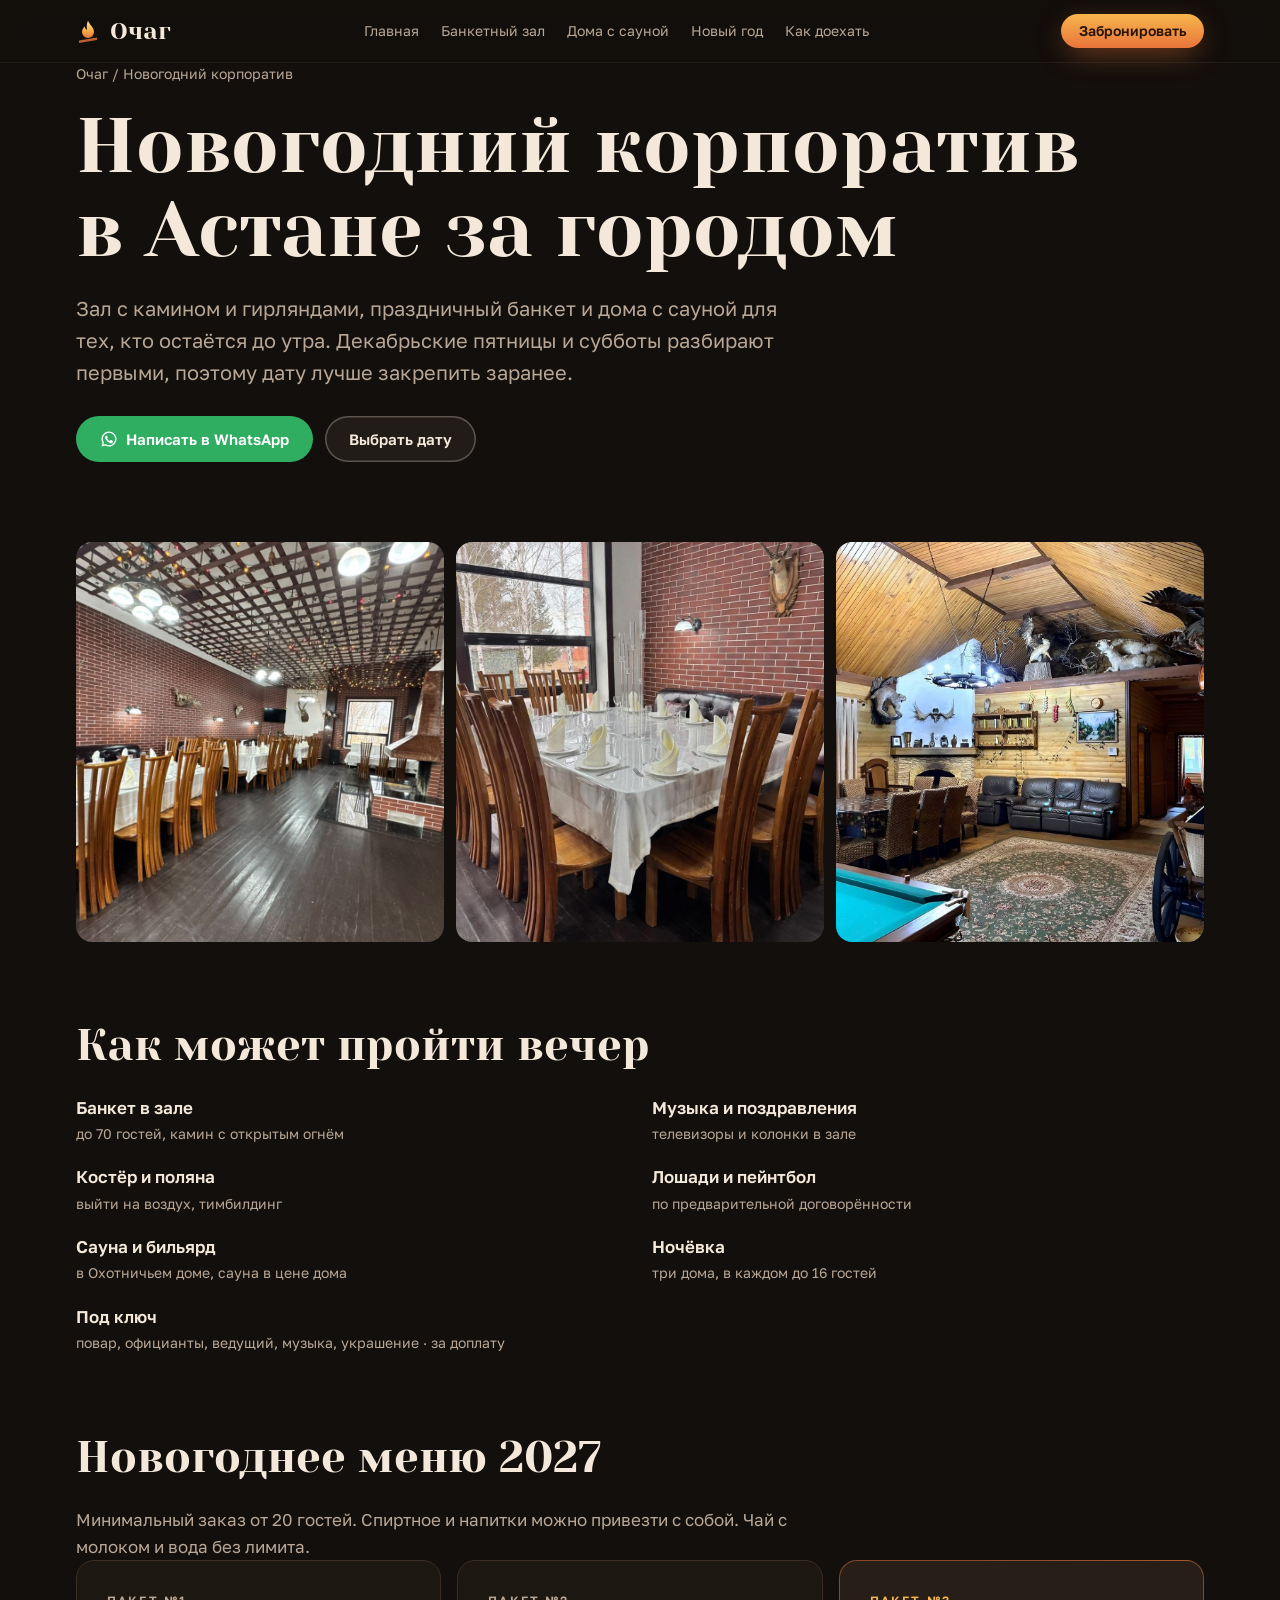
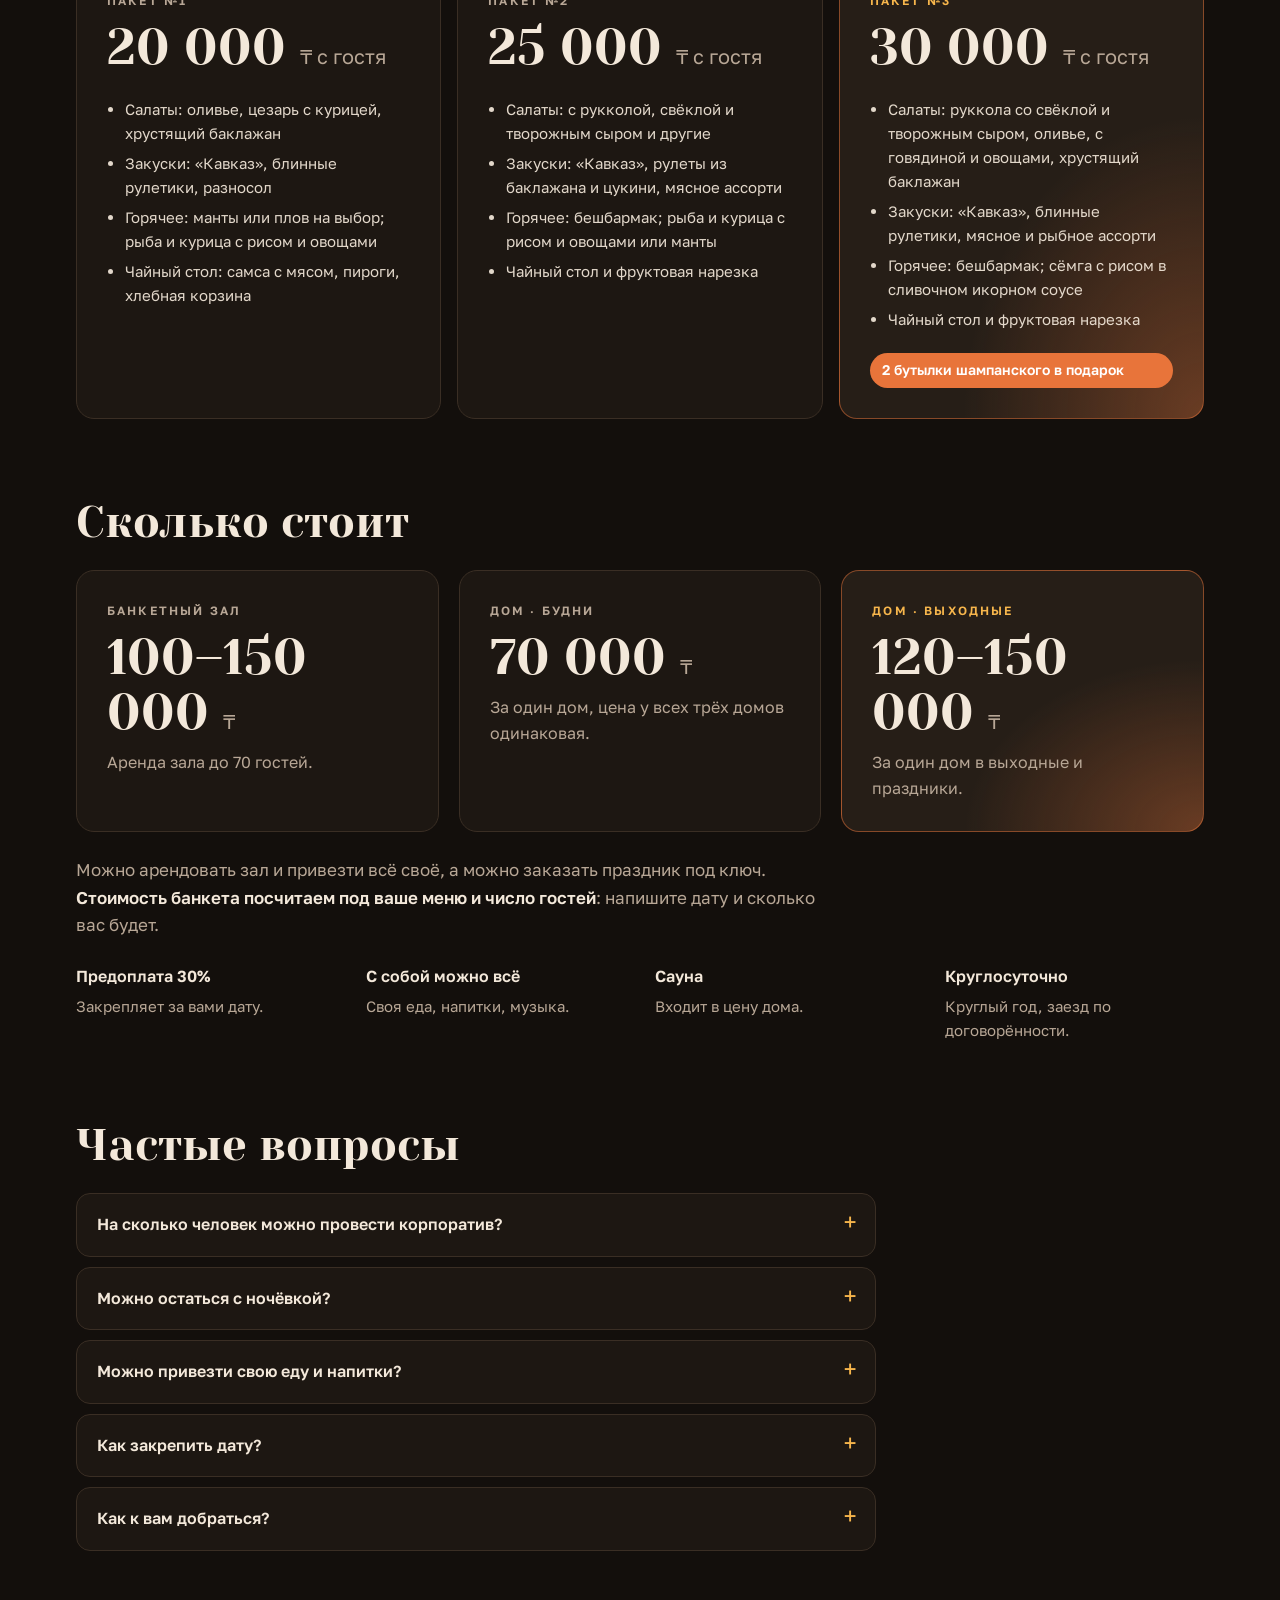
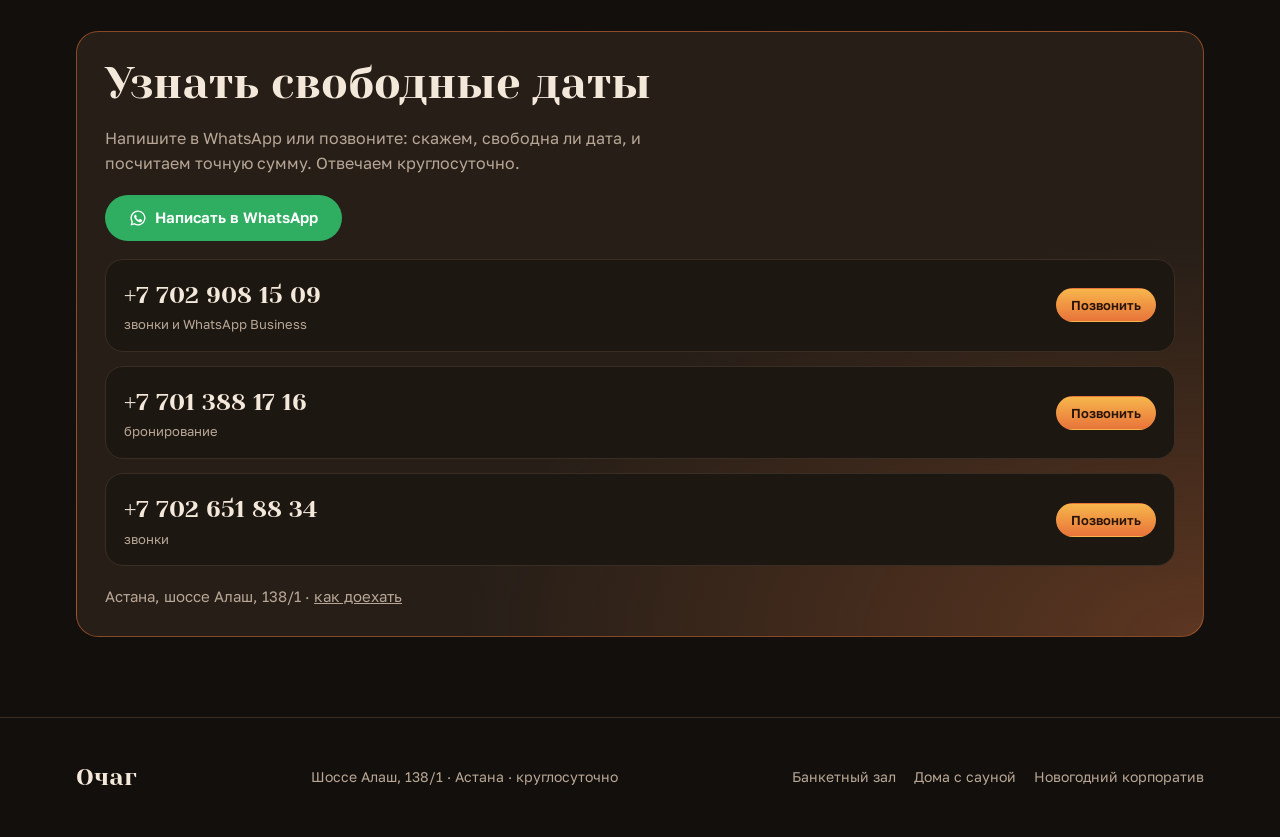
<file: novogodnii-korporativ/index.html>
<!DOCTYPE html>
<html lang="ru">
<head>
<meta charset="utf-8">
<script>if(location.protocol==="http:"&&location.hostname.indexOf("ochag-astana.asia")>-1)location.replace("https://ochag-astana.asia"+location.pathname+location.search+location.hash);</script>
<meta name="viewport" content="width=device-width, initial-scale=1, viewport-fit=cover">
<title>Новогодний корпоратив в Астане за городом 2027 | Очаг</title>
<meta name="description" content="Новогодний корпоратив в зоне отдыха «Очаг», Астана: банкетный зал с камином до 70 гостей, дома с сауной для ночёвки, праздник под ключ. Шоссе Алаш 138/1.">
<link rel="canonical" href="https://ochag-astana.asia/novogodnii-korporativ/">
<link rel="icon" href="/favicon.svg" type="image/svg+xml">
<link rel="icon" href="/favicon.ico" sizes="32x32">
<link rel="apple-touch-icon" href="/apple-touch-icon.png">
<meta name="theme-color" content="#130F0C">
<meta property="og:type" content="website">
<meta property="og:url" content="https://ochag-astana.asia/novogodnii-korporativ/">
<meta property="og:title" content="Новогодний корпоратив в Астане за городом — Очаг">
<meta property="og:description" content="Новогодний корпоратив в зоне отдыха «Очаг», Астана: банкетный зал с камином до 70 гостей, дома с сауной для ночёвки, праздник под ключ. Шоссе Алаш 138/1.">
<meta property="og:image" content="https://ochag-astana.asia/img/og.jpg">
<meta property="og:locale" content="ru_RU">
<meta name="twitter:card" content="summary_large_image">
<script type="application/ld+json">[{"@context":"https://schema.org","@type":"BreadcrumbList","itemListElement":[{"@type":"ListItem","position":1,"name":"Очаг","item":"https://ochag-astana.asia/"},{"@type":"ListItem","position":2,"name":"Новогодний корпоратив","item":"https://ochag-astana.asia/novogodnii-korporativ/"}]},{"@context":"https://schema.org","@type":"FAQPage","mainEntity":[{"@type":"Question","name":"На сколько человек можно провести корпоратив?","acceptedAnswer":{"@type":"Answer","text":"Банкетный зал вмещает до 70 гостей."}},{"@type":"Question","name":"Можно остаться с ночёвкой?","acceptedAnswer":{"@type":"Answer","text":"Да. На территории три дома, в каждом до 16 гостей и своя сауна."}},{"@type":"Question","name":"Можно привезти свою еду и напитки?","acceptedAnswer":{"@type":"Answer","text":"Да, с собой можно всё. Либо закажите кухню и обслуживание у нас за доплату."}},{"@type":"Question","name":"Как закрепить дату?","acceptedAnswer":{"@type":"Answer","text":"Напишите в WhatsApp или позвоните. Дату закрепляет предоплата 30%."}},{"@type":"Question","name":"Как к вам добраться?","acceptedAnswer":{"@type":"Answer","text":"Астана, шоссе Алаш, 138/1. Маршрут есть в 2ГИС, Яндекс Картах и Google Maps."}}]}]</script>
<link rel="preconnect" href="https://fonts.googleapis.com">
<link rel="preconnect" href="https://fonts.gstatic.com" crossorigin>
<link rel="stylesheet" href="https://fonts.googleapis.com/css2?family=Yeseva+One&family=Golos+Text:wght@400;500;600&display=swap">
<link rel="stylesheet" href="/css/site.css">
<!-- Yandex.Metrika counter -->
<script>
window.__YM=114222479;
(function(m,e,t,r,i,k,a){m[i]=m[i]||function(){(m[i].a=m[i].a||[]).push(arguments)};m[i].l=1*new Date();for(var j=0;j<document.scripts.length;j++){if(document.scripts[j].src===r){return;}}k=e.createElement(t),a=e.getElementsByTagName(t)[0],k.async=1,k.src=r,a.parentNode.insertBefore(k,a)})(window,document,"script","https://mc.yandex.ru/metrika/tag.js","ym");
ym(114222479,"init",{clickmap:true,trackLinks:true,accurateTrackBounce:true,webvisor:true});
</script>
<noscript><div><img src="https://mc.yandex.ru/watch/114222479" style="position:absolute;left:-9999px" alt=""></div></noscript>
<!-- /Yandex.Metrika counter -->
</head>
<body class="lp">
<header class="bar">
  <div class="wrap">
    <a class="logo" href="/" aria-label="Очаг, на главную"><svg viewBox="0 0 24 24" aria-hidden="true"><defs><linearGradient id="lg" x1="0" y1="0" x2="0" y2="1"><stop offset="0" stop-color="#FFE3A6"/><stop offset=".5" stop-color="#F7B64C"/><stop offset="1" stop-color="#E8743A"/></linearGradient></defs><path fill="url(#lg)" d="M12 1.5c1.2 4.3 6 6.2 6 11.6A6 6 0 0 1 12 19a6 6 0 0 1-6-5.9c0-2.8 1.5-4.3 2.7-5.6.3 2 1.3 3 2.3 3.3C10.6 8 10.6 4.8 12 1.5Z"/><path fill="#E8743A" d="M3 21.5 21 18.5V21L3 24z" opacity=".8"/></svg>Очаг</a>
    <nav class="nav" aria-label="Разделы">
      <a href="/">Главная</a>
      <a href="/banketnyi-zal/">Банкетный зал</a>
      <a href="/doma-s-saunoi/">Дома с сауной</a>
      <a href="/novogodnii-korporativ/">Новый год</a>
      <a href="/#where">Как доехать</a>
    </nav>
    <a class="btn btn-fire btn-sm" href="/#book">Забронировать</a>
  </div>
</header>
<main>
  <section class="lp-hero"><div class="wrap">
    <div class="crumbs"><a href="/">Очаг</a> / Новогодний корпоратив</div>
    <h1>Новогодний корпоратив в Астане за городом</h1>
    <p class="lead">Зал с камином и гирляндами, праздничный банкет и дома с сауной для тех, кто остаётся до утра. Декабрьские пятницы и субботы разбирают первыми, поэтому дату лучше закрепить заранее.</p>
    <div class="ctas"><a class="btn btn-wa" data-wa="Здравствуйте! Хотим провести новогодний корпоратив в «Очаге»." data-goal="whatsapp" href="https://wa.me/77029081509?text=%D0%97%D0%B4%D1%80%D0%B0%D0%B2%D1%81%D1%82%D0%B2%D1%83%D0%B9%D1%82%D0%B5%21%20%D0%A5%D0%BE%D1%82%D0%B8%D0%BC%20%D0%BF%D1%80%D0%BE%D0%B2%D0%B5%D1%81%D1%82%D0%B8%20%D0%BD%D0%BE%D0%B2%D0%BE%D0%B3%D0%BE%D0%B4%D0%BD%D0%B8%D0%B9%20%D0%BA%D0%BE%D1%80%D0%BF%D0%BE%D1%80%D0%B0%D1%82%D0%B8%D0%B2%20%D0%B2%20%C2%AB%D0%9E%D1%87%D0%B0%D0%B3%D0%B5%C2%BB." target="_blank" rel="noopener"><svg width="18" height="18" viewBox="0 0 24 24" aria-hidden="true"><path fill="currentColor" d="M12 2a10 10 0 0 0-8.6 15.1L2 22l5-1.3A10 10 0 1 0 12 2Zm0 18.2a8.2 8.2 0 0 1-4.2-1.2l-.3-.2-3 .8.8-2.9-.2-.3A8.2 8.2 0 1 1 12 20.2Zm4.5-6.1c-.2-.1-1.5-.7-1.7-.8-.2-.1-.4-.1-.6.1l-.8 1c-.1.2-.3.2-.5.1a6.7 6.7 0 0 1-3.3-2.9c-.3-.4.2-.4.7-1.3.1-.2 0-.3 0-.4l-.8-1.8c-.2-.5-.4-.4-.6-.4h-.5a1 1 0 0 0-.7.3 3 3 0 0 0-.9 2.2 5.2 5.2 0 0 0 1.1 2.7 11.8 11.8 0 0 0 4.5 4c1.7.7 2.3.8 3.2.6.5-.1 1.5-.6 1.7-1.2.2-.6.2-1.1.2-1.2-.1-.1-.3-.2-.5-.3Z"/></svg>Написать в WhatsApp</a><a class="btn btn-ghost" href="/#book">Выбрать дату</a></div>
  </div></section>
  <section><div class="wrap"><div class="lp-pics"><img src="/img/hall.jpg" alt="Банкетный зал «Очага» с камином и гирляндами" loading="lazy"><img src="/img/hall-window.jpg" alt="Столы у больших окон банкетного зала" loading="lazy"><img src="/img/hh-living.jpg" alt="Гостиная Охотничьего дома с камином" loading="lazy"></div></div></section>
  <section><div class="wrap"><h2>Как может пройти вечер</h2><ul class="feat"><li><b>Банкет в зале</b><span>до 70 гостей, камин с открытым огнём</span></li><li><b>Музыка и поздравления</b><span>телевизоры и колонки в зале</span></li><li><b>Костёр и поляна</b><span>выйти на воздух, тимбилдинг</span></li><li><b>Лошади и пейнтбол</b><span>по предварительной договорённости</span></li><li><b>Сауна и бильярд</b><span>в Охотничьем доме, сауна в цене дома</span></li><li><b>Ночёвка</b><span>три дома, в каждом до 16 гостей</span></li><li><b>Под ключ</b><span>повар, официанты, ведущий, музыка, украшение · за доплату</span></li></ul></div></section>
  <section><div class="wrap"><h2>Новогоднее меню 2027</h2><p class="lp-text">Минимальный заказ от 20 гостей. Спиртное и напитки можно привезти с собой. Чай с молоком и вода без лимита.</p><div class="menu-pk">
<div class="price reveal"><span class="eyebrow" style="color:var(--muted)">Пакет №1</span><div class="num">20 000 <small>₸ с гостя</small></div><ul><li>Салаты: оливье, цезарь с курицей, хрустящий баклажан</li><li>Закуски: «Кавказ», блинные рулетики, разносол</li><li>Горячее: манты или плов на выбор; рыба и курица с рисом и овощами</li><li>Чайный стол: самса с мясом, пироги, хлебная корзина</li></ul></div>
<div class="price reveal"><span class="eyebrow" style="color:var(--muted)">Пакет №2</span><div class="num">25 000 <small>₸ с гостя</small></div><ul><li>Салаты: с рукколой, свёклой и творожным сыром и другие</li><li>Закуски: «Кавказ», рулеты из баклажана и цукини, мясное ассорти</li><li>Горячее: бешбармак; рыба и курица с рисом и овощами или манты</li><li>Чайный стол и фруктовая нарезка</li></ul></div>
<div class="price hot reveal"><span class="eyebrow">Пакет №3</span><div class="num">30 000 <small>₸ с гостя</small></div><ul><li>Салаты: руккола со свёклой и творожным сыром, оливье, с говядиной и овощами, хрустящий баклажан</li><li>Закуски: «Кавказ», блинные рулетики, мясное и рыбное ассорти</li><li>Горячее: бешбармак; сёмга с рисом в сливочном икорном соусе</li><li>Чайный стол и фруктовая нарезка</li></ul><span class="gift">2 бутылки шампанского в подарок</span></div>
</div></div></section>
  <section><div class="wrap"><h2>Сколько стоит</h2><div class="prices"><div class="price reveal"><span class="eyebrow" style="color:var(--muted)">Банкетный зал</span><div class="num"><span data-cms="price_hall">100–150 000</span> <small>₸</small></div><p>Аренда зала до 70 гостей.</p></div><div class="price reveal"><span class="eyebrow" style="color:var(--muted)">Дом · будни</span><div class="num"><span data-cms="price_weekday">70 000</span> <small>₸</small></div><p>За один дом, цена у всех трёх домов одинаковая.</p></div><div class="price hot reveal"><span class="eyebrow">Дом · выходные</span><div class="num"><span data-cms="price_weekend">120–150 000</span> <small>₸</small></div><p>За один дом в выходные и праздники.</p></div></div><div class="lp-text" style="margin-top:24px"><p>Можно арендовать зал и привезти всё своё, а можно заказать праздник под ключ. <b>Стоимость банкета посчитаем под ваше меню и число гостей</b>: напишите дату и сколько вас будет.</p></div><div class="notes"><div><b>Предоплата 30%</b><span>Закрепляет за вами дату.</span></div><div><b>С собой можно всё</b><span>Своя еда, напитки, музыка.</span></div><div><b>Сауна</b><span>Входит в цену дома.</span></div><div><b>Круглосуточно</b><span>Круглый год, заезд по договорённости.</span></div></div></div></section>

  <section><div class="wrap"><h2>Частые вопросы</h2><div class="faq"><details><summary>На сколько человек можно провести корпоратив?</summary><p>Банкетный зал вмещает до 70 гостей.</p></details><details><summary>Можно остаться с ночёвкой?</summary><p>Да. На территории три дома, в каждом до 16 гостей и своя сауна.</p></details><details><summary>Можно привезти свою еду и напитки?</summary><p>Да, с собой можно всё. Либо закажите кухню и обслуживание у нас за доплату.</p></details><details><summary>Как закрепить дату?</summary><p>Напишите в WhatsApp или позвоните. Дату закрепляет предоплата 30%.</p></details><details><summary>Как к вам добраться?</summary><p>Астана, шоссе Алаш, 138/1. Маршрут есть в 2ГИС, Яндекс Картах и Google Maps.</p></details></div></div></section>
  <section><div class="wrap"><div class="lp-cta">
    <h2 style="margin:0">Узнать свободные даты</h2>
    <p style="color:var(--muted);max-width:60ch">Напишите в WhatsApp или позвоните: скажем, свободна ли дата, и посчитаем точную сумму. Отвечаем круглосуточно.</p>
    <div class="row"><a class="btn btn-wa" data-wa="Здравствуйте! Хотим провести новогодний корпоратив в «Очаге»." data-goal="whatsapp" href="https://wa.me/77029081509?text=%D0%97%D0%B4%D1%80%D0%B0%D0%B2%D1%81%D1%82%D0%B2%D1%83%D0%B9%D1%82%D0%B5%21%20%D0%A5%D0%BE%D1%82%D0%B8%D0%BC%20%D0%BF%D1%80%D0%BE%D0%B2%D0%B5%D1%81%D1%82%D0%B8%20%D0%BD%D0%BE%D0%B2%D0%BE%D0%B3%D0%BE%D0%B4%D0%BD%D0%B8%D0%B9%20%D0%BA%D0%BE%D1%80%D0%BF%D0%BE%D1%80%D0%B0%D1%82%D0%B8%D0%B2%20%D0%B2%20%C2%AB%D0%9E%D1%87%D0%B0%D0%B3%D0%B5%C2%BB." target="_blank" rel="noopener"><svg width="18" height="18" viewBox="0 0 24 24" aria-hidden="true"><path fill="currentColor" d="M12 2a10 10 0 0 0-8.6 15.1L2 22l5-1.3A10 10 0 1 0 12 2Zm0 18.2a8.2 8.2 0 0 1-4.2-1.2l-.3-.2-3 .8.8-2.9-.2-.3A8.2 8.2 0 1 1 12 20.2Zm4.5-6.1c-.2-.1-1.5-.7-1.7-.8-.2-.1-.4-.1-.6.1l-.8 1c-.1.2-.3.2-.5.1a6.7 6.7 0 0 1-3.3-2.9c-.3-.4.2-.4.7-1.3.1-.2 0-.3 0-.4l-.8-1.8c-.2-.5-.4-.4-.6-.4h-.5a1 1 0 0 0-.7.3 3 3 0 0 0-.9 2.2 5.2 5.2 0 0 0 1.1 2.7 11.8 11.8 0 0 0 4.5 4c1.7.7 2.3.8 3.2.6.5-.1 1.5-.6 1.7-1.2.2-.6.2-1.1.2-1.2-.1-.1-.3-.2-.5-.3Z"/></svg>Написать в WhatsApp</a></div>
    <div class="contacts"><div class="tel"><div><a class="n" data-cms="phone1" data-cms-tel="phone1" data-goal="call" href="tel:+77029081509">+7 702 908 15 09</a><small>звонки и WhatsApp Business</small></div><span class="tel-row"><a class="copy call" data-cms-tel="phone1" data-goal="call" href="tel:+77029081509">Позвонить</a></span></div><div class="tel"><div><a class="n" data-cms="phone2" data-cms-tel="phone2" data-goal="call" href="tel:+77013881716">+7 701 388 17 16</a><small>бронирование</small></div><span class="tel-row"><a class="copy call" data-cms-tel="phone2" data-goal="call" href="tel:+77013881716">Позвонить</a></span></div><div class="tel"><div><a class="n" data-cms="phone3" data-cms-tel="phone3" data-goal="call" href="tel:+77026518834">+7 702 651 88 34</a><small>звонки</small></div><span class="tel-row"><a class="copy call" data-cms-tel="phone3" data-goal="call" href="tel:+77026518834">Позвонить</a></span></div></div>
    <p style="color:var(--muted);font-size:15px">Астана, шоссе Алаш, 138/1 · <a href="/#where">как доехать</a></p>
  </div></div></section>
</main>
<footer><div class="wrap"><a class="logo" href="/" style="text-decoration:none">Очаг</a><span>Шоссе Алаш, 138/1 · Астана · круглосуточно</span><span class="pages"><a href="/banketnyi-zal/">Банкетный зал</a><a href="/doma-s-saunoi/">Дома с сауной</a><a href="/novogodnii-korporativ/">Новогодний корпоратив</a></span></div></footer>
<a class="btn btn-wa fab" data-wa="Здравствуйте! Хотим провести новогодний корпоратив в «Очаге»." data-goal="whatsapp" href="https://wa.me/77029081509?text=%D0%97%D0%B4%D1%80%D0%B0%D0%B2%D1%81%D1%82%D0%B2%D1%83%D0%B9%D1%82%D0%B5%21%20%D0%A5%D0%BE%D1%82%D0%B8%D0%BC%20%D0%BF%D1%80%D0%BE%D0%B2%D0%B5%D1%81%D1%82%D0%B8%20%D0%BD%D0%BE%D0%B2%D0%BE%D0%B3%D0%BE%D0%B4%D0%BD%D0%B8%D0%B9%20%D0%BA%D0%BE%D1%80%D0%BF%D0%BE%D1%80%D0%B0%D1%82%D0%B8%D0%B2%20%D0%B2%20%C2%AB%D0%9E%D1%87%D0%B0%D0%B3%D0%B5%C2%BB." target="_blank" rel="noopener" aria-label="Написать в WhatsApp"><svg width="18" height="18" viewBox="0 0 24 24" aria-hidden="true"><path fill="currentColor" d="M12 2a10 10 0 0 0-8.6 15.1L2 22l5-1.3A10 10 0 1 0 12 2Zm0 18.2a8.2 8.2 0 0 1-4.2-1.2l-.3-.2-3 .8.8-2.9-.2-.3A8.2 8.2 0 1 1 12 20.2Zm4.5-6.1c-.2-.1-1.5-.7-1.7-.8-.2-.1-.4-.1-.6.1l-.8 1c-.1.2-.3.2-.5.1a6.7 6.7 0 0 1-3.3-2.9c-.3-.4.2-.4.7-1.3.1-.2 0-.3 0-.4l-.8-1.8c-.2-.5-.4-.4-.6-.4h-.5a1 1 0 0 0-.7.3 3 3 0 0 0-.9 2.2 5.2 5.2 0 0 0 1.1 2.7 11.8 11.8 0 0 0 4.5 4c1.7.7 2.3.8 3.2.6.5-.1 1.5-.6 1.7-1.2.2-.6.2-1.1.2-1.2-.1-.1-.3-.2-.5-.3Z"/></svg>WhatsApp</a>
<script src="/js/site.js" defer></script>
</body>
</html>
</file>
<file: css/site.css>
:root{padding-top:env(safe-area-inset-top,0px);padding-bottom:env(safe-area-inset-bottom,0px)}
body{margin:0}
img{max-width:100%}
[hidden]{display:none!important}

/* Сюжет: вечер в Очаге. Живой костёр → фильм 30 сек → территория → Охотничий дом → зал + Новый год → цены → бронь → дорога.
   Одна тёмная «костровая» гамма. */
:root{
  color-scheme:dark;
  --bg:#130F0C; --surface:#1D1712; --raise:#261E17;
  --fg:#F3E8DA; --muted:#B8A796; --line:#3A2E24;
  --ember:#E8743A; --flame:#F7B64C; --wa:#2FAE62;
  --display:"Yeseva One",Georgia,"Times New Roman",serif;
  --body:"Golos Text","Segoe UI",system-ui,-apple-system,sans-serif;
  --r:18px;
}
*{box-sizing:border-box}
html{scroll-behavior:smooth}
body{background:var(--bg);color:var(--fg);font-family:var(--body);font-size:16px;line-height:1.6}
.wrap{max-width:1160px;margin:0 auto;padding-left:max(16px,env(safe-area-inset-left,0px));padding-right:max(16px,env(safe-area-inset-right,0px))}
h1,h2,h3{font-family:var(--display);font-weight:400;text-wrap:balance;margin:0;line-height:1.08}
h2{font-size:clamp(32px,5vw,56px)}
h3{font-size:26px}
p{margin:0}
a{color:inherit}
.eyebrow{font-size:12px;letter-spacing:.18em;text-transform:uppercase;color:var(--flame);font-weight:600}
.chapter{font-family:var(--display);color:var(--ember);font-size:15px;letter-spacing:.06em}
section{padding-block:96px}
.sec-head{display:grid;gap:12px;margin-bottom:40px;max-width:680px}
.sec-head p{color:var(--muted);font-size:17px}

body::before{content:"";position:fixed;inset:0 0 auto;height:env(safe-area-inset-top,0px);z-index:10;background:var(--bg)}
.bar{position:sticky;top:env(safe-area-inset-top,0px);z-index:9;background:rgba(19,15,12,.74);backdrop-filter:blur(10px);-webkit-backdrop-filter:blur(10px);border-bottom:1px solid rgba(243,232,218,.06)}
.bar .wrap{display:flex;align-items:center;justify-content:space-between;gap:16px;padding-block:12px}
.logo{font-family:var(--display);font-size:24px;text-decoration:none;display:flex;align-items:center;gap:10px}
.logo svg{width:24px;height:24px}
.nav{display:flex;gap:22px;font-size:14px}
.nav a{text-decoration:none;color:var(--muted);transition:color .2s}
.nav a:hover{color:var(--fg)}
@media (max-width:900px){.bar .wrap{flex-wrap:wrap;row-gap:8px;padding-block:10px 0}.nav{order:3;width:100%;overflow-x:auto;white-space:nowrap;scrollbar-width:none;padding-bottom:10px;gap:20px}.nav::-webkit-scrollbar{display:none}.nav a{padding-block:4px}}

.bar-end{display:flex;align-items:center;gap:12px}
.lang{font-size:13px;font-weight:600;letter-spacing:.08em;color:var(--muted);text-decoration:none;padding:6px 4px}
.lang:hover{color:var(--fg)}
.pages{display:flex;flex-wrap:wrap;gap:6px 18px}
.btn{display:inline-flex;align-items:center;justify-content:center;gap:8px;border:0;border-radius:999px;padding:14px 24px;font:600 15px/1 var(--body);text-decoration:none;cursor:pointer;transition:transform .2s ease,box-shadow .2s ease,background .2s}
.btn:active{transform:translateY(1px)}
.btn:focus-visible,a:focus-visible,input:focus-visible,select:focus-visible,textarea:focus-visible,button:focus-visible,summary:focus-visible{outline:3px solid var(--flame);outline-offset:3px}
.btn-fire{background:linear-gradient(180deg,var(--flame),var(--ember));color:#2A1408;box-shadow:0 8px 30px -8px rgba(232,116,58,.7)}
.btn-fire:hover{box-shadow:0 10px 40px -6px rgba(247,182,76,.85);transform:translateY(-2px)}
.btn-wa{background:var(--wa);color:#fff}
.btn-ghost{background:rgba(243,232,218,.06);color:var(--fg);box-shadow:inset 0 0 0 1.5px rgba(243,232,218,.28)}
.btn-ghost:hover{background:rgba(243,232,218,.12)}
.btn-sm{padding:10px 18px;font-size:14px}

/* HERO — живой костёр */
.hero{position:relative;display:grid;grid-template-columns:minmax(0,1fr) minmax(0,1fr);min-height:clamp(620px,92svh,940px);padding-block:0;overflow:hidden;isolation:isolate}
.hero-media{position:relative;grid-column:2;grid-row:1;overflow:hidden;background:#2a1a0e}
.hero-media img,.hero-media video{position:absolute;inset:0;width:100%;height:100%;max-width:none;object-fit:cover;object-position:42% 55%}
.hero-media video{opacity:0;transition:opacity 1.2s ease}
.hero-media video.on{opacity:1}
.hero-media::after{content:"";position:absolute;inset:0;pointer-events:none;background:linear-gradient(90deg,var(--bg) 0,rgba(19,15,12,0) 30%),linear-gradient(0deg,var(--bg) 0,rgba(19,15,12,0) 22%)}
#embers{position:absolute;inset:0;width:100%;height:100%;pointer-events:none}
.hero .wrap{grid-column:1;grid-row:1;align-self:center;width:100%;max-width:640px;margin-left:auto;margin-right:0;display:grid;gap:26px;padding-block:80px 96px;position:relative;z-index:1}
.hero h1{font-size:clamp(72px,11vw,170px);line-height:.9;text-shadow:0 0 60px rgba(232,116,58,.45);animation:breathe 4s ease-in-out infinite}
@keyframes breathe{50%{text-shadow:0 0 90px rgba(247,182,76,.65)}}
.hero h1 .sub{display:block;margin-top:18px;font-family:var(--body);font-weight:600;font-size:clamp(14px,1.5vw,19px);line-height:1.3;letter-spacing:.28em;text-transform:uppercase;color:var(--flame);text-shadow:none}
.hero .tag{font-size:13px;letter-spacing:.32em;text-transform:uppercase;color:var(--flame)}
.hero .lead{font-size:clamp(17px,1.6vw,21px);max-width:38ch;opacity:.9}
.hero .ctas{display:flex;flex-wrap:wrap;gap:12px}
.facts{display:flex;flex-wrap:wrap;gap:12px 32px;font-size:14px;color:var(--muted)}
.facts b{font-family:var(--display);font-weight:400;font-size:28px;display:block;color:var(--fg);line-height:1.1}
@media (max-width:860px){
  .hero{grid-template-columns:1fr;min-height:0}
  .hero-media{grid-column:1;grid-row:1;height:68svh;min-height:420px}
  .hero-media::after{background:linear-gradient(0deg,var(--bg) 0,rgba(19,15,12,0) 32%),linear-gradient(180deg,rgba(19,15,12,.45),transparent 18%)}
  .hero .wrap{grid-column:1;grid-row:2;margin:-70px 0 0;max-width:none;padding-block:0 60px}
}

/* Marquee */
.marquee{padding-block:26px;border-block:1px solid var(--line);overflow:hidden;background:var(--surface)}
.marquee .track{display:flex;gap:48px;width:max-content;animation:slide 40s linear infinite;font-family:var(--display);font-size:clamp(24px,3.4vw,38px);white-space:nowrap}
.marquee span{display:inline-flex;align-items:center;gap:48px}
.marquee span::after{content:"";width:10px;height:10px;border-radius:50%;background:var(--ember);box-shadow:0 0 14px var(--ember)}
@keyframes slide{to{transform:translateX(-50%)}}

/* Film */
.film{display:grid;grid-template-columns:minmax(0,1fr) auto;gap:64px;align-items:center}
.phone{position:relative;width:min(340px,80vw);aspect-ratio:9/16;border-radius:34px;overflow:hidden;background:#000;border:8px solid #0b0806;box-shadow:0 0 0 1px var(--line),0 50px 100px -40px rgba(232,116,58,.55);justify-self:center}
.phone video{position:absolute;inset:0;width:100%;height:100%;object-fit:cover}
.toc{display:grid;gap:0;margin:0;padding:0;list-style:none;border-top:1px solid var(--line)}
.toc a{display:flex;justify-content:space-between;gap:16px;padding:16px 0;border-bottom:1px solid var(--line);text-decoration:none;font-size:18px;transition:color .2s,padding .3s}
.toc a:hover{color:var(--flame);padding-left:8px}
.toc a span{color:var(--muted);font-size:14px;font-variant-numeric:tabular-nums}
@media (max-width:860px){.film{grid-template-columns:1fr;gap:40px}}

/* Territory */
.terr{display:grid;grid-template-columns:1.25fr 1fr 1fr;grid-template-rows:260px 260px;gap:12px}
.terr figure{margin:0;position:relative;overflow:hidden;border-radius:16px;background:var(--surface)}
.terr img{width:100%;height:100%;object-fit:cover;display:block;transition:transform .8s ease}
.terr figure:hover img{transform:scale(1.05)}
.terr figcaption{position:absolute;left:12px;bottom:12px;font-size:13px;background:rgba(19,15,12,.72);padding:5px 12px;border-radius:999px;backdrop-filter:blur(6px)}
.terr .big{grid-row:span 2}
@media (max-width:760px){.terr{grid-template-columns:1fr 1fr;grid-template-rows:300px 180px 180px}.terr .big{grid-column:span 2;grid-row:auto}}
.amen{margin-top:20px;display:grid;grid-template-columns:repeat(auto-fit,minmax(min(100%,180px),1fr));gap:1px;background:var(--line);border:1px solid var(--line);border-radius:var(--r);overflow:hidden}
.amen div{background:var(--surface);padding:18px 20px;display:grid;gap:4px}
.amen b{font-weight:600}
.amen small{color:var(--muted);font-size:13px}

/* House showcase */
.house{display:grid;grid-template-columns:minmax(0,1.1fr) minmax(0,1fr);gap:48px;align-items:start}
@media (max-width:900px){.house{grid-template-columns:1fr;gap:32px}}
.viewer{display:grid;grid-template-columns:minmax(0,1fr) 92px;gap:12px}
.stage{position:relative;aspect-ratio:3/4;max-height:78svh;border-radius:20px;overflow:hidden;background:var(--surface);border:1px solid var(--line)}
.stage img,.stage video{position:absolute;inset:0;width:100%;height:100%;object-fit:cover}
.stage img{transition:opacity .45s ease}
.stage .label{position:absolute;left:14px;bottom:14px;background:rgba(19,15,12,.75);padding:6px 14px;border-radius:999px;font-size:14px;backdrop-filter:blur(6px)}
.thumbs{display:grid;gap:10px;align-content:start}
.thumbs button{padding:0;border:2px solid transparent;border-radius:12px;overflow:hidden;background:var(--surface);cursor:pointer;aspect-ratio:3/4;transition:border-color .2s,transform .2s}
.thumbs button:hover{transform:translateY(-2px)}
.thumbs button[aria-pressed="true"]{border-color:var(--flame)}
.thumbs img{width:100%;height:100%;object-fit:cover;display:block}
.thumbs .play{display:grid;place-items:center;background:linear-gradient(180deg,var(--flame),var(--ember));color:#2A1408;font:600 12px var(--body);text-align:center;padding:6px}
.thumbs .play i{display:block;width:0;height:0;margin:0 auto 6px;border-left:14px solid #2A1408;border-top:9px solid transparent;border-bottom:9px solid transparent}
@media (max-width:540px){.viewer{grid-template-columns:1fr}.thumbs{grid-template-columns:repeat(6,1fr)}.thumbs button{aspect-ratio:1}.thumbs .play{font-size:0}.thumbs .play i{margin:0 auto}}
.specs{display:flex;flex-wrap:wrap;gap:8px}
.chip{font-size:14px;border:1px solid var(--line);border-radius:999px;padding:6px 13px;color:var(--muted)}
.chip.strong{border-color:rgba(232,116,58,.6);color:var(--flame);font-weight:600}
.feat{display:grid;grid-template-columns:1fr 1fr;gap:18px 24px;margin:0;padding:0;list-style:none}
.feat li{display:grid;gap:2px}
.feat b{font-weight:600;font-size:17px}
.feat span{color:var(--muted);font-size:14px}
@media (max-width:480px){.feat{grid-template-columns:1fr}}
.wood{margin-top:64px;display:grid;grid-template-columns:minmax(0,1.2fr) minmax(0,1fr);gap:40px;align-items:center;border:1px solid var(--line);border-radius:22px;padding:20px;background:var(--surface)}
.wood-pics{display:grid;grid-template-columns:1.25fr 1fr;grid-template-rows:200px 200px;gap:10px}
.wood-pics figure{margin:0;position:relative;overflow:hidden;border-radius:14px;background:var(--raise)}
.wood-pics img{width:100%;height:100%;object-fit:cover;display:block;transition:transform .8s ease}
.wood-pics figure:hover img{transform:scale(1.05)}
.wood-pics .wp-main{grid-row:span 2}
.wood-pics .wp-main img{object-position:center 25%}
.wood-pics figcaption{position:absolute;left:10px;bottom:10px;font-size:12px;background:rgba(19,15,12,.72);padding:4px 11px;border-radius:999px}
.wood.white{margin-top:16px;grid-template-columns:minmax(0,1fr) minmax(0,1.2fr)}
.wood-pics.two{grid-template-columns:1fr 1fr;grid-template-rows:410px}
.wood.white .wood-txt{padding:8px 0 8px 12px}
@media (max-width:860px){.wood.white{grid-template-columns:1fr}.wood.white .wood-pics{order:-1}.wood-pics.two{grid-template-rows:320px}.wood.white .wood-txt{padding:4px}}
.wood-txt{display:grid;gap:16px;padding:8px 12px 8px 0}
.wood-txt p{color:var(--muted)}
@media (max-width:860px){.wood{grid-template-columns:1fr;padding:14px}.wood-pics{grid-template-rows:180px 180px}.wood-txt{padding:4px}}
.others{margin-top:16px;display:grid;grid-template-columns:repeat(auto-fit,minmax(min(100%,320px),1fr));gap:16px}
.other{border:1px solid var(--line);border-radius:var(--r);padding:24px;background:var(--surface);display:grid;gap:12px}
.other p{color:var(--muted);font-size:15px}

/* Hall */
.pano{position:relative;border-radius:22px;overflow:hidden;border:1px solid var(--line);background:var(--surface)}
.pano-track{overflow-x:auto;overflow-y:hidden;scrollbar-width:none;cursor:grab;touch-action:pan-x pan-y}
.pano-track::-webkit-scrollbar{display:none}
.pano-track img{display:block;height:clamp(300px,42vw,520px);width:auto;max-width:none;user-select:none;-webkit-user-drag:none}
.pano .hint{position:absolute;right:14px;bottom:14px;background:rgba(19,15,12,.75);padding:6px 14px;border-radius:999px;font-size:13px;color:var(--fg);pointer-events:none;backdrop-filter:blur(6px)}
.hall-grid{margin-top:40px;display:grid;grid-template-columns:minmax(0,1fr) auto;gap:48px;align-items:center}
.hall-grid .phone{width:min(300px,78vw)}
@media (max-width:860px){.hall-grid{grid-template-columns:1fr}}
.play-btn{position:absolute;inset:0;display:grid;place-items:center;background:linear-gradient(0deg,rgba(19,15,12,.55),rgba(19,15,12,.05));border:0;cursor:pointer;color:var(--fg);font:600 15px var(--body)}
.play-btn span{display:grid;justify-items:center;gap:12px}
.play-btn i{width:72px;height:72px;border-radius:50%;display:grid;place-items:center;background:linear-gradient(180deg,var(--flame),var(--ember));box-shadow:0 0 40px -6px var(--ember)}
.play-btn i::before{content:"";margin-left:6px;border-left:22px solid #2A1408;border-top:14px solid transparent;border-bottom:14px solid transparent}

.ny{position:relative;overflow:hidden;padding-block:0;min-height:520px;display:grid;align-items:center;isolation:isolate;margin-top:96px}
.ny .bg{position:absolute;inset:0;width:100%;height:100%;max-width:none;object-fit:cover;z-index:-2}
.ny::after{content:"";position:absolute;inset:0;z-index:-1;background:linear-gradient(90deg,rgba(19,15,12,.94) 0,rgba(19,15,12,.7) 45%,rgba(19,15,12,.2)),linear-gradient(0deg,var(--bg),transparent 25%),linear-gradient(180deg,var(--bg),transparent 25%)}
.ny .wrap{width:100%;display:grid;gap:18px;padding-block:96px}
.ny .yr{font-family:var(--display);font-size:clamp(84px,14vw,170px);line-height:.85;background:linear-gradient(180deg,#FFE3A6,var(--flame) 45%,var(--ember));-webkit-background-clip:text;background-clip:text;color:transparent;filter:drop-shadow(0 0 30px rgba(247,182,76,.35))}
.ny p{opacity:.9;max-width:46ch;font-size:17px}
.ny-chips{list-style:none;margin:0;padding:0;display:flex;flex-wrap:wrap;gap:8px}.ny-chips li{padding:8px 14px;border:1px solid rgba(247,182,76,.45);border-radius:999px;font-size:14px;background:rgba(19,15,12,.55)}.ny-chips b{color:var(--flame)}
.menu-pk{display:grid;gap:16px;grid-template-columns:repeat(auto-fit,minmax(260px,1fr))}.menu-pk .price ul{margin:12px 0 0;padding-left:18px;display:grid;gap:6px;font-size:15px;opacity:.92}.menu-pk .gift{display:inline-block;margin-top:12px;padding:6px 12px;border-radius:999px;background:var(--ember);color:#fff;font-size:14px;font-weight:600}
@media (max-width:760px){.ny::after{background:linear-gradient(0deg,rgba(19,15,12,.95) 0,rgba(19,15,12,.82) 60%,rgba(19,15,12,.5)),linear-gradient(180deg,var(--bg),transparent 20%)}}

/* Prices */
.prices{display:grid;grid-template-columns:repeat(auto-fit,minmax(min(100%,300px),1fr));gap:20px}
.price{border-radius:var(--r);padding:30px;display:grid;gap:10px;align-content:start;border:1px solid var(--line);background:var(--surface)}
.price.hot{background:radial-gradient(120% 120% at 100% 100%,rgba(232,116,58,.35),transparent 55%),var(--raise);border-color:rgba(232,116,58,.5)}
.price .num{font-family:var(--display);font-size:clamp(36px,4.6vw,50px);font-variant-numeric:tabular-nums;line-height:1.1}
.price .num small{font-family:var(--body);font-size:.4em;color:var(--muted)}
.price p{color:var(--muted)}
.extra{margin-top:20px;display:flex;flex-wrap:wrap;gap:16px 32px;align-items:center;justify-content:space-between;border:1px dashed rgba(232,116,58,.5);border-radius:var(--r);padding:22px 26px}
.extra div{display:grid;gap:6px;max-width:640px}
.notes{margin-top:26px;display:grid;grid-template-columns:repeat(auto-fit,minmax(min(100%,240px),1fr));gap:16px 30px}
.notes div{display:grid;gap:4px;align-content:start}
.notes b{font-weight:600}
.notes span{color:var(--muted);font-size:15px}

/* Booking */
.steps{display:grid;grid-template-columns:repeat(3,1fr);gap:20px;margin-bottom:48px;counter-reset:s}
@media (max-width:760px){.steps{grid-template-columns:1fr}}
.step{position:relative;padding:24px 24px 24px 84px;border-radius:var(--r);background:var(--surface);border:1px solid var(--line);counter-increment:s;min-height:110px}
.step::before{content:counter(s);position:absolute;left:22px;top:20px;width:44px;height:44px;border-radius:50%;display:grid;place-items:center;font-family:var(--display);font-size:22px;color:#2A1408;background:linear-gradient(180deg,var(--flame),var(--ember));box-shadow:0 0 24px -4px var(--ember)}
.step b{display:block;font-size:17px;margin-bottom:4px}
.step span{color:var(--muted);font-size:15px}
.book-grid{display:grid;grid-template-columns:1.15fr .85fr;gap:40px;align-items:start}
@media (max-width:900px){.book-grid{grid-template-columns:1fr}}
.card{background:var(--surface);border:1px solid var(--line);border-radius:var(--r);padding:28px}
form{display:grid;grid-template-columns:minmax(0,1fr) minmax(0,1fr);gap:14px}
form .full{grid-column:1/-1}
@media (max-width:540px){form{grid-template-columns:minmax(0,1fr)}.card{padding:20px}}
label{display:grid;min-width:0;gap:6px;font-size:14px;font-weight:500;color:var(--muted)}
input,select,textarea{font:inherit;color:var(--fg);background:var(--bg);border:1px solid var(--line);border-radius:12px;padding:12px 14px;width:100%;min-width:0}
input:focus,select:focus,textarea:focus{border-color:var(--ember)}
textarea{resize:vertical;min-height:84px}
input[type=date]{-webkit-appearance:none;appearance:none;min-height:46px}
.seg{display:flex;gap:8px;flex-wrap:wrap}
.seg input{position:absolute;opacity:0;pointer-events:none;width:1px;height:1px;padding:0;margin:0}
.seg label{display:inline-flex;cursor:pointer;border:1px solid var(--line);border-radius:999px;padding:9px 18px;font-size:14px;background:var(--bg);color:var(--fg)}
.seg input:checked+label{background:var(--fg);color:var(--bg);border-color:var(--fg)}
.seg input:focus-visible+label{outline:3px solid var(--flame);outline-offset:2px}
.preview{grid-column:1/-1;font-size:14px;color:var(--muted);background:var(--bg);border:1px dashed var(--line);border-radius:12px;padding:12px 14px;white-space:pre-wrap;min-width:0;overflow-wrap:anywhere}
.contacts{display:grid;gap:14px}
.tel{display:flex;align-items:center;justify-content:space-between;gap:12px;border:1px solid var(--line);border-radius:var(--r);padding:16px 18px;background:var(--surface)}
@media (max-width:540px){.tel{flex-wrap:wrap}}
.tel .n{white-space:nowrap;text-decoration:none;font-family:var(--display);font-size:clamp(20px,2.6vw,24px);font-variant-numeric:tabular-nums;user-select:all}
.tel small{display:block;color:var(--muted);font-size:13px}
.copy{border:1px solid var(--line);background:var(--raise);color:var(--fg);border-radius:999px;padding:8px 14px;font:500 13px var(--body);cursor:pointer;flex:none}
.copy:hover{border-color:var(--ember)}

/* Where */
.where{display:grid;grid-template-columns:1fr 1fr;gap:28px;align-items:stretch}
@media (max-width:900px){.where{grid-template-columns:1fr}}
.mapcard{position:relative;border-radius:var(--r);overflow:hidden;min-height:340px;display:grid;align-content:end;padding:28px;gap:6px;isolation:isolate}
.mapcard img{position:absolute;inset:0;width:100%;height:100%;object-fit:cover;z-index:-2}
.mapcard::after{content:"";position:absolute;inset:0;z-index:-1;background:linear-gradient(0deg,rgba(19,15,12,.92) 10%,rgba(19,15,12,.2) 70%)}
.addr{font-family:var(--display);font-size:clamp(28px,3.6vw,38px);line-height:1.1}
.where-info{display:grid;gap:22px;align-content:center}
.links{display:flex;flex-wrap:wrap;gap:10px}
.rating{display:flex;align-items:baseline;gap:12px;flex-wrap:wrap}
.rating b{font-family:var(--display);font-size:46px;font-weight:400;color:var(--flame);line-height:1}
.rating span{color:var(--muted);font-size:14px}

.faq{display:grid;gap:10px;max-width:800px}
details{border:1px solid var(--line);border-radius:14px;background:var(--surface);padding:0 20px}
details[open]{border-color:rgba(232,116,58,.45)}
summary{cursor:pointer;padding:18px 0;font-weight:600;list-style:none;display:flex;justify-content:space-between;gap:12px}
summary::-webkit-details-marker{display:none}
summary::after{content:"+";font-family:var(--display);font-size:22px;line-height:1;color:var(--flame);transition:transform .3s}
details[open] summary::after{transform:rotate(45deg)}
details p{padding:0 0 18px;color:var(--muted)}

footer{border-top:1px solid var(--line);padding-block:40px;font-size:14px;color:var(--muted)}
footer .wrap{display:flex;flex-wrap:wrap;gap:12px 32px;justify-content:space-between;align-items:center}
footer .logo{color:var(--fg)}
footer a{text-decoration:none;white-space:nowrap}
.tel-row{display:flex;gap:8px;flex:none}
.copy.call{background:linear-gradient(180deg,var(--flame),var(--ember));color:#2A1408;border-color:transparent;text-decoration:none;font-weight:600}
.fab{position:fixed;right:calc(16px + env(safe-area-inset-right,0px));bottom:calc(16px + env(safe-area-inset-bottom,0px));z-index:8;box-shadow:0 10px 30px rgba(0,0,0,.45)}
@media (min-width:901px){.fab{display:none}}
@media (max-width:900px){footer{padding-bottom:96px}}
.toast{position:fixed;left:50%;bottom:calc(24px + env(safe-area-inset-bottom,0px));transform:translateX(-50%);background:var(--fg);color:var(--bg);padding:10px 18px;border-radius:999px;font-size:14px;z-index:20}

@media (prefers-reduced-motion:no-preference){
  @supports (animation-timeline: view()){
    .reveal{animation:rise linear both;animation-timeline:view();animation-range:entry 0% cover 26%}
    @keyframes rise{from{opacity:.3;transform:translateY(46px) scale(.985)}to{opacity:1;transform:none}}
    .terr figure{animation:lift linear both;animation-timeline:view();animation-range:entry 0% cover 30%}
    @keyframes lift{from{opacity:.35;transform:perspective(900px) rotateX(12deg) translateY(36px)}to{opacity:1;transform:none}}
  }
}
@media (prefers-reduced-motion:reduce){
  html{scroll-behavior:auto}
  .marquee .track,.hero h1{animation:none}
}

.lp-hero{padding-block:64px 40px}
.lp-hero h1{font-size:clamp(38px,6.2vw,78px)}
.lp-hero .lead{font-size:clamp(17px,1.6vw,20px);color:var(--muted);max-width:62ch;margin-top:20px}
.lp-hero .ctas{display:flex;flex-wrap:wrap;gap:12px;margin-top:28px}
.crumbs{font-size:14px;color:var(--muted);margin-bottom:18px}
.crumbs a{text-decoration:none}
.lp section{padding-block:0 80px}
.lp-pics{display:grid;grid-template-columns:repeat(auto-fit,minmax(min(100%,300px),1fr));gap:12px}
.lp-pics img{width:100%;height:clamp(240px,32vw,400px);object-fit:cover;border-radius:16px;display:block;background:var(--surface)}
.lp-text{display:grid;gap:14px;max-width:760px;color:var(--muted);font-size:17px}
.lp-text b{color:var(--fg);font-weight:600}
.lp h2{font-size:clamp(28px,4vw,44px);margin-bottom:24px}
.lp-cta{border:1px solid rgba(232,116,58,.5);border-radius:22px;padding:28px;background:radial-gradient(120% 120% at 100% 100%,rgba(232,116,58,.28),transparent 55%),var(--raise);display:grid;gap:18px}
.lp-cta .row{display:flex;flex-wrap:wrap;gap:12px}
</file>
